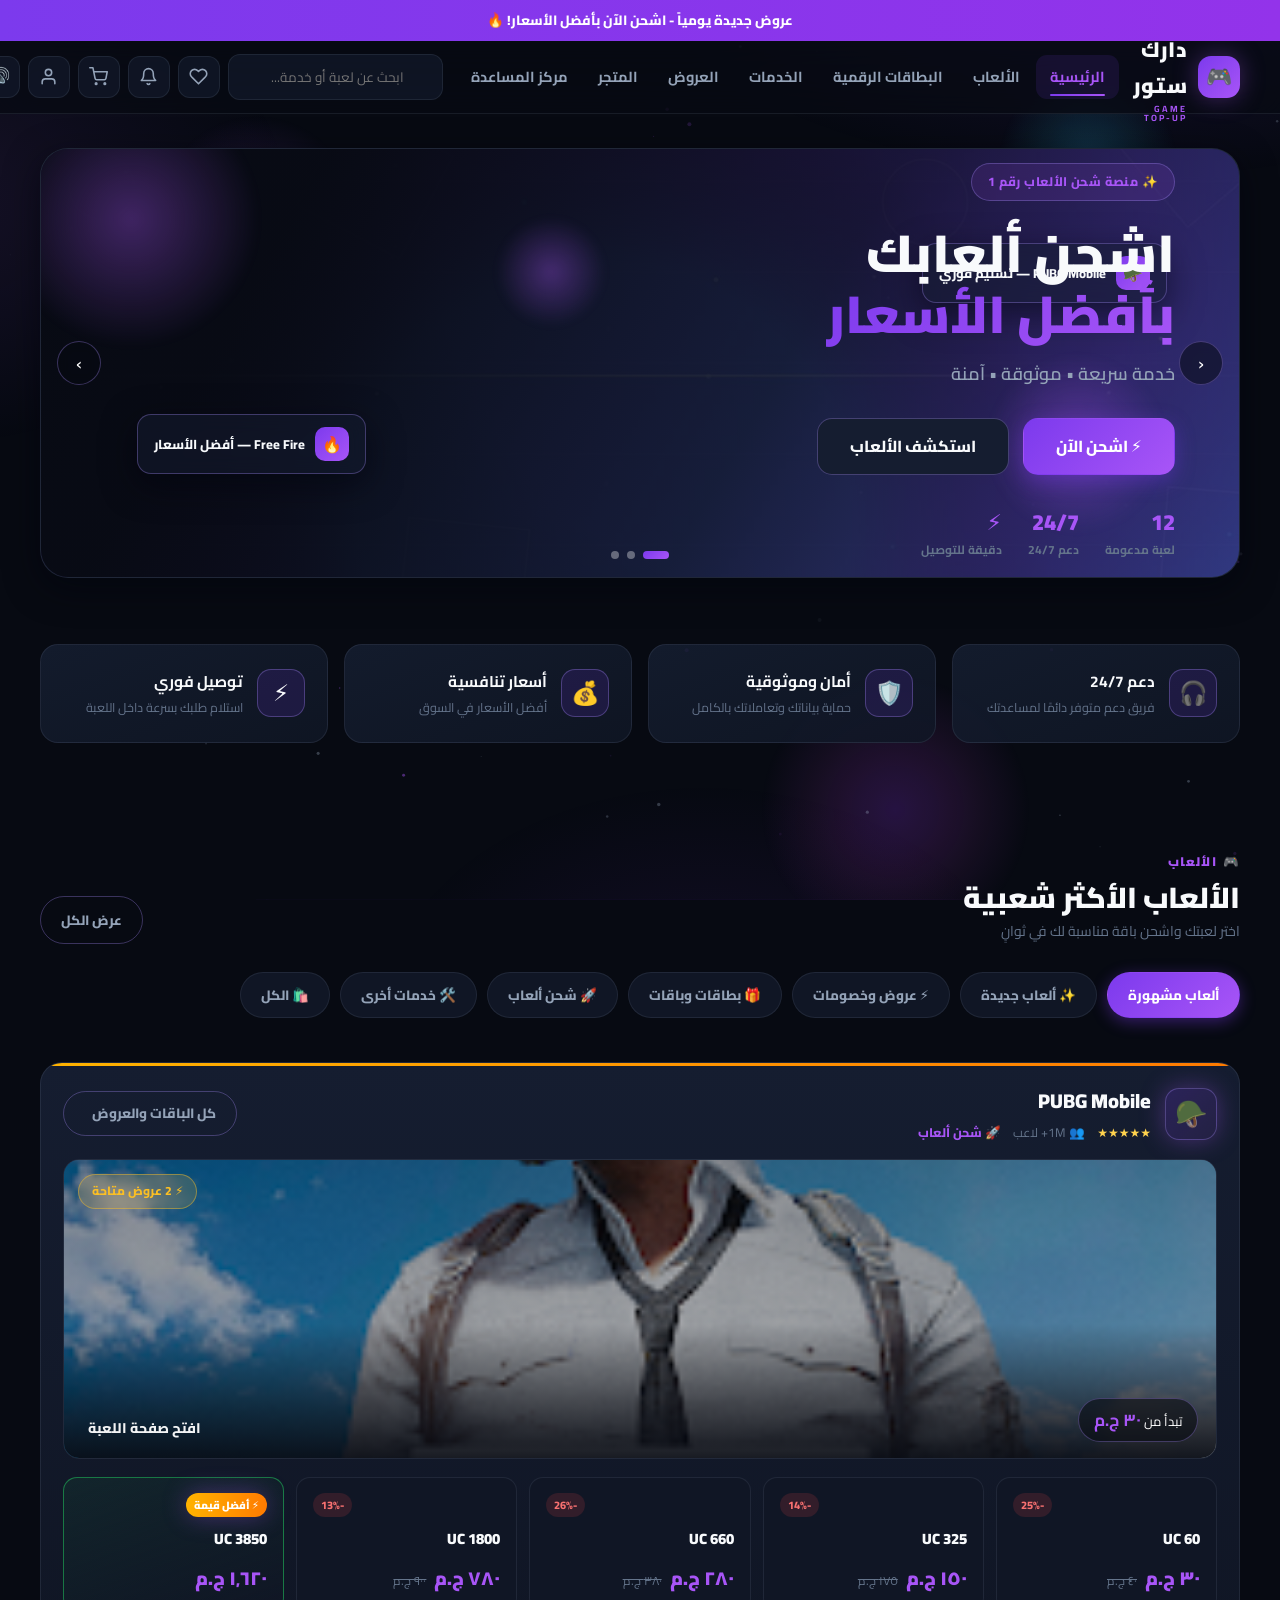
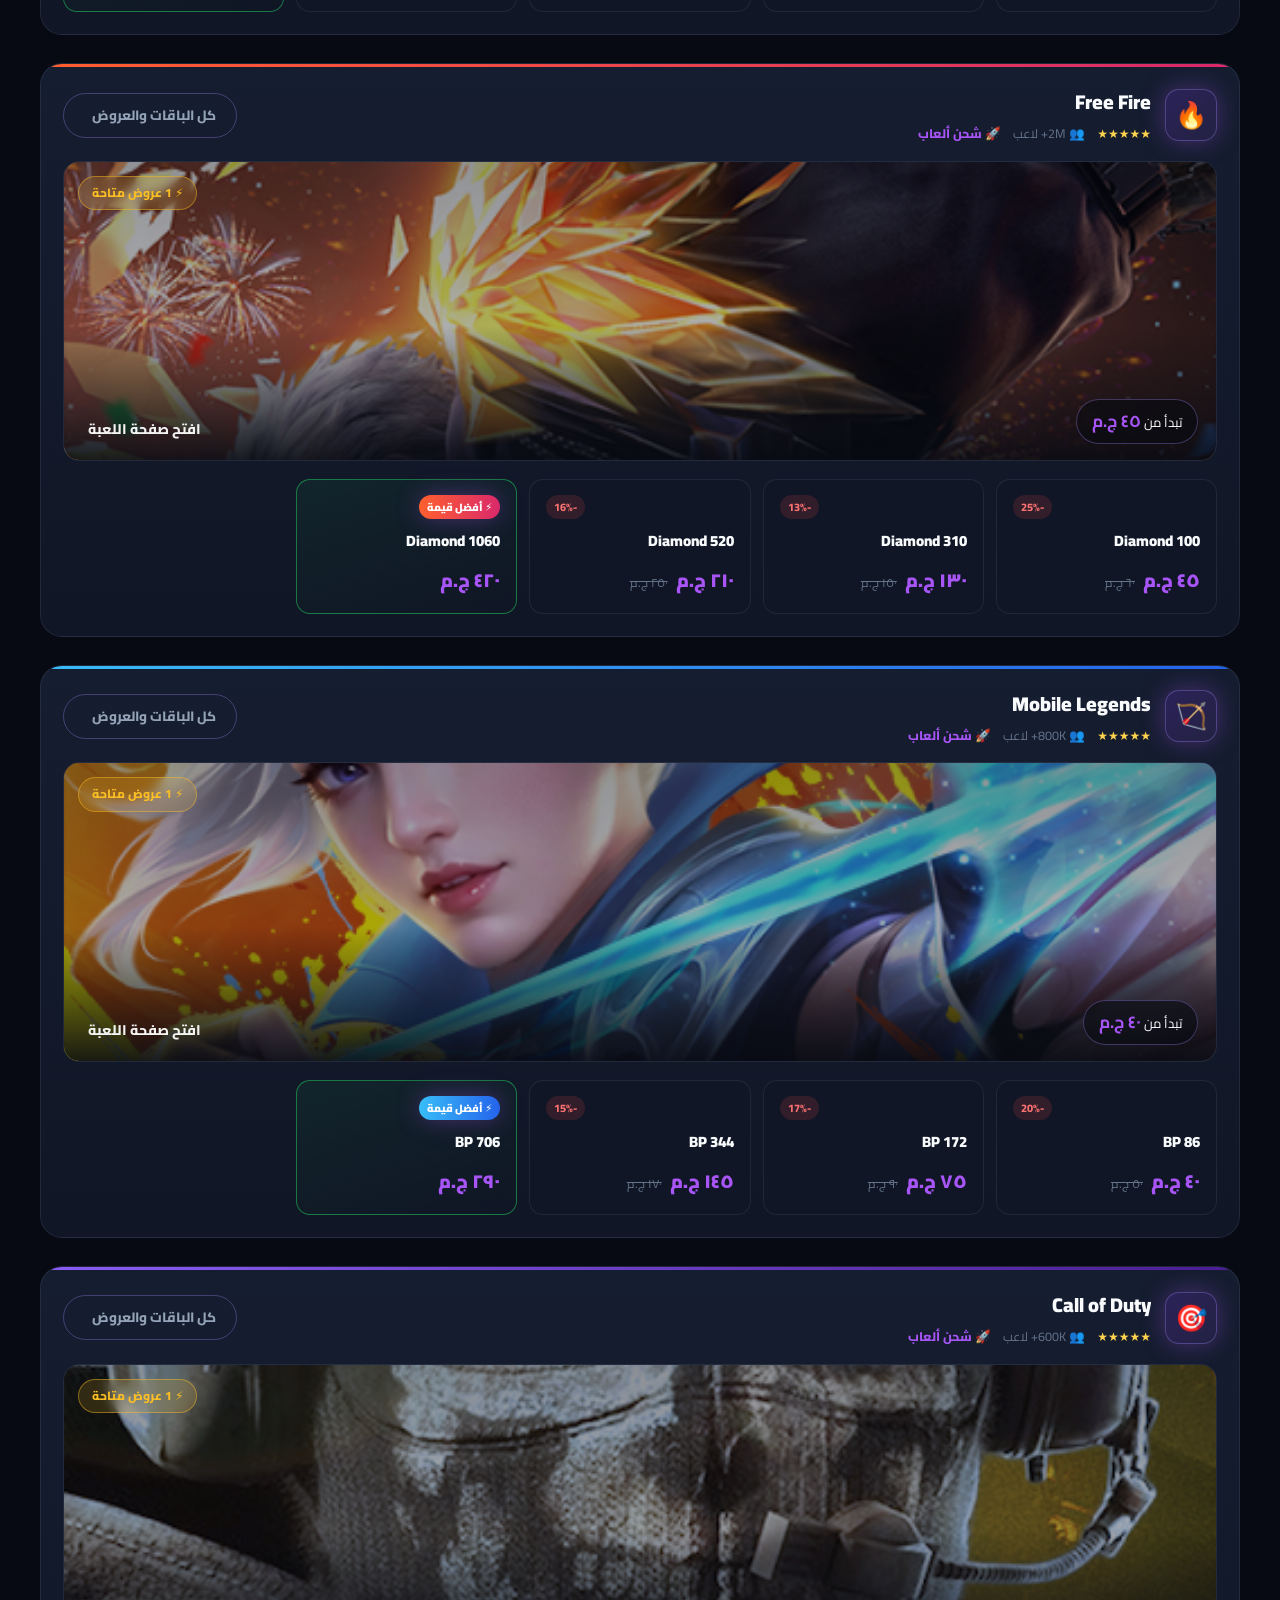
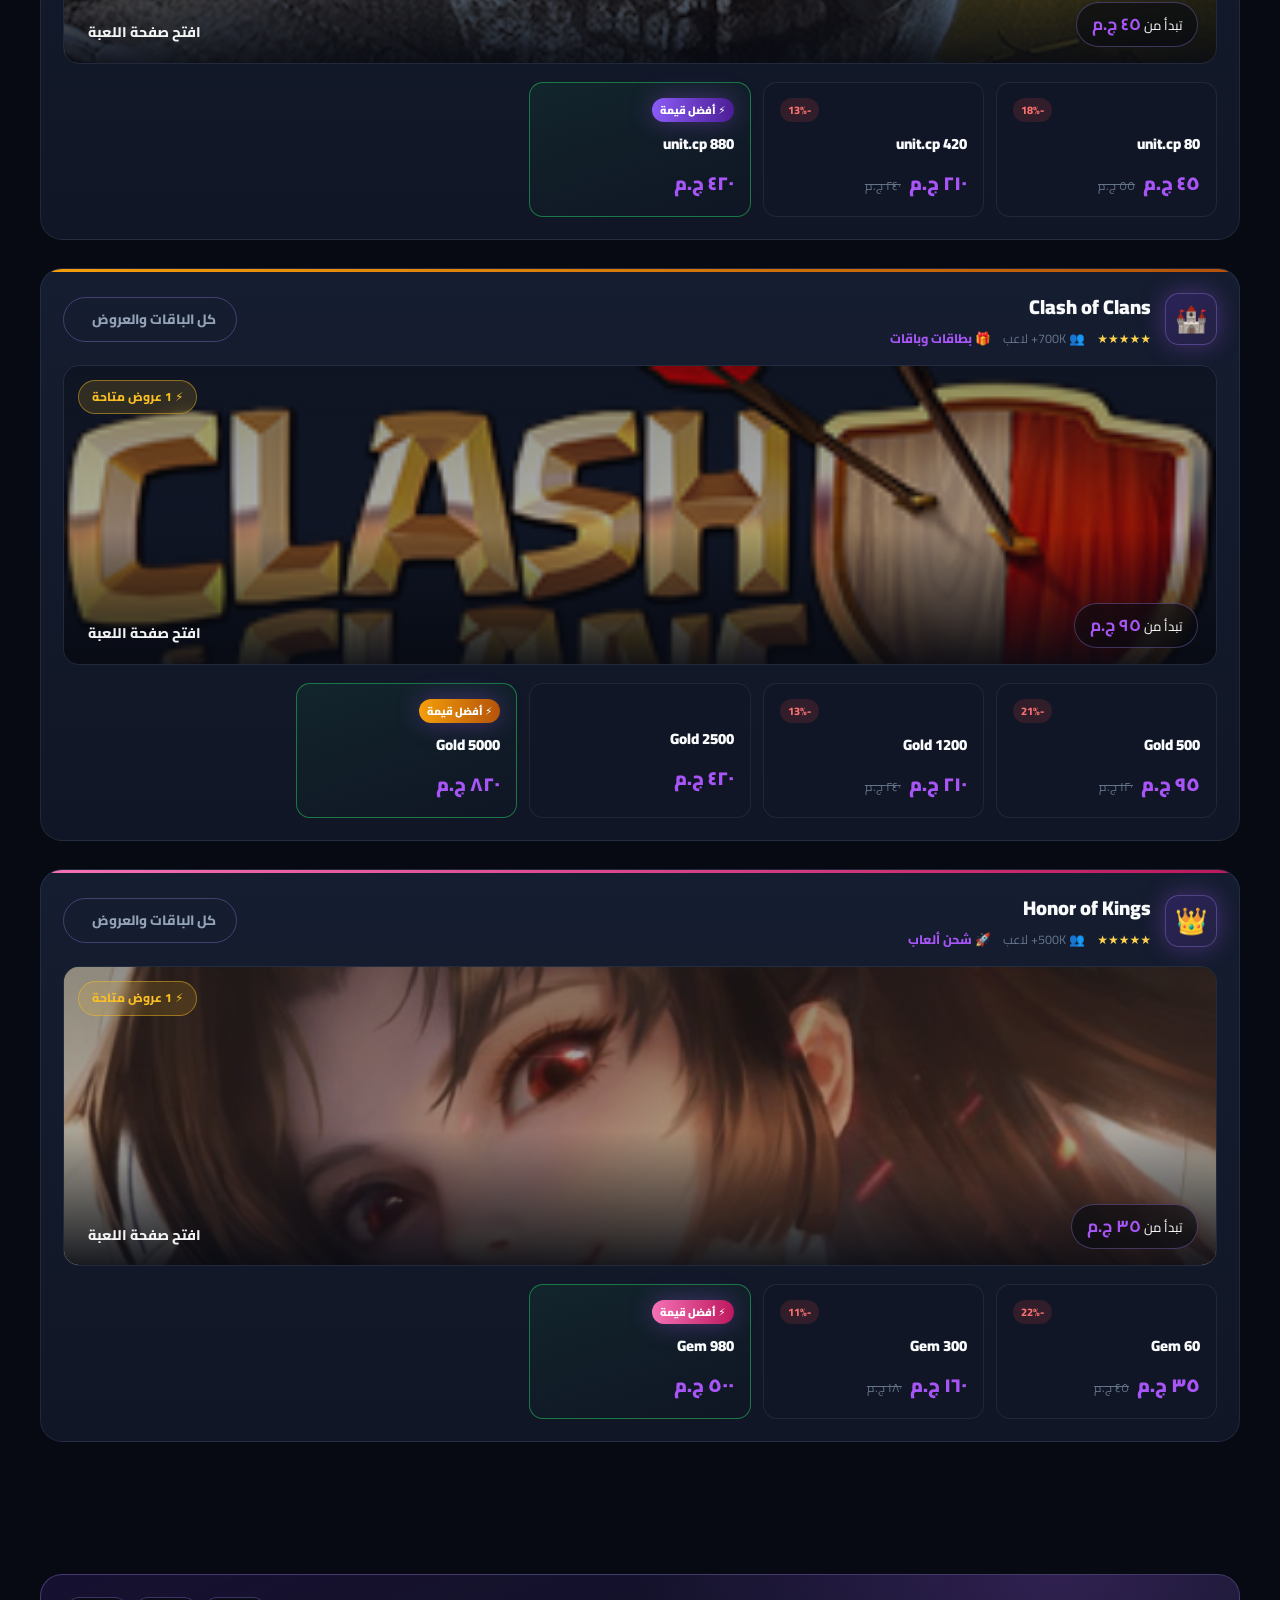
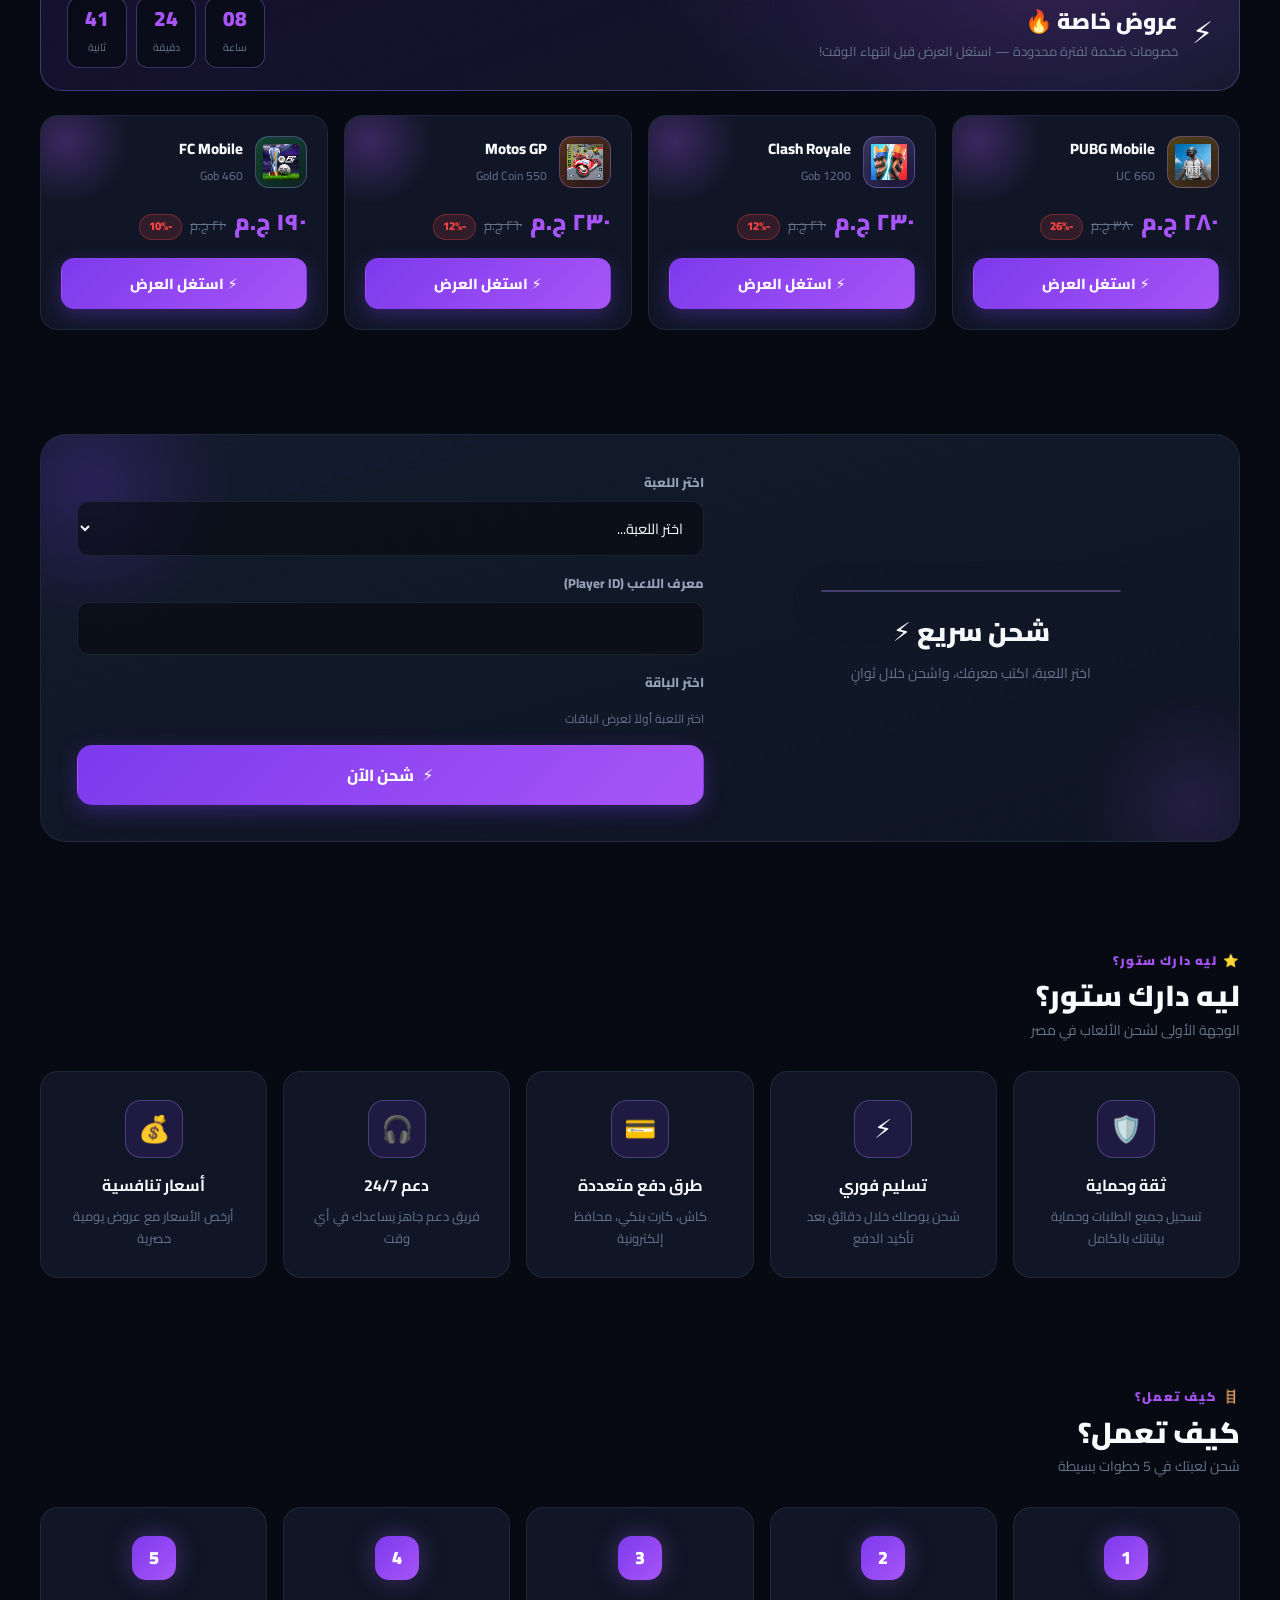
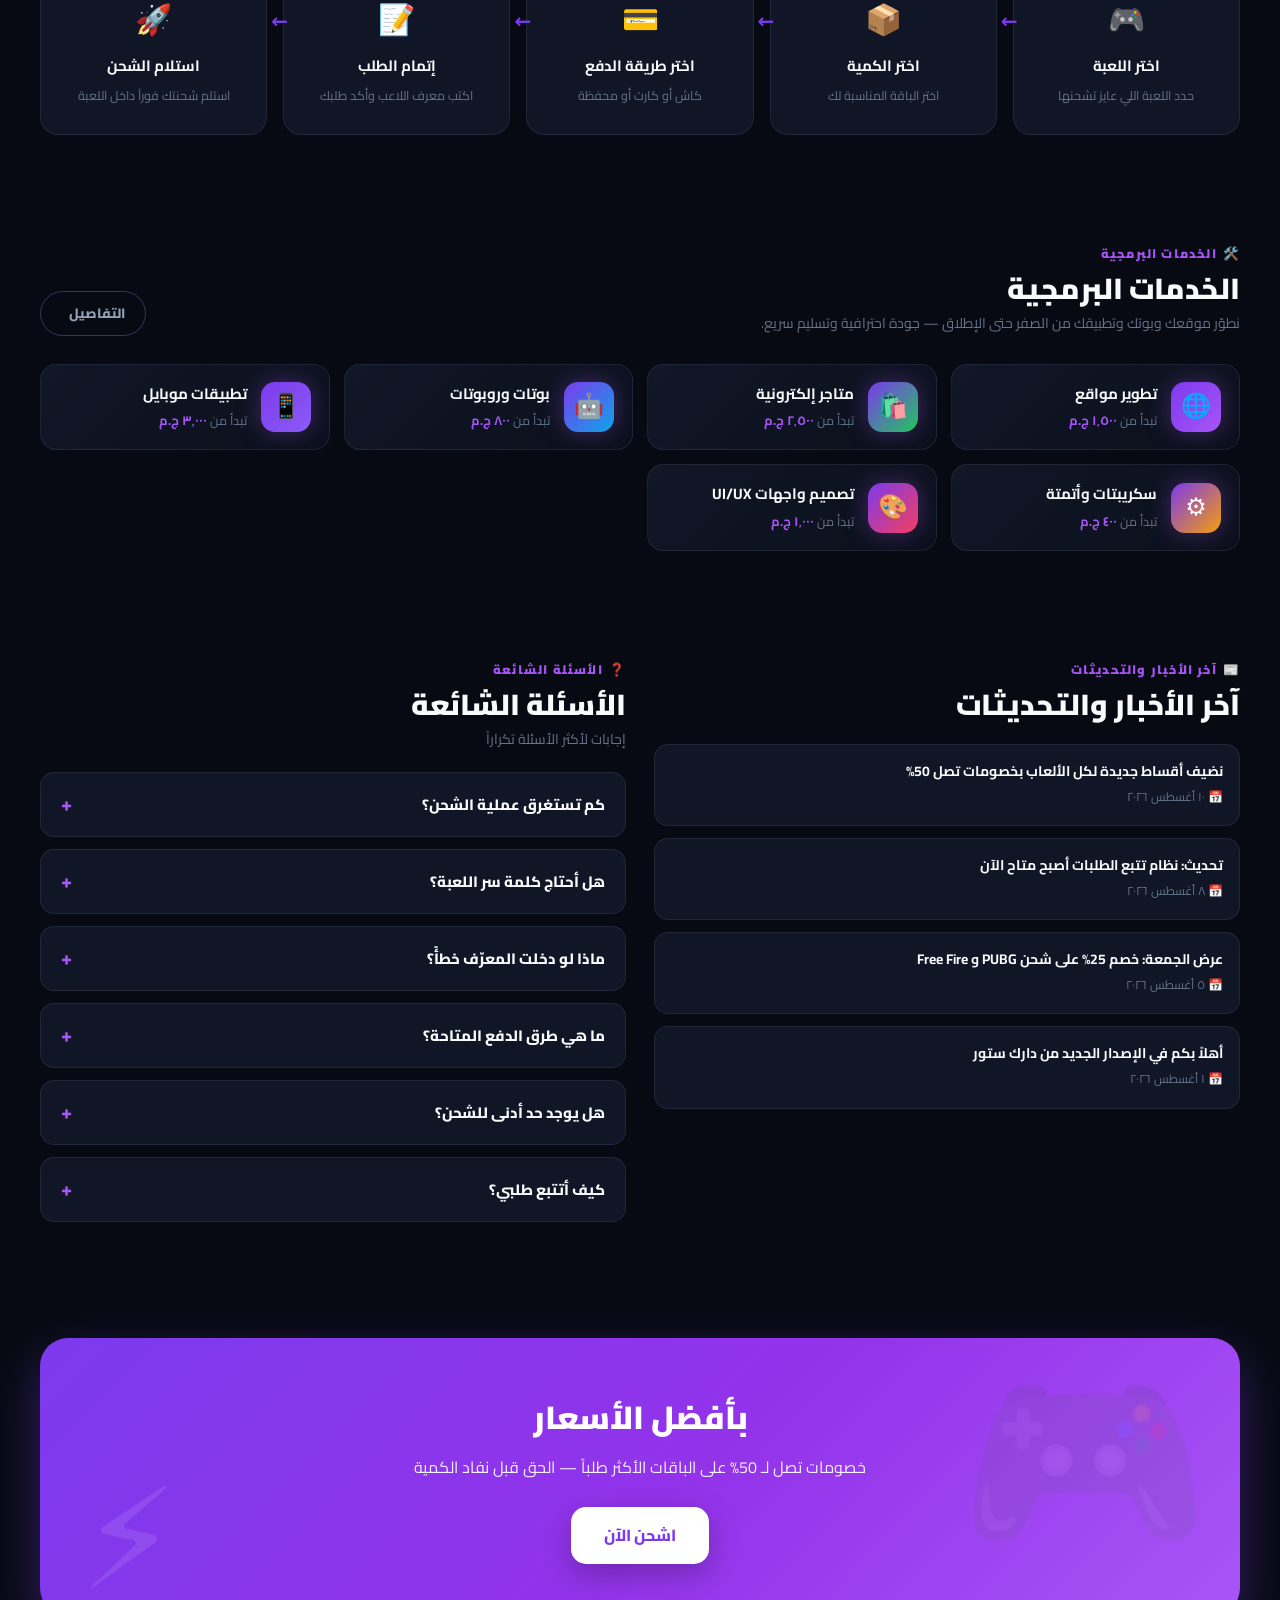
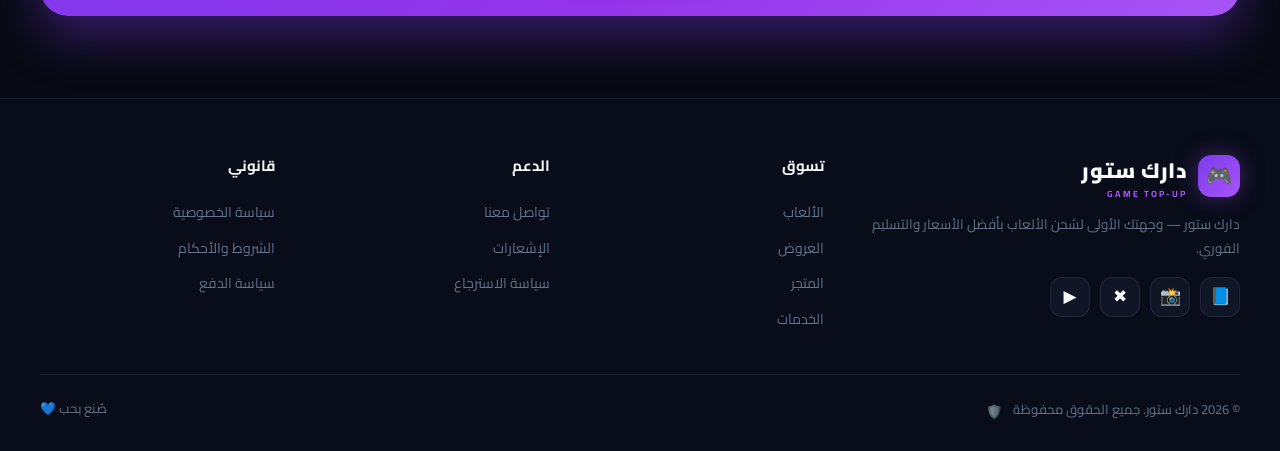
<file: index.html>
<!DOCTYPE html>
<html lang="ar" dir="rtl">
<head>
  <meta charset="UTF-8">
  <meta name="viewport" content="width=device-width, initial-scale=1.0">
  <title>دارك ستور — متجر شحن الألعاب</title>
  <meta name="description" content="دارك ستور — اشحن ألعابك المفضلة فوراً بأفضل الأسعار: PUBG، Free Fire، Mobile Legends، COD وأكثر.">
  <link rel="icon" href="data:image/svg+xml,<svg xmlns='http://www.w3.org/2000/svg' viewBox='0 0 100 100'><text y='.9em' font-size='90'>🎮</text></svg>">
  <link rel="preconnect" href="https://fonts.googleapis.com">
  <link rel="preconnect" href="https://fonts.gstatic.com" crossorigin>
  <link href="https://fonts.googleapis.com/css2?family=Cairo:wght@400;600;700;800;900&display=swap" rel="stylesheet">
  <link rel="stylesheet" href="css/style.css">
</head>
<body data-page="index">

  <!-- الهيدر (يُبنى عبر js/ui.js) -->
  <div id="appHeader"></div>

  <main class="main-content">

    <!-- الهيرو -->
    <section class="hero" aria-label="Hero">
      <div class="container">
        <div class="hero-slider" id="slider">
          <button class="slider-arrow prev" aria-label="السابق">‹</button>
          <button class="slider-arrow next" aria-label="التالي">›</button>
          <div class="slider-dots"></div>
        </div>
      </div>
    </section>

    <!-- الثقة -->
    <section class="section" style="padding-top:30px" aria-label="لماذا نحن">
      <div class="container">
        <div class="trust-grid" id="trustGrid"></div>
      </div>
    </section>

    <!-- الألعاب -->
    <section class="section" id="games">
      <div class="container">
        <div class="section-head reveal">
          <div>
            <span class="kick">🎮 <span data-i18n="nav.games"></span></span>
            <h2 data-i18n="games.title"></h2>
            <p class="sub" data-i18n="games.sub"></p>
          </div>
          <button class="link-all" id="showAllBtn" data-i18n="games.all">
            <span data-i18n="games.all"></span> <span class="arr"></span>
          </button>
        </div>
        <div class="cat-tabs" id="catTabs"></div>
        <div class="gs-list" id="gamesGrid"></div>
      </div>
    </section>

    <!-- عروض الفلاش -->
    <section class="section" id="flash">
      <div class="container">
        <div class="flash-head reveal">
          <div class="flash-title">
            <span class="bolt">⚡</span>
            <div>
              <h3 data-i18n="flash.title"></h3>
              <p data-i18n="flash.sub"></p>
            </div>
          </div>
          <div class="countdown" id="flashTimer" role="timer">
            <div><b id="tH">00</b><span data-i18n="flash.hours"></span></div>
            <div><b id="tM">00</b><span data-i18n="flash.mins"></span></div>
            <div><b id="tS">00</b><span data-i18n="flash.secs"></span></div>
          </div>
        </div>
        <div class="flash-grid" id="flashGrid"></div>
      </div>
    </section>

    <!-- شحن سريع -->
    <section class="section">
      <div class="container">
        <div class="widget reveal" id="topupWidget">
          <div class="widget-grid">
            <div class="widget-visual">
              <div class="wimg"><img src="https://picsum.photos/seed/widgetimg/600/400" alt="" loading="lazy" onerror="this.remove()"><span class="wemoji">🎮</span></div>
              <h3 data-i18n="widget.title"></h3>
              <p data-i18n="widget.sub"></p>
            </div>
            <div>
              <div class="field">
                <label for="widgetGame" data-i18n="widget.game"></label>
                <select class="select" id="widgetGame"></select>
              </div>
              <div class="field">
                <label for="widgetId" data-i18n="widget.player"></label>
                <input class="input" id="widgetId" type="text" autocomplete="off">
              </div>
              <div class="player-lookup" id="widgetLookup" hidden></div>
              <div class="field">
                <label data-i18n="widget.pkg"></label>
                <div class="pkg-list" id="widgetPkgs"><span class="hint" data-i18n="widget.pkgPh"></span></div>
              </div>
              <button class="btn btn-primary btn-lg btn-block btn-glow" id="widgetBtn">⚡ <span data-i18n="widget.btn"></span></button>
            </div>
          </div>
        </div>
      </div>
    </section>

    <!-- ليه دارك ستور -->
    <section class="section">
      <div class="container">
        <div class="section-head reveal">
          <div>
            <span class="kick">⭐ <span data-i18n="why.title"></span></span>
            <h2 data-i18n="why.title"></h2>
            <p class="sub" data-i18n="why.sub"></p>
          </div>
        </div>
        <div class="why-grid reveal">
          <div class="why-card"><span class="wicon">🛡️</span><b data-i18n="why.1t"></b><p data-i18n="why.1d"></p></div>
          <div class="why-card"><span class="wicon">⚡</span><b data-i18n="why.2t"></b><p data-i18n="why.2d"></p></div>
          <div class="why-card"><span class="wicon">💳</span><b data-i18n="why.3t"></b><p data-i18n="why.3d"></p></div>
          <div class="why-card"><span class="wicon">🎧</span><b data-i18n="why.4t"></b><p data-i18n="why.4d"></p></div>
          <div class="why-card"><span class="wicon">💰</span><b data-i18n="why.5t"></b><p data-i18n="why.5d"></p></div>
        </div>
      </div>
    </section>

    <!-- كيف تعمل -->
    <section class="section">
      <div class="container">
        <div class="section-head reveal">
          <div>
            <span class="kick">🪜 <span data-i18n="how.title"></span></span>
            <h2 data-i18n="how.title"></h2>
            <p class="sub" data-i18n="how.sub"></p>
          </div>
        </div>
        <div class="steps reveal">
          <div class="step"><span class="snum">1</span><span class="sicon">🎮</span><b data-i18n="how.1t"></b><p data-i18n="how.1d"></p></div>
          <div class="step"><span class="snum">2</span><span class="sicon">📦</span><b data-i18n="how.2t"></b><p data-i18n="how.2d"></p></div>
          <div class="step"><span class="snum">3</span><span class="sicon">💳</span><b data-i18n="how.3t"></b><p data-i18n="how.3d"></p></div>
          <div class="step"><span class="snum">4</span><span class="sicon">📝</span><b data-i18n="how.4t"></b><p data-i18n="how.4d"></p></div>
          <div class="step"><span class="snum">5</span><span class="sicon">🚀</span><b data-i18n="how.5t"></b><p data-i18n="how.5d"></p></div>
        </div>
      </div>
    </section>

    <!-- الخدمات البرمجية -->
    <section class="section" id="services">
      <div class="container">
        <div class="section-head reveal">
          <div>
            <span class="kick">🛠️ <span data-i18n="sv.title"></span></span>
            <h2 data-i18n="sv.title"></h2>
            <p class="sub" data-i18n="sv.sub"></p>
          </div>
          <a class="link-all" href="services.html">
            <span data-i18n="sv.details"></span> <span class="arr"></span>
          </a>
        </div>
        <div class="sv-mini-grid" id="servicesHomeGrid"></div>
      </div>
    </section>

    <!-- الأخبار + FAQ -->
    <section class="section" id="news">
      <div class="container">
        <div class="news-grid reveal">
          <div>
            <div class="section-head" style="margin-bottom:20px">
              <div>
                <span class="kick">📰 <span data-i18n="news.title"></span></span>
                <h2 data-i18n="news.title"></h2>
              </div>
            </div>
            <div class="news-list" id="newsList"></div>
          </div>
          <div id="support">
            <div class="section-head" style="margin-bottom:20px">
              <div>
                <span class="kick">❓ <span data-i18n="faq.title"></span></span>
                <h2 data-i18n="faq.title"></h2>
                <p class="sub" data-i18n="faq.sub"></p>
              </div>
            </div>
            <div id="faqList"></div>
          </div>
        </div>
      </div>
    </section>

    <!-- CTA -->
    <section class="section">
      <div class="container">
        <div class="cta-banner reveal">
          <h2 data-i18n="hero.titleB"></h2>
          <p data-i18n="hero.s2.sub"></p>
          <a href="#topupWidget" class="btn btn-lg" data-i18n="hero.cta"></a>
        </div>
      </div>
    </section>

  </main>

  <!-- الفوتر (يُبنى عبر js/ui.js) -->
  <div id="appFooter"></div>

  <!-- السلة -->
  <div class="overlay" id="overlay"></div>
  <aside class="drawer" id="drawer" aria-label="السلة">
    <div class="drawer-head"><h3>🛒 <span data-i18n="cart.title"></span></h3><button class="btn-icon modal-close" onclick="closeCart()" aria-label="إغلاق">✕</button></div>
    <div class="drawer-body"></div>
    <div class="drawer-foot"></div>
  </aside>

  <!-- مودال دخول الإدارة -->
  <div class="modal-backdrop" id="adminModal">
    <div class="modal admin-login-card">
      <button class="btn-icon modal-close" data-close="adminModal" aria-label="إغلاق">✕</button>
      <span class="lock">🛡️</span>
      <h1 data-i18n="a.login"></h1>
      <p data-i18n="a.loginSub"></p>
      <div class="field">
        <label for="adminPassInput" data-i18n="a.password"></label>
        <input class="input" id="adminPassInput" type="password" placeholder="••••••••">
      </div>
      <button class="btn btn-primary btn-lg btn-block" id="adminLoginBtn" data-i18n="a.enter"></button>
    </div>
  </div>

  <button id="backTop" aria-label="الصعود للأعلى">↑</button>
  <div class="toasts"></div>

  <script src="config/data.js"></script>
  <script src="config/i18n.js"></script>
  <script src="js/ui.js"></script>
  <script src="js/app.js"></script>
  <script src="js/sounds.js"></script>
  <script src="js/fx.js"></script>
  <script src="js/art.js"></script>
  <script src="js/lookup.js"></script>
  <script src="js/home.js"></script>
</body>
</html>
</file>
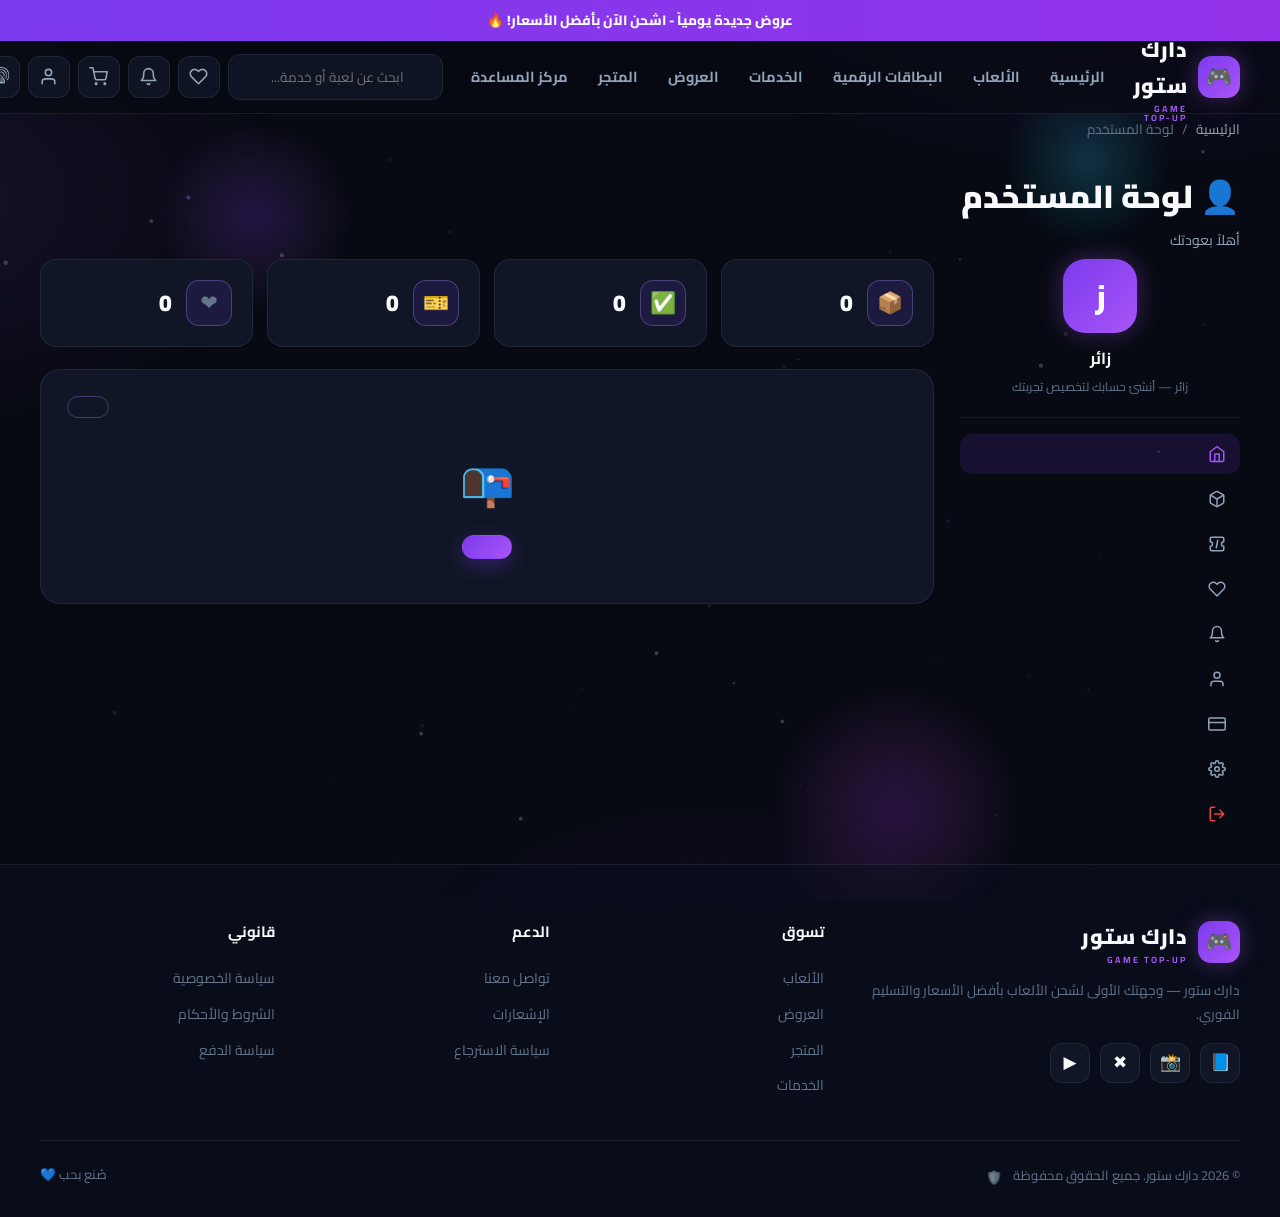
<file: account.html>
<!DOCTYPE html>
<html lang="ar" dir="rtl">
<head>
  <meta charset="UTF-8">
  <meta name="viewport" content="width=device-width, initial-scale=1.0">
  <title>دارك ستور — حسابي</title>
  <meta name="description" content="لوحة المستخدم في دارك ستور — الطلبات، التذاكر، المفضلة، الإشعارات.">
  <link rel="icon" href="data:image/svg+xml,<svg xmlns='http://www.w3.org/2000/svg' viewBox='0 0 100 100'><text y='.9em' font-size='90'>🎮</text></svg>">
  <link rel="preconnect" href="https://fonts.googleapis.com">
  <link rel="preconnect" href="https://fonts.gstatic.com" crossorigin>
  <link href="https://fonts.googleapis.com/css2?family=Cairo:wght@400;600;700;800;900&display=swap" rel="stylesheet">
  <link rel="stylesheet" href="css/style.css">
</head>
<body data-page="account">

  <div id="appHeader"></div>

  <main class="main-content">
    <div class="container">
      <nav class="breadcrumb" aria-label="breadcrumb">
        <a href="index.html" data-i18n="nav.home"></a> /
        <span data-i18n="acc.title"></span>
      </nav>
      <div class="page-title">
        <h1>👤 <span data-i18n="acc.title"></span></h1>
        <p data-i18n="acc.welcome"></p>
      </div>

      <div class="account-layout">
        <aside id="userSidebar"></aside>
        <div id="accountContent"></div>
      </div>
    </div>
  </main>

  <div id="appFooter"></div>

  <div class="overlay" id="overlay"></div>
  <aside class="drawer" id="drawer" aria-label="السلة">
    <div class="drawer-head"><h3>🛒 <span data-i18n="cart.title"></span></h3><button class="btn-icon modal-close" onclick="closeCart()" aria-label="إغلاق">✕</button></div>
    <div class="drawer-body"></div>
    <div class="drawer-foot"></div>
  </aside>

  <div class="modal-backdrop" id="adminModal">
    <div class="modal admin-login-card">
      <button class="btn-icon modal-close" data-close="adminModal" aria-label="إغلاق">✕</button>
      <span class="lock">🛡️</span>
      <h1 data-i18n="a.login"></h1>
      <p data-i18n="a.loginSub"></p>
      <div class="field">
        <label for="adminPassInput" data-i18n="a.password"></label>
        <input class="input" id="adminPassInput" type="password" placeholder="••••••••">
      </div>
      <button class="btn btn-primary btn-lg btn-block" id="adminLoginBtn" data-i18n="a.enter"></button>
    </div>
  </div>

  <button id="backTop" aria-label="الصعود للأعلى">↑</button>
  <div class="toasts"></div>

  <script src="config/data.js"></script>
  <script src="config/i18n.js"></script>
  <script src="js/ui.js"></script>
  <script src="js/app.js"></script>
  <script src="js/sounds.js"></script>
  <script src="js/fx.js"></script>
  <script src="js/art.js"></script>
  <script src="js/account.js"></script>
</body>
</html>
</file>
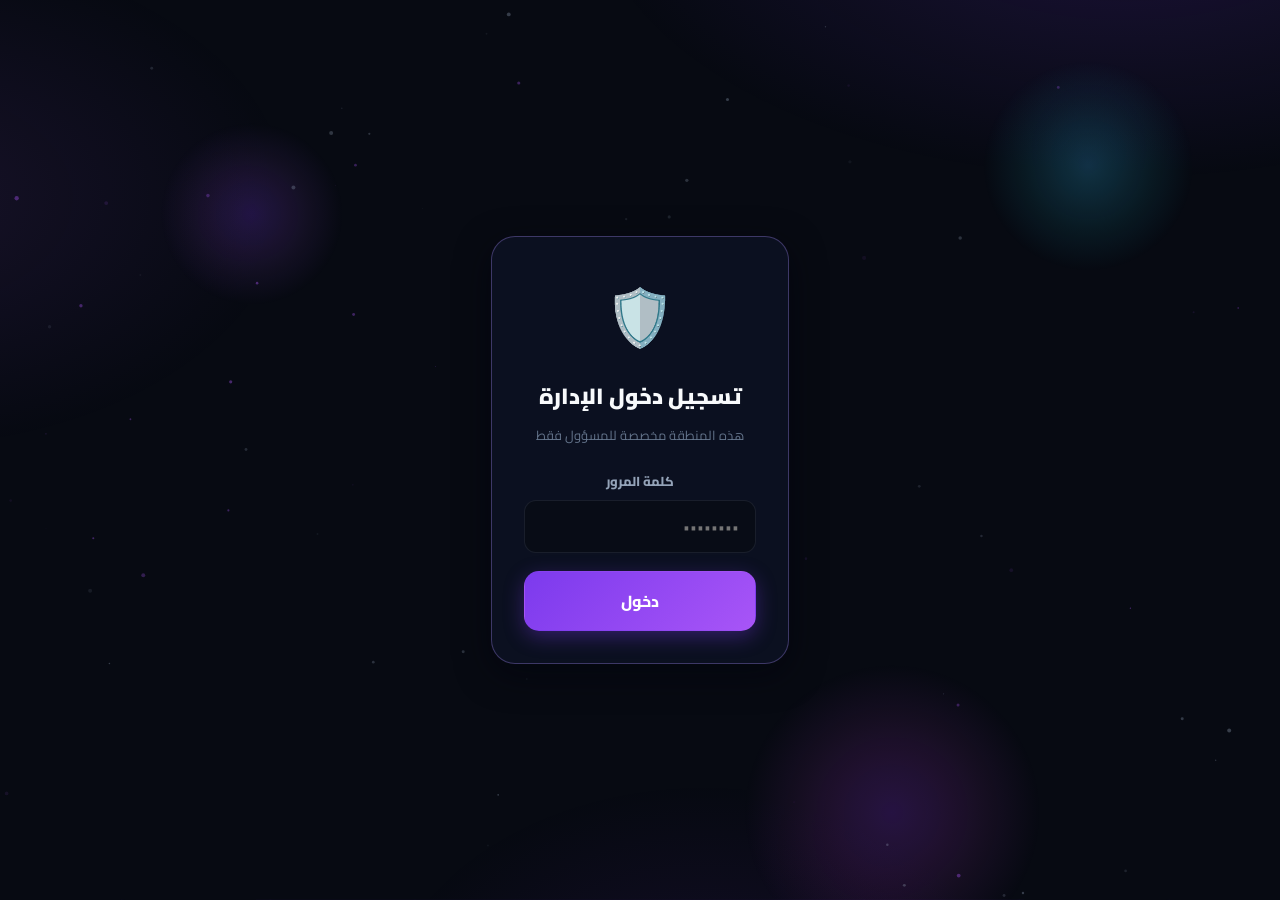
<file: admin.html>
<!DOCTYPE html>
<html lang="ar" dir="rtl">
<head>
  <meta charset="UTF-8">
  <meta name="viewport" content="width=device-width, initial-scale=1.0">
  <title>دارك ستور — لوحة الإدارة</title>
  <meta name="description" content="لوحة تحكم دارك ستور.">
  <meta name="robots" content="noindex">
  <link rel="icon" href="data:image/svg+xml,<svg xmlns='http://www.w3.org/2000/svg' viewBox='0 0 100 100'><text y='.9em' font-size='90'>🛠️</text></svg>">
  <link rel="preconnect" href="https://fonts.googleapis.com">
  <link rel="preconnect" href="https://fonts.gstatic.com" crossorigin>
  <link href="https://fonts.googleapis.com/css2?family=Cairo:wght@400;600;700;800;900&display=swap" rel="stylesheet">
  <link rel="stylesheet" href="css/style.css">
</head>
<body data-page="admin">

  <div id="adminBody" class="admin-body">
    <div class="admin-sidebar-backdrop" id="adminBackdrop"></div>
    <aside class="admin-sidebar" id="adminSidebar"></aside>
    <main class="admin-main">
      <div class="admin-top">
        <div>
          <button class="icon-btn hamburger" id="adminHamburger" style="display:none" aria-label="Menu"></button>
          <h1 id="adminTitle" data-i18n="a.dashboard"></h1>
          <span class="a-date" id="adminDate"></span>
        </div>
        <span class="badge purple">🛡️ <span data-i18n="a.welcome"></span></span>
      </div>
      <div id="adminMainContent"></div>
    </main>
  </div>

  <div class="toasts"></div>

  <script src="config/data.js"></script>
  <script src="config/i18n.js"></script>
  <script src="js/ui.js"></script>
  <script src="js/app.js"></script>
  <script src="js/sounds.js"></script>
  <script src="js/fx.js"></script>
  <script src="js/art.js"></script>
  <script src="js/admin.js"></script>
</body>
</html>
</file>
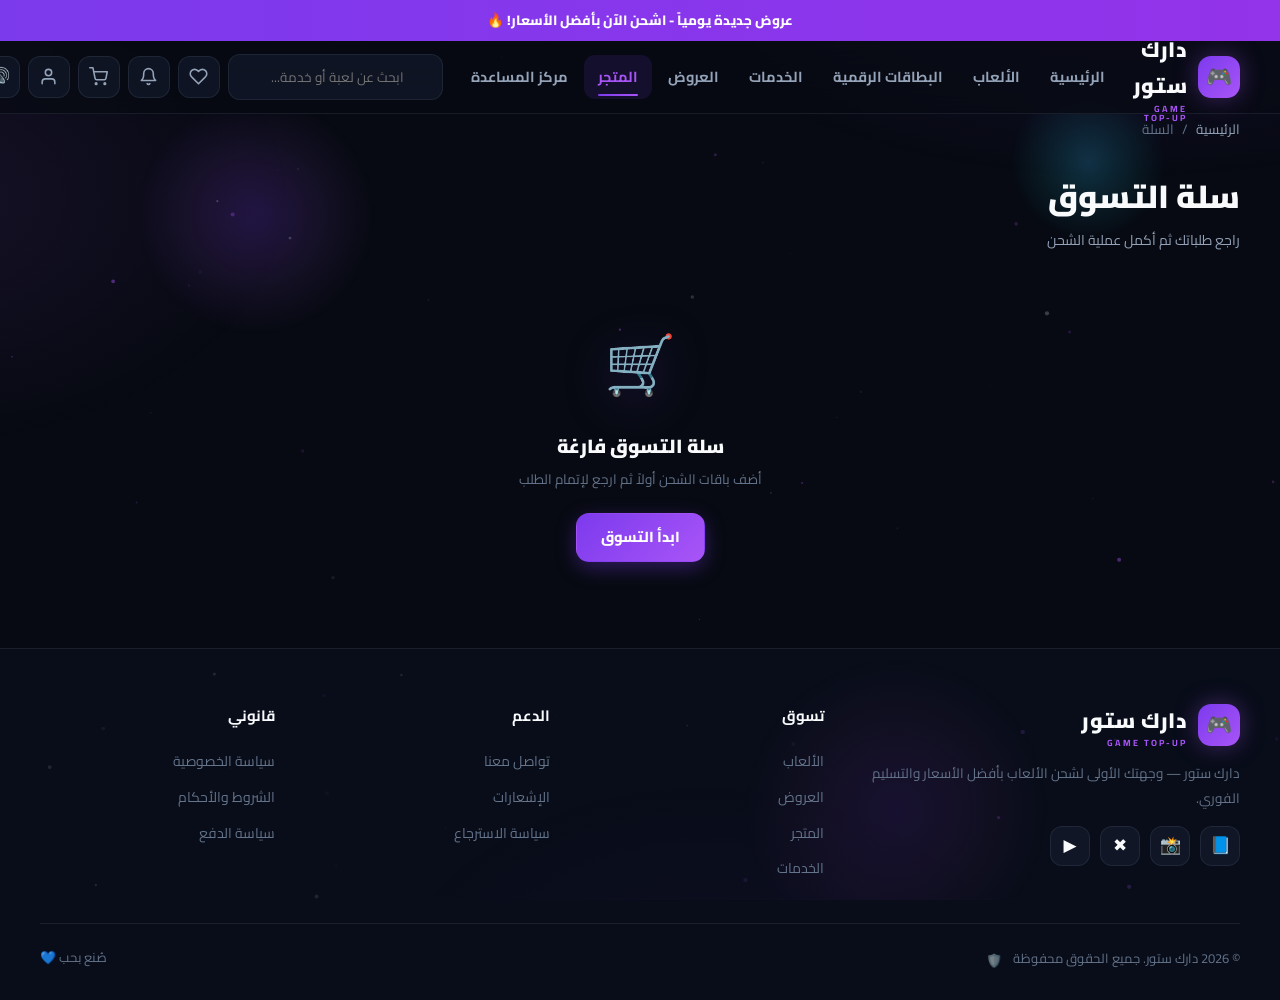
<file: cart.html>
<!DOCTYPE html>
<html lang="ar" dir="rtl">
<head>
  <meta charset="UTF-8">
  <meta name="viewport" content="width=device-width, initial-scale=1.0">
  <title>دارك ستور — سلة التسوق</title>
  <meta name="description" content="راجع سلة الشحن الخاصة بك وأكمل عملية الدفع في دارك ستور.">
  <link rel="icon" href="data:image/svg+xml,<svg xmlns='http://www.w3.org/2000/svg' viewBox='0 0 100 100'><text y='.9em' font-size='90'>🎮</text></svg>">
  <link rel="preconnect" href="https://fonts.googleapis.com">
  <link rel="preconnect" href="https://fonts.gstatic.com" crossorigin>
  <link href="https://fonts.googleapis.com/css2?family=Cairo:wght@400;600;700;800;900&display=swap" rel="stylesheet">
  <link rel="stylesheet" href="css/style.css">
</head>
<body data-page="cart">

  <div id="appHeader"></div>

  <main class="main-content">
    <div class="container">
      <nav class="breadcrumb" aria-label="breadcrumb">
        <a href="index.html" data-i18n="nav.home"></a> /
        <span data-i18n="nav.cart"></span>
      </nav>
      <div class="page-title">
        <h1 data-i18n="cartPage.title"></h1>
        <p data-i18n="cartPage.sub"></p>
      </div>

      <div class="cart-page-grid" id="cartPageRoot"></div>
    </div>
  </main>

  <div id="appFooter"></div>

  <div class="overlay" id="overlay"></div>
  <aside class="drawer" id="drawer" aria-label="السلة">
    <div class="drawer-head"><h3>🛒 <span data-i18n="cart.title"></span></h3><button class="btn-icon modal-close" onclick="closeCart()" aria-label="إغلاق">✕</button></div>
    <div class="drawer-body"></div>
    <div class="drawer-foot"></div>
  </aside>

  <div class="modal-backdrop" id="adminModal">
    <div class="modal admin-login-card">
      <button class="btn-icon modal-close" data-close="adminModal" aria-label="إغلاق">✕</button>
      <span class="lock">🛡️</span>
      <h1 data-i18n="a.login"></h1>
      <p data-i18n="a.loginSub"></p>
      <div class="field">
        <label for="adminPassInput" data-i18n="a.password"></label>
        <input class="input" id="adminPassInput" type="password" placeholder="••••••••">
      </div>
      <button class="btn btn-primary btn-lg btn-block" id="adminLoginBtn" data-i18n="a.enter"></button>
    </div>
  </div>

  <button id="backTop" aria-label="الصعود للأعلى">↑</button>
  <div class="toasts"></div>

  <script src="config/data.js"></script>
  <script src="config/i18n.js"></script>
  <script src="js/ui.js"></script>
  <script src="js/app.js"></script>
  <script src="js/sounds.js"></script>
  <script src="js/fx.js"></script>
  <script src="js/art.js"></script>
  <script src="js/cart.js"></script>
</body>
</html>
</file>
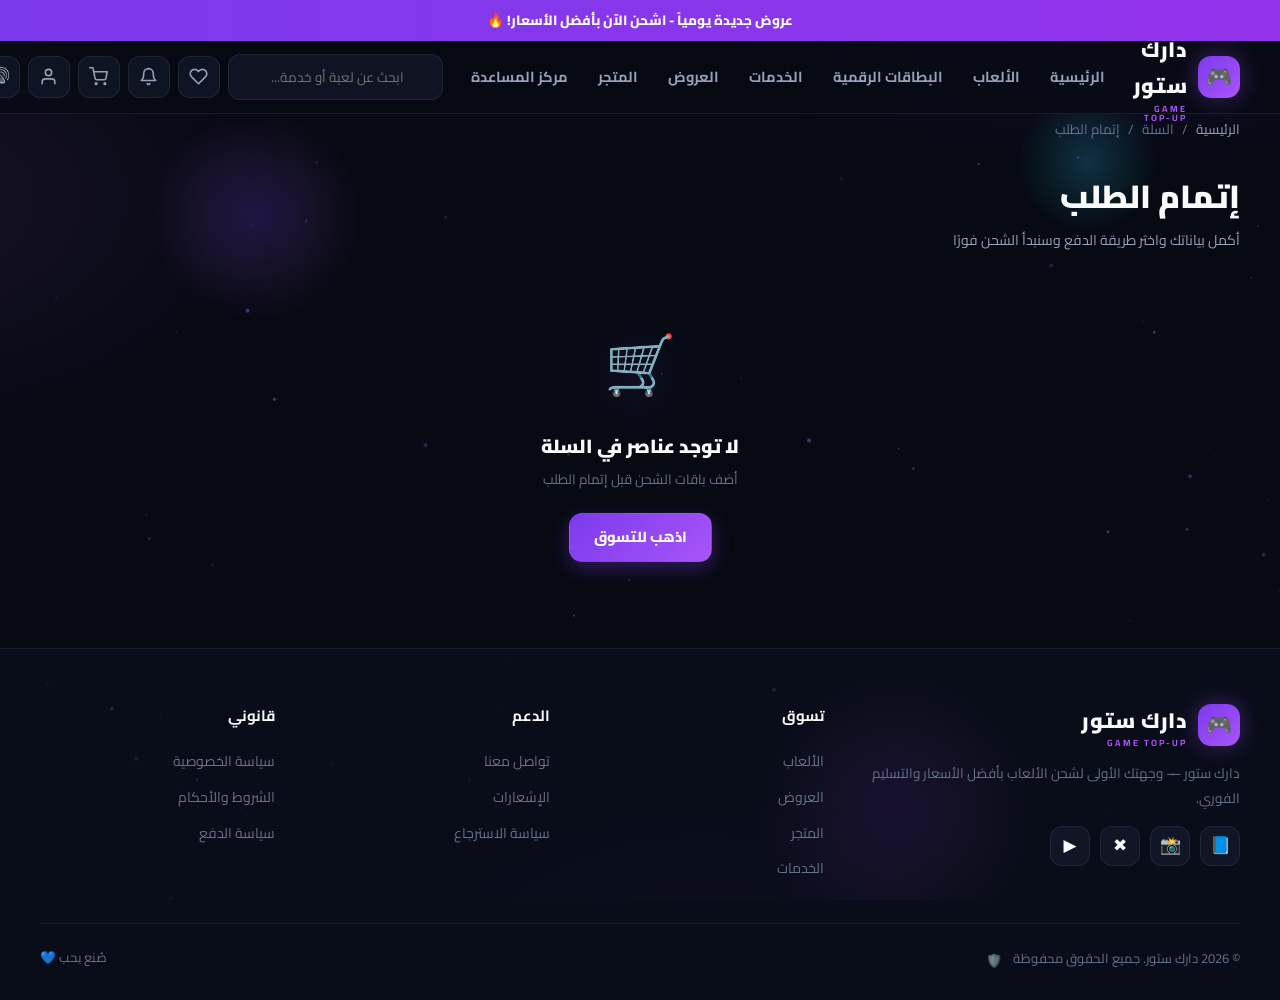
<file: checkout.html>
<!DOCTYPE html>
<html lang="ar" dir="rtl">
<head>
  <meta charset="UTF-8">
  <meta name="viewport" content="width=device-width, initial-scale=1.0">
  <title>دارك ستور — إتمام الطلب</title>
  <meta name="description" content="أكمل بياناتك واختر طريقة الدفع لإتمام طلب الشحن في دارك ستور.">
  <link rel="icon" href="data:image/svg+xml,<svg xmlns='http://www.w3.org/2000/svg' viewBox='0 0 100 100'><text y='.9em' font-size='90'>🎮</text></svg>">
  <link rel="preconnect" href="https://fonts.googleapis.com">
  <link rel="preconnect" href="https://fonts.gstatic.com" crossorigin>
  <link href="https://fonts.googleapis.com/css2?family=Cairo:wght@400;600;700;800;900&display=swap" rel="stylesheet">
  <link rel="stylesheet" href="css/style.css">
</head>
<body data-page="checkout">

  <div id="appHeader"></div>

  <main class="main-content">
    <div class="container">
      <nav class="breadcrumb" aria-label="breadcrumb">
        <a href="index.html" data-i18n="nav.home"></a> /
        <span data-i18n="nav.cart"></span> /
        <span data-i18n="check.title"></span>
      </nav>
      <div class="page-title">
        <h1 data-i18n="check.title"></h1>
        <p data-i18n="check.sub"></p>
      </div>

      <div id="checkRoot"></div>
    </div>
  </main>

  <div id="appFooter"></div>

  <div class="overlay" id="overlay"></div>
  <aside class="drawer" id="drawer" aria-label="السلة">
    <div class="drawer-head"><h3>🛒 <span data-i18n="cart.title"></span></h3><button class="btn-icon modal-close" onclick="closeCart()" aria-label="إغلاق">✕</button></div>
    <div class="drawer-body"></div>
    <div class="drawer-foot"></div>
  </aside>

  <div class="modal-backdrop" id="adminModal">
    <div class="modal admin-login-card">
      <button class="btn-icon modal-close" data-close="adminModal" aria-label="إغلاق">✕</button>
      <span class="lock">🛡️</span>
      <h1 data-i18n="a.login"></h1>
      <p data-i18n="a.loginSub"></p>
      <div class="field">
        <label for="adminPassInput" data-i18n="a.password"></label>
        <input class="input" id="adminPassInput" type="password" placeholder="••••••••">
      </div>
      <button class="btn btn-primary btn-lg btn-block" id="adminLoginBtn" data-i18n="a.enter"></button>
    </div>
  </div>

  <button id="backTop" aria-label="الصعود للأعلى">↑</button>
  <div class="toasts"></div>

  <script src="config/data.js"></script>
  <script src="config/i18n.js"></script>
  <script src="js/ui.js"></script>
  <script src="js/app.js"></script>
  <script src="js/sounds.js"></script>
  <script src="js/fx.js"></script>
  <script src="js/art.js"></script>
  <script src="js/checkout.js"></script>
</body>
</html>
</file>
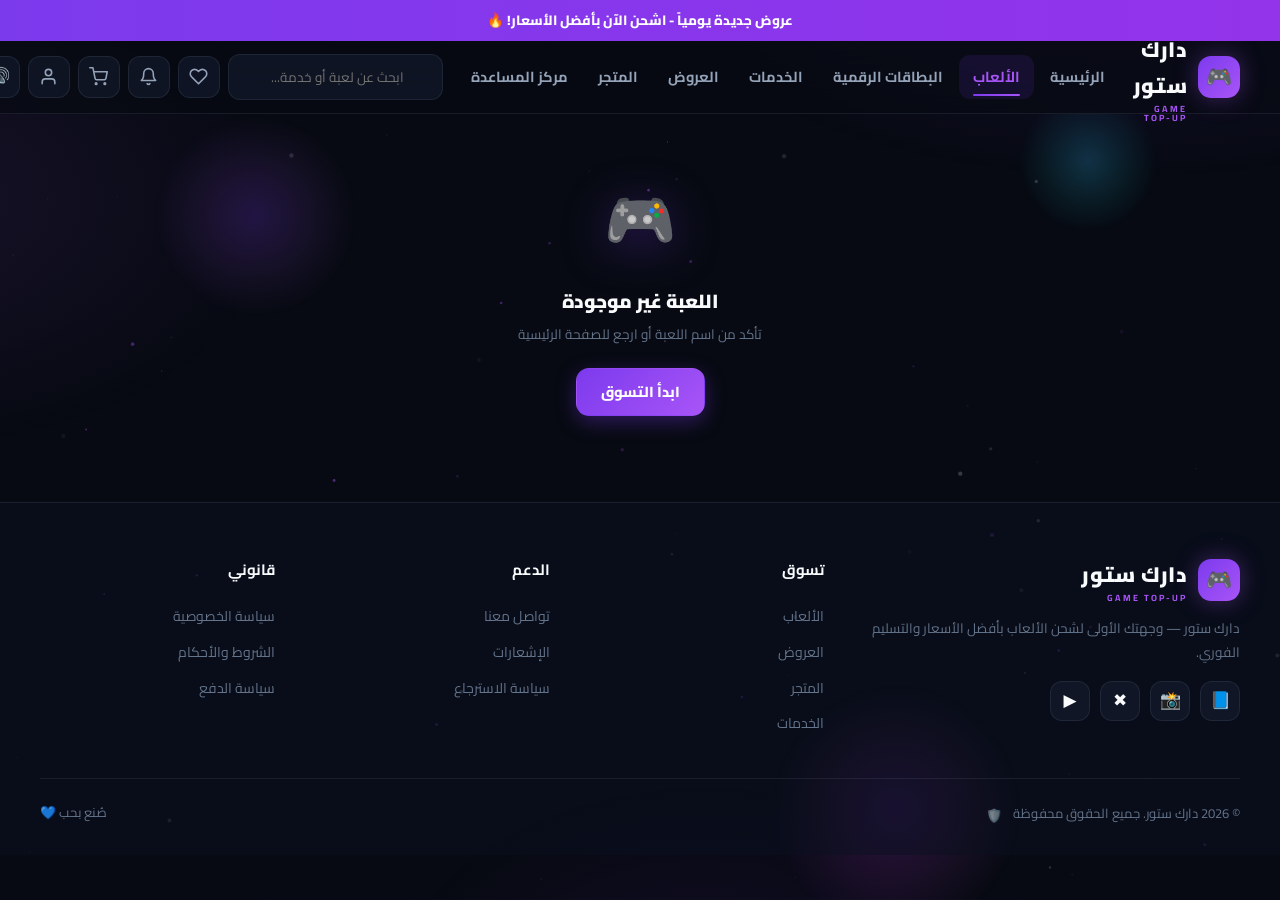
<file: game.html>
<!DOCTYPE html>
<html lang="ar" dir="rtl">
<head>
  <meta charset="UTF-8">
  <meta name="viewport" content="width=device-width, initial-scale=1.0">
  <title>دارك ستور — باقات وعروض الألعاب</title>
  <meta name="description" content="صفحة كل لعبة في دارك ستور — كل الباقات والأسعار والعروض والخصومات بكل تفاصيلها مع شحن فوري.">
  <link rel="icon" href="data:image/svg+xml,<svg xmlns='http://www.w3.org/2000/svg' viewBox='0 0 100 100'><text y='.9em' font-size='90'>🎮</text></svg>">
  <link rel="preconnect" href="https://fonts.googleapis.com">
  <link rel="preconnect" href="https://fonts.gstatic.com" crossorigin>
  <link href="https://fonts.googleapis.com/css2?family=Cairo:wght@400;600;700;800;900&display=swap" rel="stylesheet">
  <link rel="stylesheet" href="css/style.css">
</head>
<body data-page="game">

  <div id="appHeader"></div>

  <main class="main-content">
    <div class="container">

      <nav class="breadcrumb" aria-label="breadcrumb">
        <a href="index.html" data-i18n="nav.home"></a> /
        <a href="index.html#games" data-i18n="nav.games"></a> /
        <span id="gxCrumb"></span>
      </nav>

      <!-- الهيرو الخاص باللعبة -->
      <section class="gx-hero reveal" id="gxHero">
        <div class="gx-hero-media">
          <img class="gx-hero-img" id="gxHeroImg" src="" alt="" onerror="imgOnError(this, '')">
          <div class="gx-hero-art" id="gxHeroArt"></div>
          <div class="gx-badge" id="gxHeroBadge"></div>
        </div>
        <div class="gx-hero-info">
          <span class="gx-kick" id="gxKick"></span>
          <h1 id="gxTitle"></h1>
          <p class="gx-desc" id="gxDesc"></p>
          <div class="gx-meta">
            <span class="stars" id="gxStars"></span>
            <span id="gxPlayers"></span>
            <span class="prod-cat" id="gxCat"></span>
          </div>
          <div class="gx-servers" id="gxServers"></div>
          <div class="gx-actions">
            <a href="#gxBuy" class="btn btn-primary btn-lg btn-glow" id="gxCta">⚡ <span data-i18n="gx.cta"></span></a>
            <a href="#gxPkgs" class="btn btn-ghost btn-lg" id="gxPkgsBtn"><span data-i18n="gx.pkgs"></span></a>
            <button class="btn btn-ghost btn-lg" id="gxFav">♡</button>
            <a href="product.html?game=X" class="btn btn-ghost btn-lg gx-quick" id="gxQuick"><span data-i18n="gx.quick"></span></a>
          </div>
        </div>
      </section>

      <!-- إحصائيات سريعة -->
      <section class="gx-stats reveal" id="gxStats"></section>

      <!-- كل الباقات والأسعار -->
      <section class="section" id="gxPkgs">
        <div class="section-head reveal">
          <div>
            <span class="kick">📦 <span data-i18n="gx.pkgs"></span></span>
            <h2 data-i18n="gx.pkgs"></h2>
            <p class="sub" data-i18n="gx.pkgsSub"></p>
          </div>
        </div>
        <div class="gx-pkgs" id="gxPkgsGrid"></div>
      </section>

      <!-- عروض اللعبة -->
      <section class="section" id="gxOffers">
        <div class="section-head reveal">
          <div>
            <span class="kick">⚡ <span data-i18n="gx.offers"></span></span>
            <h2 data-i18n="gx.offers"></h2>
            <p class="sub" data-i18n="gx.offersSub"></p>
          </div>
        </div>
        <div class="gx-offers" id="gxOffersGrid"></div>
      </section>

      <!-- الشحن السريع -->
      <section class="section" id="gxBuy">
        <div class="container-inner">
          <div class="widget reveal">
            <div class="widget-grid">
              <div class="widget-visual">
                <div class="wimg"><img id="gxWimg" src="" alt=""><span class="wemoji" id="gxWemoji">🎮</span></div>
                <h3 id="gxWtitle"></h3>
                <p data-i18n="widget.sub"></p>
              </div>
              <div>
                <div class="field">
                  <label data-i18n="product.pkg"></label>
                  <div class="pkg-list" id="gxBuyPkgs"></div>
                </div>
                <div class="field" id="gxServerField" style="display:none">
                  <label for="gxServer" data-i18n="product.server"></label>
                  <select class="select" id="gxServer"></select>
                </div>
                <div class="field">
                  <label for="gxPlayerId" data-i18n="product.playerId"></label>
                  <input class="input" id="gxPlayerId" type="text" autocomplete="off">
                </div>
                <div class="player-lookup" id="gxLookup" hidden></div>
                <div class="field">
                  <label data-i18n="product.qty"></label>
                  <div class="qty-stepper">
                    <button type="button" data-q="-1" aria-label="−">−</button>
                    <span>1</span>
                    <button type="button" data-q="1" aria-label="+">+</button>
                  </div>
                </div>
                <div class="gx-buy-actions">
                  <button class="btn btn-primary btn-lg btn-glow" id="gxBuyNow">⚡ <span data-i18n="gx.buyNow"></span></button>
                  <button class="btn btn-ghost btn-lg" id="gxAddCart">🛒 <span data-i18n="gx.addCart"></span></button>
                </div>
              </div>
            </div>
          </div>
        </div>
      </section>

      <!-- طريقة الشحن -->
      <section class="section" id="gxHow">
        <div class="section-head reveal">
          <div>
            <span class="kick">🪜 <span data-i18n="gx.how"></span></span>
            <h2 data-i18n="gx.how"></h2>
            <p class="sub" data-i18n="gx.howSub"></p>
          </div>
        </div>
        <div class="steps reveal" id="gxSteps"></div>
      </section>

      <!-- التقييمات -->
      <section class="section" id="gxReviews">
        <div class="section-head reveal">
          <div>
            <span class="kick">⭐ <span data-i18n="gx.reviews"></span></span>
            <h2 data-i18n="gx.reviews"></h2>
          </div>
        </div>
        <div id="gxReviewsList"></div>
        <div class="review-form" id="gxReviewForm">
          <h3 data-i18n="product.writeReview"></h3>
          <div class="stars-input" id="gxRvStars" dir="ltr">
            <button data-v="1" aria-label="1">★</button>
            <button data-v="2" aria-label="2">★</button>
            <button data-v="3" aria-label="3">★</button>
            <button data-v="4" aria-label="4">★</button>
            <button data-v="5" aria-label="5">★</button>
          </div>
          <div class="field-row" style="margin:16px 0">
            <div class="field">
              <label for="gxRvName" data-i18n="product.yourName"></label>
              <input class="input" id="gxRvName" type="text" autocomplete="name">
            </div>
            <div class="field">
              <label for="gxRvText" data-i18n="product.yourText"></label>
              <input class="input" id="gxRvText" type="text">
            </div>
          </div>
          <button class="btn btn-primary" id="gxRvSend" data-i18n="product.sendReview"></button>
        </div>
      </section>

      <!-- ألعاب مشابهة -->
      <section class="section" id="gxRelated">
        <div class="section-head reveal">
          <div>
            <span class="kick">🎮 <span data-i18n="gx.related"></span></span>
            <h2 data-i18n="gx.related"></h2>
          </div>
        </div>
        <div class="games-grid" id="gxRelatedGrid"></div>
      </section>

    </div>
  </main>

  <div id="appFooter"></div>

  <div class="overlay" id="overlay"></div>
  <aside class="drawer" id="drawer" aria-label="السلة">
    <div class="drawer-head"><h3>🛒 <span data-i18n="cart.title"></span></h3><button class="btn-icon modal-close" onclick="closeCart()" aria-label="إغلاق">✕</button></div>
    <div class="drawer-body"></div>
    <div class="drawer-foot"></div>
  </aside>

  <div class="modal-backdrop" id="adminModal">
    <div class="modal admin-login-card">
      <button class="btn-icon modal-close" data-close="adminModal" aria-label="إغلاق">✕</button>
      <span class="lock">🛡️</span>
      <h1 data-i18n="a.login"></h1>
      <p data-i18n="a.loginSub"></p>
      <div class="field">
        <label for="adminPassInput" data-i18n="a.password"></label>
        <input class="input" id="adminPassInput" type="password" placeholder="••••••••">
      </div>
      <button class="btn btn-primary btn-lg btn-block" id="adminLoginBtn" data-i18n="a.enter"></button>
    </div>
  </div>

  <button id="backTop" aria-label="الصعود للأعلى">↑</button>
  <div class="toasts"></div>

  <script src="config/data.js"></script>
  <script src="config/i18n.js"></script>
  <script src="js/ui.js"></script>
  <script src="js/app.js"></script>
  <script src="js/sounds.js"></script>
  <script src="js/fx.js"></script>
  <script src="js/art.js"></script>
  <script src="js/lookup.js"></script>
  <script src="js/game.js"></script>
</body>
</html>
</file>
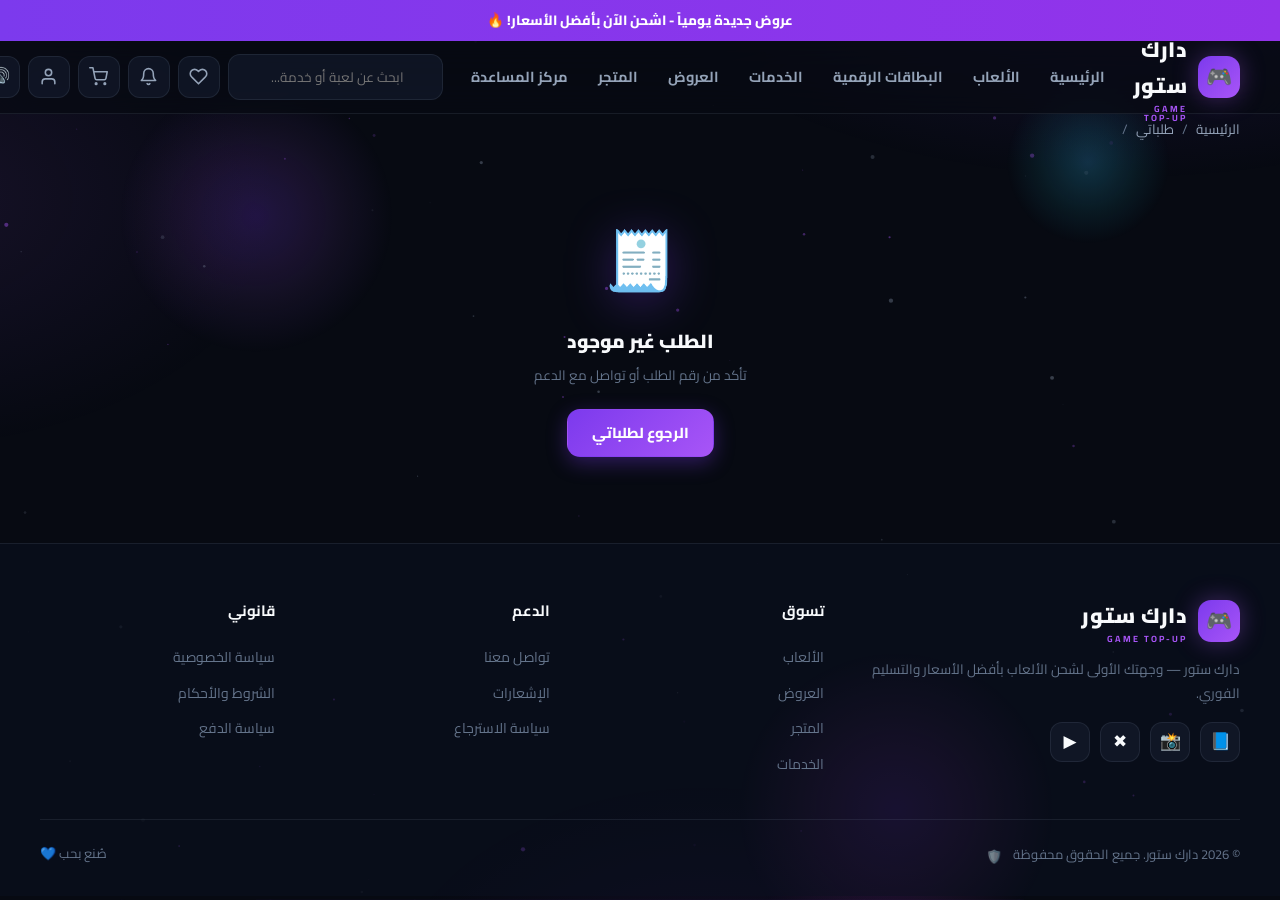
<file: order.html>
<!DOCTYPE html>
<html lang="ar" dir="rtl">
<head>
  <meta charset="UTF-8">
  <meta name="viewport" content="width=device-width, initial-scale=1.0">
  <title>دارك ستور — تفاصيل الطلب</title>
  <meta name="description" content="تفاصيل وتتبع الطلب في دارك ستور.">
  <link rel="icon" href="data:image/svg+xml,<svg xmlns='http://www.w3.org/2000/svg' viewBox='0 0 100 100'><text y='.9em' font-size='90'>🎮</text></svg>">
  <link rel="preconnect" href="https://fonts.googleapis.com">
  <link rel="preconnect" href="https://fonts.gstatic.com" crossorigin>
  <link href="https://fonts.googleapis.com/css2?family=Cairo:wght@400;600;700;800;900&display=swap" rel="stylesheet">
  <link rel="stylesheet" href="css/style.css">
</head>
<body data-page="order">

  <div id="appHeader"></div>

  <main class="main-content">
    <div class="container">
      <nav class="breadcrumb" aria-label="breadcrumb">
        <a href="index.html" data-i18n="nav.home"></a> /
        <a href="orders.html" data-i18n="orders.title"></a> /
        <span id="odCrumb"></span>
      </nav>
      <div id="orderRoot"></div>
    </div>
  </main>

  <div id="appFooter"></div>

  <div class="overlay" id="overlay"></div>
  <aside class="drawer" id="drawer" aria-label="السلة">
    <div class="drawer-head"><h3>🛒 <span data-i18n="cart.title"></span></h3><button class="btn-icon modal-close" onclick="closeCart()" aria-label="إغلاق">✕</button></div>
    <div class="drawer-body"></div>
    <div class="drawer-foot"></div>
  </aside>

  <div class="modal-backdrop" id="adminModal">
    <div class="modal admin-login-card">
      <button class="btn-icon modal-close" data-close="adminModal" aria-label="إغلاق">✕</button>
      <span class="lock">🛡️</span>
      <h1 data-i18n="a.login"></h1>
      <p data-i18n="a.loginSub"></p>
      <div class="field">
        <label for="adminPassInput" data-i18n="a.password"></label>
        <input class="input" id="adminPassInput" type="password" placeholder="••••••••">
      </div>
      <button class="btn btn-primary btn-lg btn-block" id="adminLoginBtn" data-i18n="a.enter"></button>
    </div>
  </div>

  <button id="backTop" aria-label="الصعود للأعلى">↑</button>
  <div class="toasts"></div>

  <script src="config/data.js"></script>
  <script src="config/i18n.js"></script>
  <script src="js/ui.js"></script>
  <script src="js/app.js"></script>
  <script src="js/sounds.js"></script>
  <script src="js/fx.js"></script>
  <script src="js/art.js"></script>
  <script src="js/order.js"></script>
</body>
</html>
</file>
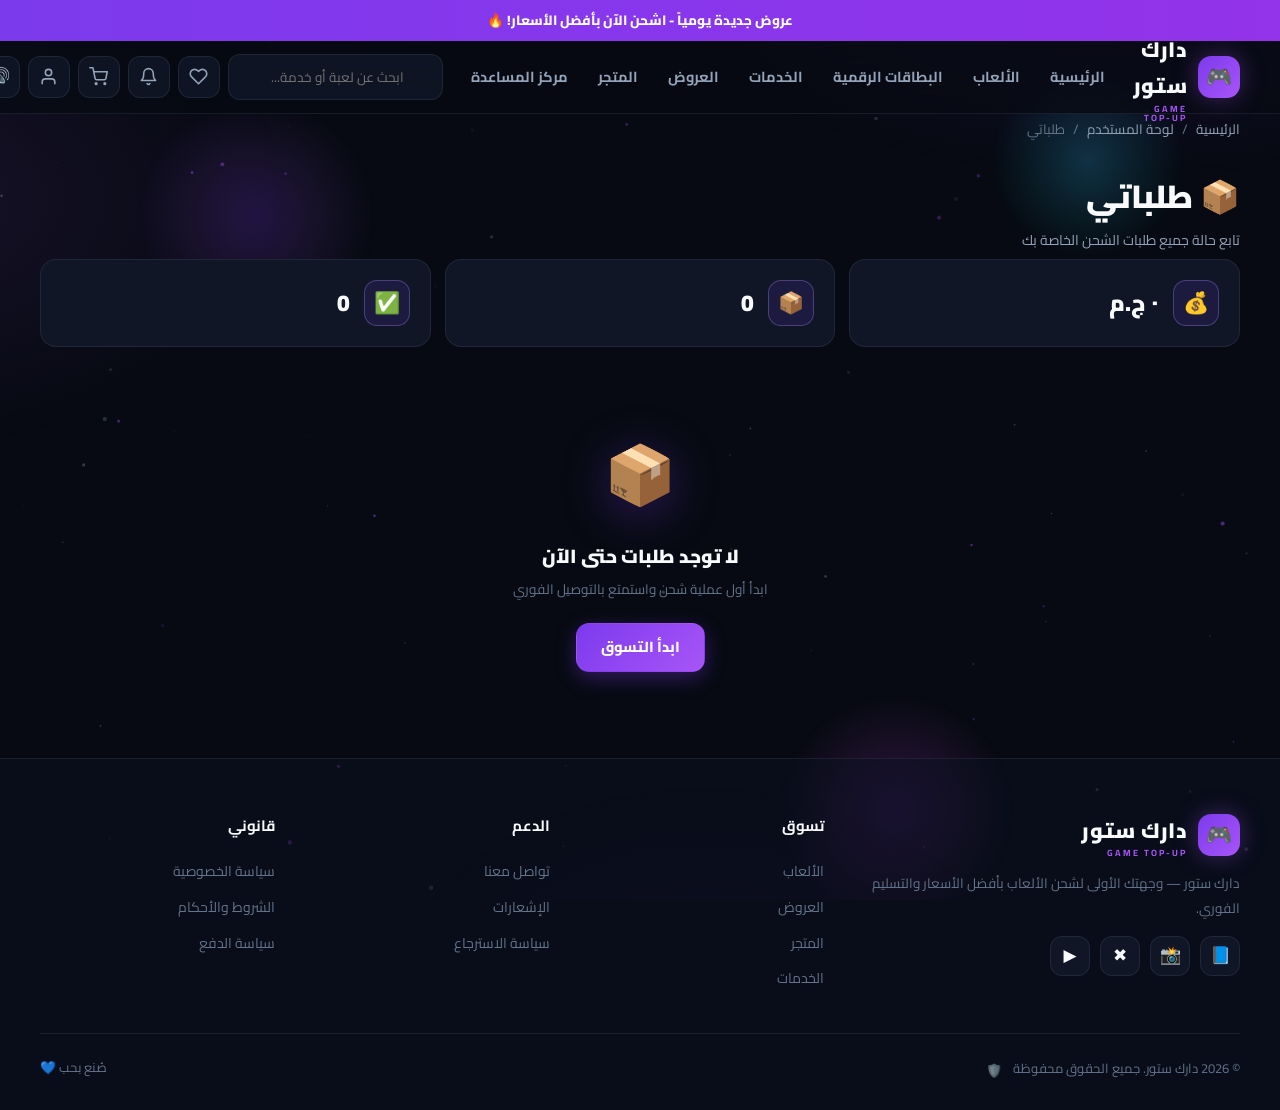
<file: orders.html>
<!DOCTYPE html>
<html lang="ar" dir="rtl">
<head>
  <meta charset="UTF-8">
  <meta name="viewport" content="width=device-width, initial-scale=1.0">
  <title>دارك ستور — طلباتي</title>
  <meta name="description" content="تابع حالة طلبات الشحن الخاصة بك في دارك ستور.">
  <link rel="icon" href="data:image/svg+xml,<svg xmlns='http://www.w3.org/2000/svg' viewBox='0 0 100 100'><text y='.9em' font-size='90'>🎮</text></svg>">
  <link rel="preconnect" href="https://fonts.googleapis.com">
  <link rel="preconnect" href="https://fonts.gstatic.com" crossorigin>
  <link href="https://fonts.googleapis.com/css2?family=Cairo:wght@400;600;700;800;900&display=swap" rel="stylesheet">
  <link rel="stylesheet" href="css/style.css">
</head>
<body data-page="orders">

  <div id="appHeader"></div>

  <main class="main-content">
    <div class="container">
      <nav class="breadcrumb" aria-label="breadcrumb">
        <a href="index.html" data-i18n="nav.home"></a> /
        <a href="account.html" data-i18n="acc.title"></a> /
        <span data-i18n="orders.title"></span>
      </nav>
      <div class="page-title">
        <h1>📦 <span data-i18n="orders.title"></span></h1>
        <p data-i18n="orders.sub"></p>
      </div>

      <div class="stat-grid" id="ordersStats"></div>
      <div id="ordersList"></div>
    </div>
  </main>

  <div id="appFooter"></div>

  <div class="overlay" id="overlay"></div>
  <aside class="drawer" id="drawer" aria-label="السلة">
    <div class="drawer-head"><h3>🛒 <span data-i18n="cart.title"></span></h3><button class="btn-icon modal-close" onclick="closeCart()" aria-label="إغلاق">✕</button></div>
    <div class="drawer-body"></div>
    <div class="drawer-foot"></div>
  </aside>

  <div class="modal-backdrop" id="adminModal">
    <div class="modal admin-login-card">
      <button class="btn-icon modal-close" data-close="adminModal" aria-label="إغلاق">✕</button>
      <span class="lock">🛡️</span>
      <h1 data-i18n="a.login"></h1>
      <p data-i18n="a.loginSub"></p>
      <div class="field">
        <label for="adminPassInput" data-i18n="a.password"></label>
        <input class="input" id="adminPassInput" type="password" placeholder="••••••••">
      </div>
      <button class="btn btn-primary btn-lg btn-block" id="adminLoginBtn" data-i18n="a.enter"></button>
    </div>
  </div>

  <button id="backTop" aria-label="الصعود للأعلى">↑</button>
  <div class="toasts"></div>

  <script src="config/data.js"></script>
  <script src="config/i18n.js"></script>
  <script src="js/ui.js"></script>
  <script src="js/app.js"></script>
  <script src="js/sounds.js"></script>
  <script src="js/fx.js"></script>
  <script src="js/art.js"></script>
  <script src="js/orders.js"></script>
</body>
</html>
</file>
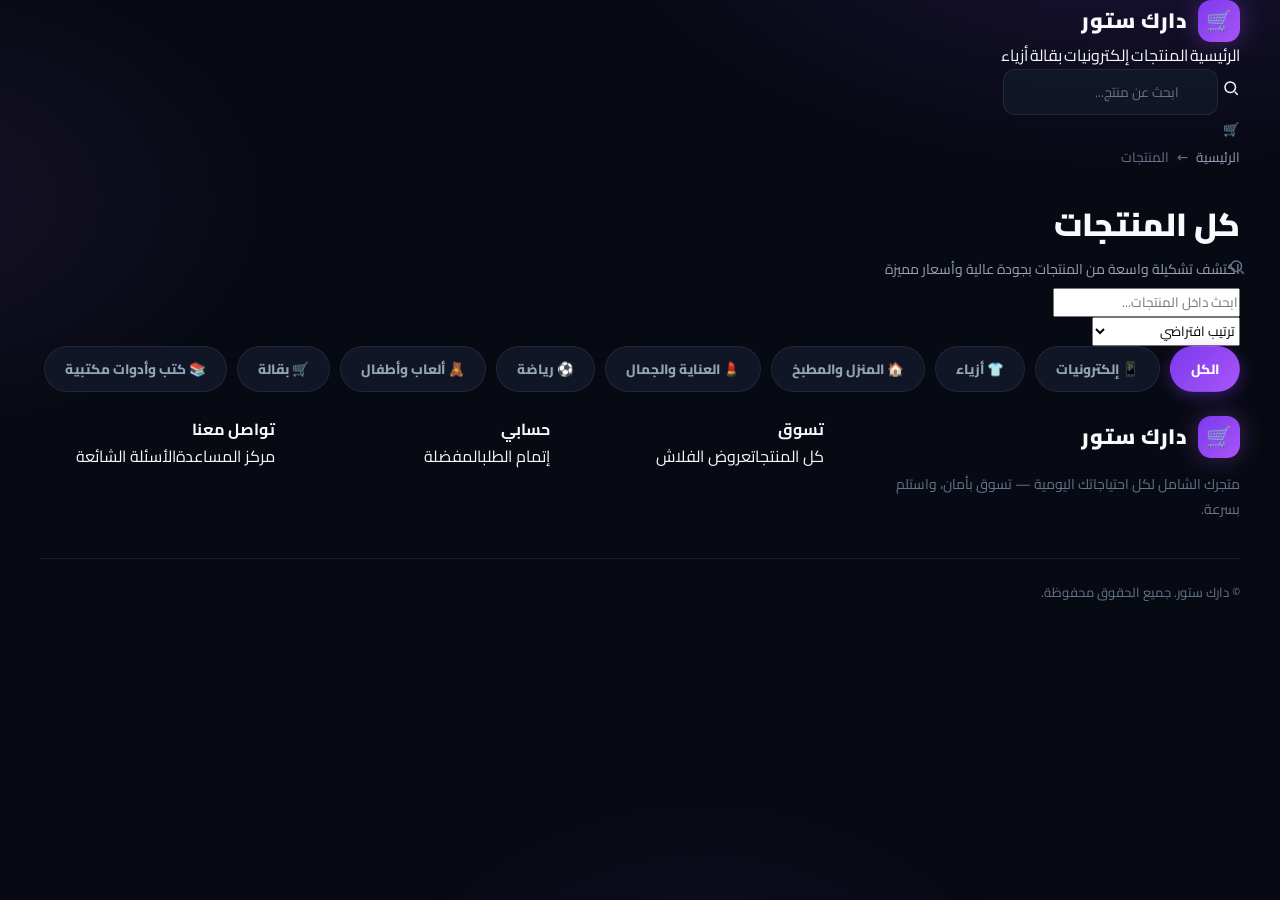
<file: products.html>
<!DOCTYPE html>
<html lang="ar" dir="rtl">
<head>
  <meta charset="UTF-8">
  <meta name="viewport" content="width=device-width, initial-scale=1.0">
  <title>المنتجات — دارك ستور</title>
  <meta name="description" content="تصفح جميع منتجات دارك ستور — إلكترونيات، أزياء، منزل، بقالة والمزيد.">
  <link rel="icon" href="data:image/svg+xml,<svg xmlns='http://www.w3.org/2000/svg' viewBox='0 0 100 100'><text y='.9em' font-size='90'>🛒</text></svg>">
  <link rel="preconnect" href="https://fonts.googleapis.com">
  <link href="https://fonts.googleapis.com/css2?family=Cairo:wght@400;600;700;900&display=swap" rel="stylesheet">
  <link rel="stylesheet" href="css/style.css">
</head>
<body>

  <nav class="nav">
    <div class="container nav-inner">
      <a href="index.html" class="logo"><span class="logo-badge">🛒</span> دارك ستور</a>
      <div class="nav-links" id="navLinks">
        <a href="index.html">الرئيسية</a>
        <a href="products.html" class="active">المنتجات</a>
        <a href="products.html?cat=electronics">إلكترونيات</a>
        <a href="products.html?cat=groceries">بقالة</a>
        <a href="products.html?cat=fashion">أزياء</a>
      </div>
      <div class="nav-actions">
        <div class="search-box">
          <svg width="18" height="18" viewBox="0 0 24 24" fill="none" stroke="currentColor" stroke-width="2"><circle cx="11" cy="11" r="7"/><path d="M21 21l-4-4"/></svg>
          <input class="nav-search" type="search" placeholder="ابحث عن منتج..." aria-label="بحث">
        </div>
        <button class="btn-icon cart-btn" onclick="openCart()" aria-label="السلة">🛒 <span class="cart-count" style="display:none">0</span></button>
        <button class="btn-icon hamburger" aria-label="القائمة">☰</button>
      </div>
    </div>
  </nav>

  <div class="container">
    <nav class="breadcrumb"><a href="index.html">الرئيسية</a> ← <span>المنتجات</span></nav>
    <div class="page-title">
      <h1 id="pageTitle">كل المنتجات</h1>
      <p>اكتشف تشكيلة واسعة من المنتجات بجودة عالية وأسعار مميزة</p>
    </div>

    <div class="toolbar mb-2">
      <div class="filter-input">
        <svg width="18" height="18" viewBox="0 0 24 24" fill="none" stroke="currentColor" stroke-width="2" style="position:absolute;inset-inline-start:14px;top:50%;transform:translateY(-50%);color:var(--text-3)"><circle cx="11" cy="11" r="7"/><path d="M21 21l-4-4"/></svg>
        <input id="searchInput" type="search" placeholder="ابحث داخل المنتجات..." aria-label="بحث في المنتجات">
      </div>
      <select class="sort-select" id="sortSelect" aria-label="ترتيب">
        <option value="default">ترتيب افتراضي</option>
        <option value="price-asc">السعر: من الأقل للأعلى</option>
        <option value="price-desc">السعر: من الأعلى للأقل</option>
        <option value="rating">الأعلى تقييمًا</option>
      </select>
    </div>

    <div class="cat-tabs" id="catTabs"></div>
    <div class="results-info" id="resultsInfo"></div>
    <div class="products-grid" id="productsGrid"></div>
  </div>

  <footer class="footer">
    <div class="container">
      <div class="footer-grid">
        <div>
          <a href="index.html" class="logo"><span class="logo-badge">🛒</span> دارك ستور</a>
          <p style="color:var(--text-3);font-size:14px;margin-top:14px;line-height:1.8">متجرك الشامل لكل احتياجاتك اليومية — تسوق بأمان، واستلم بسرعة.</p>
        </div>
        <div><h4>تسوق</h4><a href="products.html">كل المنتجات</a><a href="products.html?tag=flash">عروض الفلاش</a></div>
        <div><h4>حسابي</h4><a href="checkout.html">إتمام الطلب</a><a href="#">المفضلة</a></div>
        <div><h4>تواصل معنا</h4><a href="#">مركز المساعدة</a><a href="#">الأسئلة الشائعة</a></div>
      </div>
      <div class="footer-bottom">
        <span>© <span id="year"></span> دارك ستور. جميع الحقوق محفوظة.</span>
      </div>
    </div>
  </footer>

  <div class="overlay" id="overlay"></div>
  <aside class="drawer" id="drawer">
    <div class="drawer-head"><h3>🛒 سلة التسوق</h3><button class="btn-icon" onclick="closeCart()">✕</button></div>
    <div class="drawer-body"></div>
    <div class="drawer-foot"></div>
  </aside>

  <button id="backTop" aria-label="الصعود للأعلى">↑</button>
  <div class="toasts"></div>

  <script src="js/data.js"></script>
  <script src="js/app.js"></script>
  <script src="js/products.js"></script>
</body>
</html>
</file>
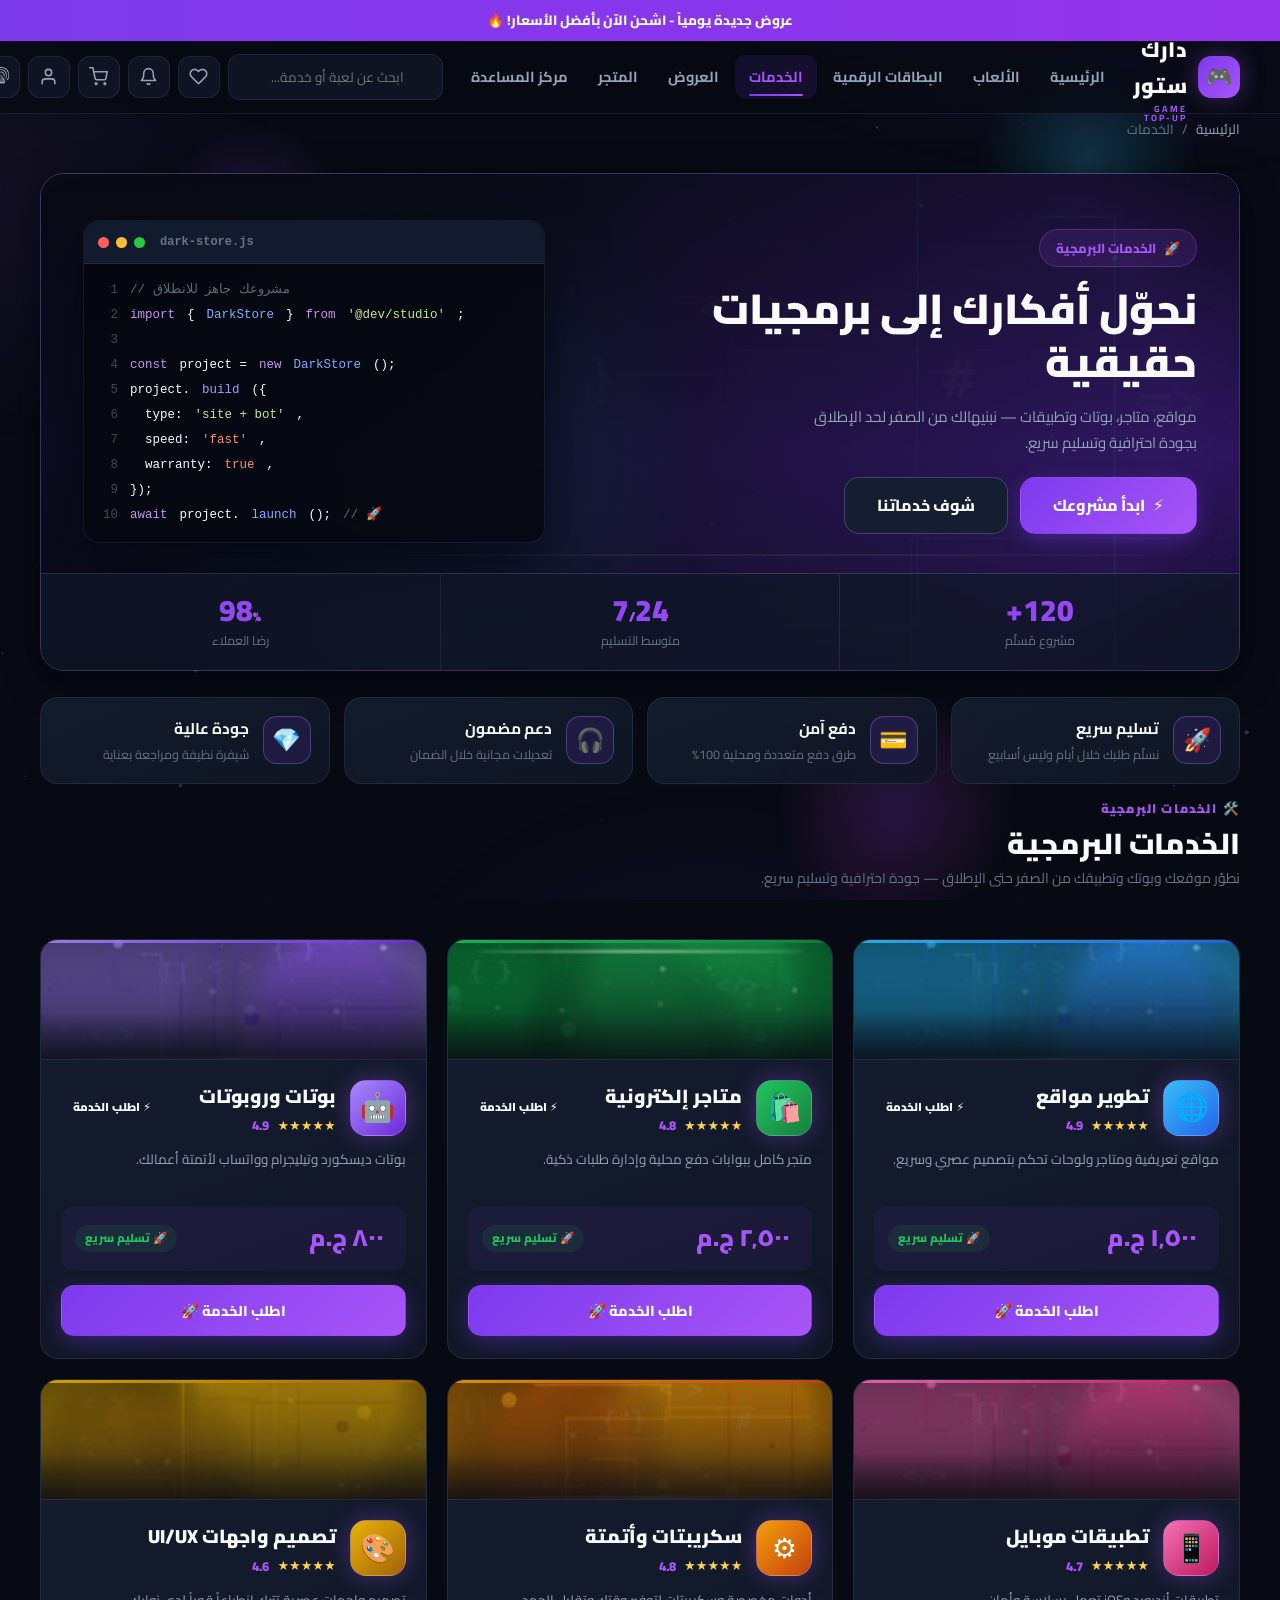
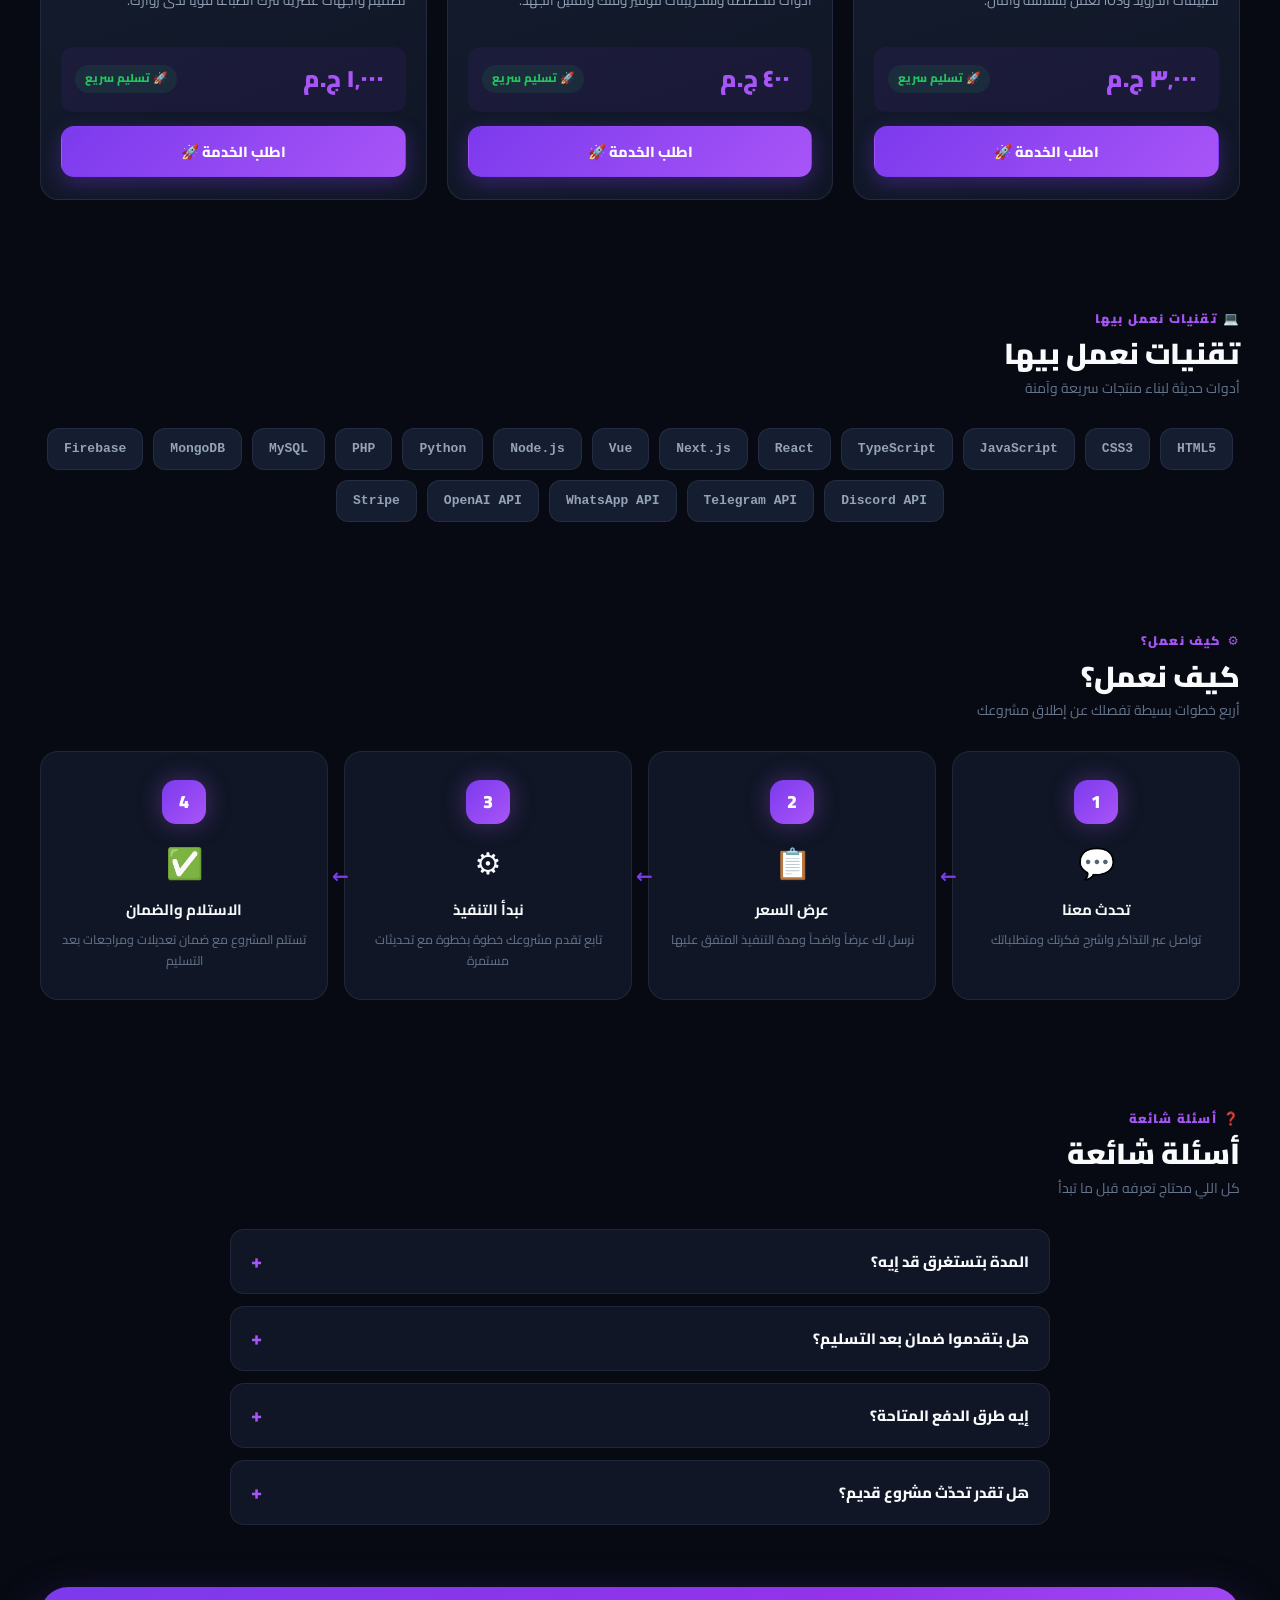
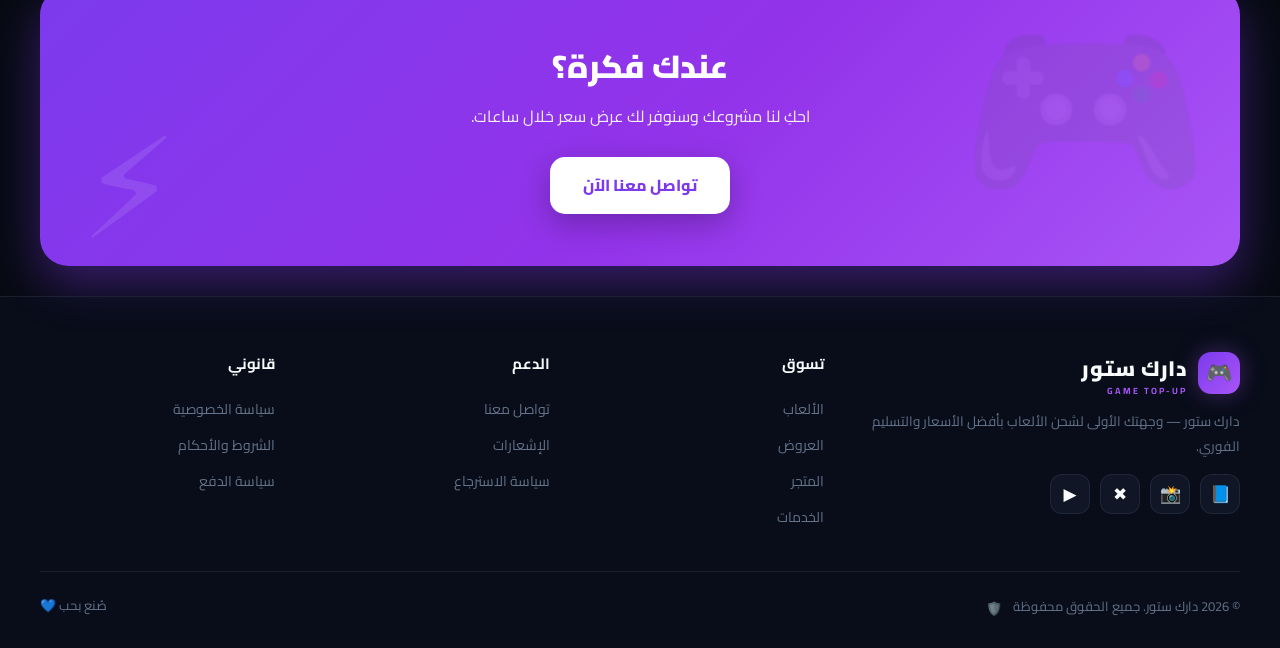
<file: services.html>
<!DOCTYPE html>
<html lang="ar" dir="rtl">
<head>
  <meta charset="UTF-8">
  <meta name="viewport" content="width=device-width, initial-scale=1.0">
  <title>دارك ستور — الخدمات البرمجية</title>
  <meta name="description" content="الخدمات البرمجية في دارك ستور — تطوير مواقع، متاجر إلكترونية، بوتات، تطبيقات موبايل، سكريبتات وتصميم واجهات UI/UX بجودة احترافية.">
  <link rel="icon" href="data:image/svg+xml,<svg xmlns='http://www.w3.org/2000/svg' viewBox='0 0 100 100'><text y='.9em' font-size='90'>🛠️</text></svg>">
  <link rel="preconnect" href="https://fonts.googleapis.com">
  <link rel="preconnect" href="https://fonts.gstatic.com" crossorigin>
  <link href="https://fonts.googleapis.com/css2?family=Cairo:wght@400;600;700;800;900&display=swap" rel="stylesheet">
  <link rel="stylesheet" href="css/style.css">
</head>
<body data-page="services">

  <div id="appHeader"></div>

  <main class="main-content">
    <div class="container">

      <nav class="breadcrumb" aria-label="breadcrumb">
        <a href="index.html" data-i18n="nav.home"></a> /
        <span data-i18n="nav.services"></span>
      </nav>

      <!-- هيرو برمجي سينمائي -->
      <section class="sv-hero reveal">
        <div class="sv-hero-bg" id="svHeroBg"></div>
        <div class="sv-hero-grid">
          <div class="sv-hero-content">
            <span class="sv-hero-kick">🚀 <span data-i18n="sv.title"></span></span>
            <h1 data-i18n="sv.heroTitle"></h1>
            <p data-i18n="sv.heroSub"></p>
            <div class="sv-hero-actions">
              <a href="#servicesGrid" class="btn btn-primary btn-lg btn-glow">⚡ <span data-i18n="sv.heroCta"></span></a>
              <a href="#svSteps" class="btn btn-ghost btn-lg"><span data-i18n="sv.heroCta2"></span></a>
            </div>
          </div>
          <div class="sv-code" dir="ltr" aria-hidden="true">
            <div class="sv-code-head"><span class="dot r"></span><span class="dot y"></span><span class="dot g"></span><b>dark-store.js</b></div>
            <div class="sv-code-body">
              <p><i>1</i><span class="cm">// مشروعك جاهز للانطلاق</span></p>
              <p><i>2</i><span class="kw">import</span> { <span class="fn">DarkStore</span> } <span class="kw">from</span> <span class="str">'@dev/studio'</span>;</p>
              <p><i>3</i></p>
              <p><i>4</i><span class="kw">const</span> project = <span class="kw">new</span> <span class="fn">DarkStore</span>();</p>
              <p><i>5</i>project.<span class="fn">build</span>({</p>
              <p><i>6</i>&nbsp;&nbsp;type: <span class="str">'site + bot'</span>,</p>
              <p><i>7</i>&nbsp;&nbsp;speed: <span class="num">'fast'</span>,</p>
              <p><i>8</i>&nbsp;&nbsp;warranty: <span class="num">true</span>,</p>
              <p><i>9</i>});</p>
              <p><i>10</i><span class="kw">await</span> project.<span class="fn">launch</span>(); <span class="cm">// 🚀</span></p>
            </div>
          </div>
        </div>
        <div class="sv-hero-stats">
          <div class="sv-hstat"><b id="svStatProjects">120+</b><span data-i18n="sv.stat.projects"></span></div>
          <div class="sv-hstat"><b id="svStatDays">7<span>/</span>24</b><span data-i18n="sv.stat.days"></span></div>
          <div class="sv-hstat"><b id="svStatRate">98<span>%</span></b><span data-i18n="sv.stat.rate"></span></div>
        </div>
      </section>

      <!-- لماذا نحن -->
      <section class="sv-trust reveal" id="svTrust"></section>

      <!-- الخدمات -->
      <section class="section" id="servicesGrid" style="padding-top:10px">
        <div class="section-head reveal">
          <div>
            <span class="kick">🛠️ <span data-i18n="sv.title"></span></span>
            <h2 data-i18n="sv.title"></h2>
            <p class="sub" data-i18n="sv.sub"></p>
          </div>
        </div>
        <div class="services-grid" id="servicesGridBox"></div>
      </section>

      <!-- التقنيات -->
      <section class="section" id="svTechSec">
        <div class="section-head reveal">
          <div>
            <span class="kick">💻 <span data-i18n="sv.tech"></span></span>
            <h2 data-i18n="sv.tech"></h2>
            <p class="sub" data-i18n="sv.techSub"></p>
          </div>
        </div>
        <div class="sv-tech reveal" id="svTech"></div>
      </section>

      <!-- كيف نعمل -->
      <section class="section" id="svStepsSec">
        <div class="section-head reveal">
          <div>
            <span class="kick">⚙️ <span data-i18n="sv.how.t"></span></span>
            <h2 data-i18n="sv.how.t"></h2>
            <p class="sub" data-i18n="sv.how.sub"></p>
          </div>
        </div>
        <div class="steps reveal" id="svSteps"></div>
      </section>

      <!-- أسئلة شائعة -->
      <section class="section" id="svFaqSec">
        <div class="section-head reveal">
          <div>
            <span class="kick">❓ <span data-i18n="sv.faq.t"></span></span>
            <h2 data-i18n="sv.faq.t"></h2>
            <p class="sub" data-i18n="sv.faq.sub"></p>
          </div>
        </div>
        <div id="svFaq" class="faq-list"></div>
      </section>

      <!-- CTA -->
      <section class="cta-banner reveal" style="margin-top:10px">
        <h2 data-i18n="sv.need"></h2>
        <p data-i18n="sv.needD"></p>
        <a href="tickets.html" class="btn btn-lg btn-glow" data-i18n="sv.contact"></a>
      </section>

    </div>
  </main>

  <div id="appFooter"></div>

  <div class="overlay" id="overlay"></div>
  <aside class="drawer" id="drawer" aria-label="السلة">
    <div class="drawer-head"><h3>🛒 <span data-i18n="cart.title"></span></h3><button class="btn-icon modal-close" onclick="closeCart()" aria-label="إغلاق">✕</button></div>
    <div class="drawer-body"></div>
    <div class="drawer-foot"></div>
  </aside>

  <div class="modal-backdrop" id="adminModal">
    <div class="modal admin-login-card">
      <button class="btn-icon modal-close" data-close="adminModal" aria-label="إغلاق">✕</button>
      <span class="lock">🛡️</span>
      <h1 data-i18n="a.login"></h1>
      <p data-i18n="a.loginSub"></p>
      <div class="field">
        <label for="adminPassInput" data-i18n="a.password"></label>
        <input class="input" id="adminPassInput" type="password" placeholder="••••••••">
      </div>
      <button class="btn btn-primary btn-lg btn-block" id="adminLoginBtn" data-i18n="a.enter"></button>
    </div>
  </div>

  <button id="backTop" aria-label="الصعود للأعلى">↑</button>
  <div class="toasts"></div>

  <script src="config/data.js"></script>
  <script src="config/i18n.js"></script>
  <script src="js/ui.js"></script>
  <script src="js/app.js"></script>
  <script src="js/sounds.js"></script>
  <script src="js/fx.js"></script>
  <script src="js/art.js"></script>
  <script src="js/services.js"></script>
</body>
</html>
</file>
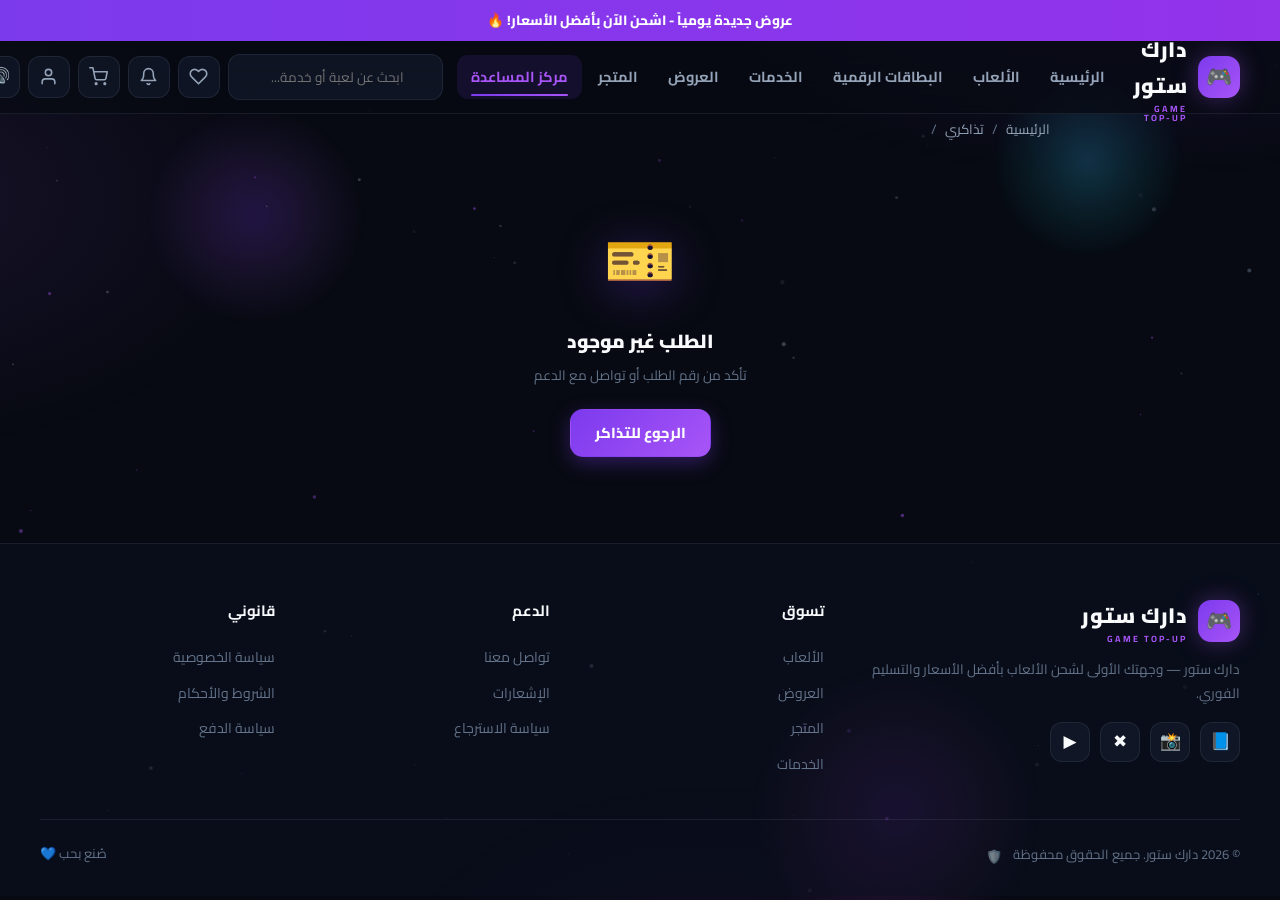
<file: ticket.html>
<!DOCTYPE html>
<html lang="ar" dir="rtl">
<head>
  <meta charset="UTF-8">
  <meta name="viewport" content="width=device-width, initial-scale=1.0">
  <title>دارك ستور — محادثة الدعم</title>
  <meta name="description" content="محادثة تذكرة الدعم في دارك ستور.">
  <link rel="icon" href="data:image/svg+xml,<svg xmlns='http://www.w3.org/2000/svg' viewBox='0 0 100 100'><text y='.9em' font-size='90'>🎮</text></svg>">
  <link rel="preconnect" href="https://fonts.googleapis.com">
  <link rel="preconnect" href="https://fonts.gstatic.com" crossorigin>
  <link href="https://fonts.googleapis.com/css2?family=Cairo:wght@400;600;700;800;900&display=swap" rel="stylesheet">
  <link rel="stylesheet" href="css/style.css">
</head>
<body data-page="ticket">

  <div id="appHeader"></div>

  <main class="main-content">
    <div class="container" style="max-width:860px">
      <nav class="breadcrumb" aria-label="breadcrumb">
        <a href="index.html" data-i18n="nav.home"></a> /
        <a href="tickets.html" data-i18n="tk.title"></a> /
        <span id="tkcCrumb"></span>
      </nav>
      <div id="ticketRoot"></div>
    </div>
  </main>

  <div id="appFooter"></div>

  <div class="overlay" id="overlay"></div>
  <aside class="drawer" id="drawer" aria-label="السلة">
    <div class="drawer-head"><h3>🛒 <span data-i18n="cart.title"></span></h3><button class="btn-icon modal-close" onclick="closeCart()" aria-label="إغلاق">✕</button></div>
    <div class="drawer-body"></div>
    <div class="drawer-foot"></div>
  </aside>

  <div class="modal-backdrop" id="adminModal">
    <div class="modal admin-login-card">
      <button class="btn-icon modal-close" data-close="adminModal" aria-label="إغلاق">✕</button>
      <span class="lock">🛡️</span>
      <h1 data-i18n="a.login"></h1>
      <p data-i18n="a.loginSub"></p>
      <div class="field">
        <label for="adminPassInput" data-i18n="a.password"></label>
        <input class="input" id="adminPassInput" type="password" placeholder="••••••••">
      </div>
      <button class="btn btn-primary btn-lg btn-block" id="adminLoginBtn" data-i18n="a.enter"></button>
    </div>
  </div>

  <button id="backTop" aria-label="الصعود للأعلى">↑</button>
  <div class="toasts"></div>

  <script src="config/data.js"></script>
  <script src="config/i18n.js"></script>
  <script src="js/ui.js"></script>
  <script src="js/app.js"></script>
  <script src="js/sounds.js"></script>
  <script src="js/fx.js"></script>
  <script src="js/art.js"></script>
  <script src="js/ticket.js"></script>
</body>
</html>
</file>
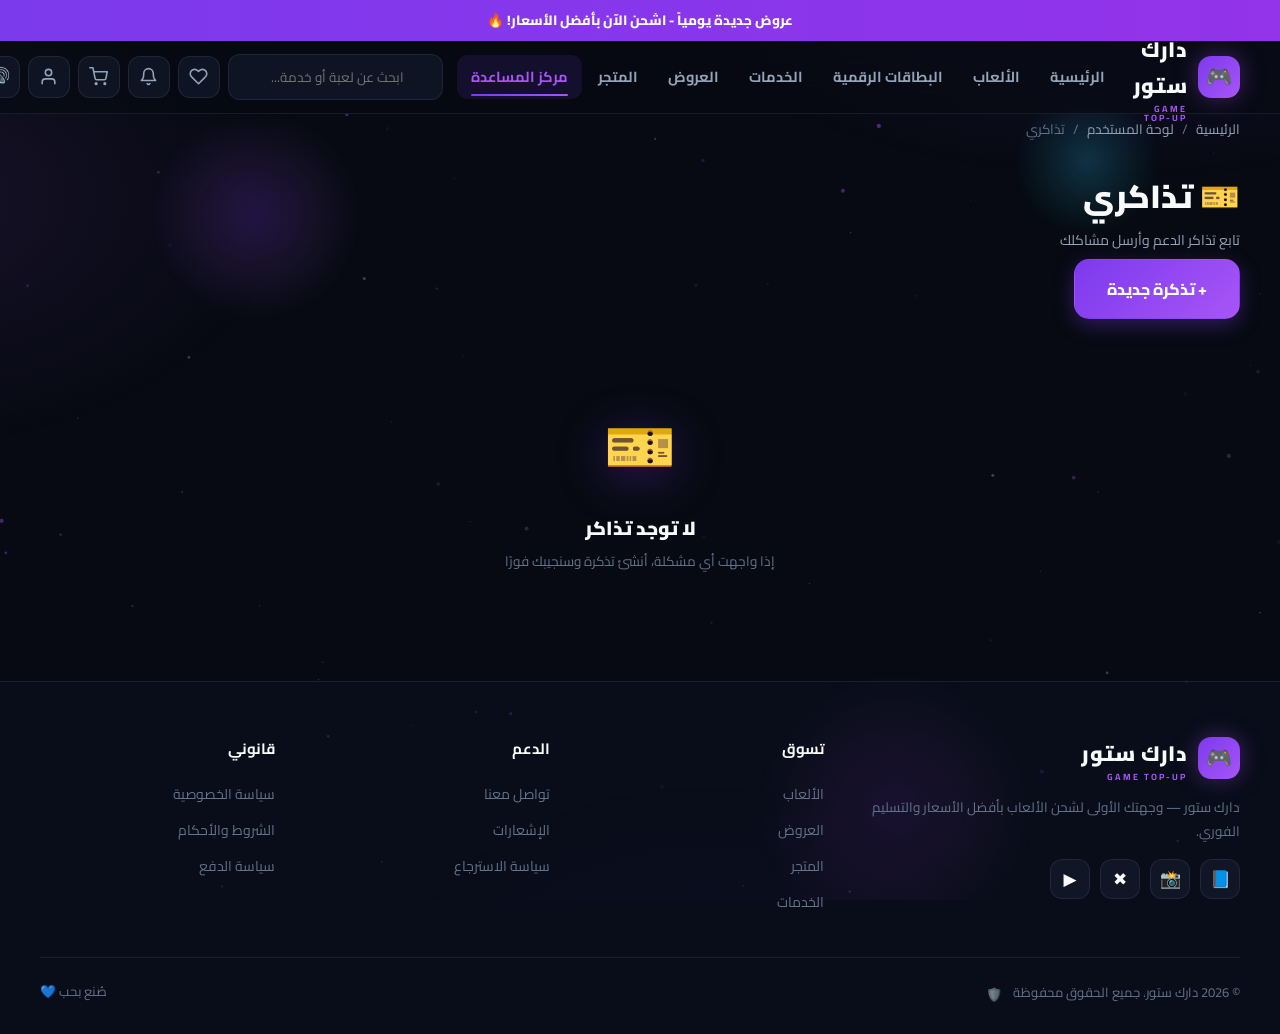
<file: tickets.html>
<!DOCTYPE html>
<html lang="ar" dir="rtl">
<head>
  <meta charset="UTF-8">
  <meta name="viewport" content="width=device-width, initial-scale=1.0">
  <title>دارك ستور — تذاكري</title>
  <meta name="description" content="تابع تذاكر الدعم وأنشئ تذاكر جديدة في دارك ستور.">
  <link rel="icon" href="data:image/svg+xml,<svg xmlns='http://www.w3.org/2000/svg' viewBox='0 0 100 100'><text y='.9em' font-size='90'>🎮</text></svg>">
  <link rel="preconnect" href="https://fonts.googleapis.com">
  <link rel="preconnect" href="https://fonts.gstatic.com" crossorigin>
  <link href="https://fonts.googleapis.com/css2?family=Cairo:wght@400;600;700;800;900&display=swap" rel="stylesheet">
  <link rel="stylesheet" href="css/style.css">
</head>
<body data-page="tickets">

  <div id="appHeader"></div>

  <main class="main-content">
    <div class="container">
      <nav class="breadcrumb" aria-label="breadcrumb">
        <a href="index.html" data-i18n="nav.home"></a> /
        <a href="account.html" data-i18n="acc.title"></a> /
        <span data-i18n="tk.title"></span>
      </nav>
      <div class="page-title">
        <h1>🎫 <span data-i18n="tk.title"></span></h1>
        <p data-i18n="tk.sub"></p>
      </div>

      <button class="btn btn-primary btn-lg btn-glow" id="tkNewBtn" style="margin-bottom:22px" data-i18n="tk.newPlus"></button>

      <div class="panel" id="tkForm" style="display:none">
        <h3 data-i18n="tk.new"></h3>
        <div class="field">
          <label for="tkSubject" data-i18n="tk.subject"></label>
          <input class="input" id="tkSubject" type="text">
        </div>
        <div class="field-row">
          <div class="field">
            <label for="tkCat" data-i18n="tk.category"></label>
            <select class="select" id="tkCat">
              <option value="support">🎧 <span data-i18n="tk.cat.support"></span></option>
              <option value="billing">💳 <span data-i18n="tk.cat.billing"></span></option>
              <option value="topup">⚡ <span data-i18n="tk.cat.topup"></span></option>
              <option value="refund">↩️ <span data-i18n="tk.cat.refund"></span></option>
              <option value="other">📌 <span data-i18n="tk.cat.other"></span></option>
            </select>
          </div>
          <div class="field">
            <label for="tkPrio" data-i18n="tk.priority"></label>
            <select class="select" id="tkPrio">
              <option value="low">🟢 <span data-i18n="tk.priority.low"></span></option>
              <option value="medium" selected>🟡 <span data-i18n="tk.priority.medium"></span></option>
              <option value="high">🔴 <span data-i18n="tk.priority.high"></span></option>
              <option value="urgent">⛔ <span data-i18n="tk.priority.urgent"></span></option>
            </select>
          </div>
        </div>
        <div class="field">
          <label for="tkMsg" data-i18n="tk.msg"></label>
          <textarea class="input" id="tkMsg" rows="4" style="resize:vertical"></textarea>
        </div>
        <button class="btn btn-primary" id="tkSend" data-i18n="tk.send"></button>
      </div>

      <div id="ticketsList"></div>
    </div>
  </main>

  <div id="appFooter"></div>

  <div class="overlay" id="overlay"></div>
  <aside class="drawer" id="drawer" aria-label="السلة">
    <div class="drawer-head"><h3>🛒 <span data-i18n="cart.title"></span></h3><button class="btn-icon modal-close" onclick="closeCart()" aria-label="إغلاق">✕</button></div>
    <div class="drawer-body"></div>
    <div class="drawer-foot"></div>
  </aside>

  <div class="modal-backdrop" id="adminModal">
    <div class="modal admin-login-card">
      <button class="btn-icon modal-close" data-close="adminModal" aria-label="إغلاق">✕</button>
      <span class="lock">🛡️</span>
      <h1 data-i18n="a.login"></h1>
      <p data-i18n="a.loginSub"></p>
      <div class="field">
        <label for="adminPassInput" data-i18n="a.password"></label>
        <input class="input" id="adminPassInput" type="password" placeholder="••••••••">
      </div>
      <button class="btn btn-primary btn-lg btn-block" id="adminLoginBtn" data-i18n="a.enter"></button>
    </div>
  </div>

  <button id="backTop" aria-label="الصعود للأعلى">↑</button>
  <div class="toasts"></div>

  <script src="config/data.js"></script>
  <script src="config/i18n.js"></script>
  <script src="js/ui.js"></script>
  <script src="js/app.js"></script>
  <script src="js/sounds.js"></script>
  <script src="js/fx.js"></script>
  <script src="js/art.js"></script>
  <script src="js/tickets.js"></script>
</body>
</html>
</file>
<file: css/style.css>
/* =====================================================
   DARK STORE — Premium Dark Gaming Theme (Purple Neon)
   ===================================================== */
:root{
  --bg:#070A12;
  --bg-soft:#0B1020;
  --surface:#101625;
  --surface-2:#151D30;
  --surface-3:#1A2338;
  --border:rgba(148,163,184,.12);
  --border-2:rgba(167,139,250,.32);
  --text:#F8FAFC;
  --text-2:#94A3B8;
  --text-3:#64748B;
  --accent:#7C3AED;
  --accent-2:#A855F7;
  --accent-3:#9333EA;
  --grad:linear-gradient(135deg,#7C3AED,#A855F7);
  --glow:0 0 24px rgba(168,85,247,.35);
  --glow-soft:0 10px 34px rgba(2,4,12,.55);
  --ok:#22C55E;
  --warn:#F59E0B;
  --danger:#EF4444;
  --radius:18px;
  --radius-sm:12px;
  --font:'Cairo','Segoe UI',system-ui,sans-serif;
  --transition:.25s cubic-bezier(.4,0,.2,1);
}
*{margin:0;padding:0;box-sizing:border-box}
html{scroll-behavior:smooth;overflow-x:clip}
@supports not (overflow:clip){html{overflow-x:hidden}}
body{
  font-family:var(--font);
  background:var(--bg);
  color:var(--text);
  line-height:1.7;
  min-height:100vh;
  overflow-x:hidden;
  -webkit-font-smoothing:antialiased;
}
body::before{
  content:"";position:fixed;inset:0;z-index:0;pointer-events:none;
  background:
    radial-gradient(900px 480px at 88% -12%,rgba(124,58,237,.18),transparent 60%),
    radial-gradient(720px 460px at -8% 22%,rgba(168,85,247,.10),transparent 55%),
    radial-gradient(560px 420px at 55% 115%,rgba(147,51,234,.10),transparent 60%);
}
a{color:inherit;text-decoration:none}
img{max-width:100%;display:block}
button{font-family:var(--font);cursor:pointer;border:none;background:none;color:inherit}
input,select,textarea{font-family:var(--font)}
::selection{background:var(--accent);color:#fff}
::-webkit-scrollbar{width:10px;height:10px}
::-webkit-scrollbar-track{background:var(--bg)}
::-webkit-scrollbar-thumb{background:var(--surface-2);border-radius:20px}
::-webkit-scrollbar-thumb:hover{background:var(--accent)}
:focus-visible{outline:2px solid var(--accent-2);outline-offset:2px;border-radius:6px}
.sr-only{position:absolute;width:1px;height:1px;padding:0;margin:-1px;overflow:hidden;clip:rect(0,0,0,0);white-space:nowrap;border:0}

.container{max-width:1240px;margin:0 auto;padding:0 20px;position:relative;z-index:1}
.page{padding:28px 0 64px;animation:pageIn .45s ease}
@keyframes pageIn{from{opacity:0;transform:translateY(12px)}to{opacity:1;transform:none}}
.main-content{position:relative;z-index:1}

/* ============ Announcement bar ============ */
.announce{
  background:linear-gradient(90deg,#7C3AED,#9333EA,#A855F7);
  background-size:200% 100%;
  animation:announceMove 8s linear infinite;
  color:#fff;text-align:center;font-size:13.5px;font-weight:800;padding:9px 16px;
  position:relative;z-index:130;
}
@keyframes announceMove{0%{background-position:0 0}100%{background-position:-200% 0}}

/* ============ Header ============ */
.site-header{
  position:sticky;top:0;z-index:120;
  background:rgba(7,10,18,.72);
  backdrop-filter:blur(18px);-webkit-backdrop-filter:blur(18px);
  border-bottom:1px solid var(--border);
}
.hdr-inner{display:flex;align-items:center;gap:14px;height:72px}
.logo{display:flex;align-items:center;gap:11px;font-weight:900;font-size:21px;letter-spacing:.3px}
.logo-badge{
  width:42px;height:42px;border-radius:13px;background:var(--grad);color:#fff;
  display:flex;align-items:center;justify-content:center;font-size:21px;
  box-shadow:var(--glow);flex-shrink:0;
}
.logo small{display:block;font-size:9px;color:var(--accent-2);font-weight:700;line-height:1;letter-spacing:2px}
.nav-links{display:flex;align-items:center;gap:2px}
.nav-link{
  position:relative;padding:10px 14px;border-radius:11px;font-weight:700;
  color:var(--text-2);transition:var(--transition);font-size:14.5px;white-space:nowrap;
}
.nav-link:hover{color:var(--text);background:rgba(124,58,237,.08)}
.nav-link.active{color:var(--accent-2);background:rgba(124,58,237,.12)}
.nav-link.active::after{
  content:"";position:absolute;bottom:3px;inset-inline:14px;height:2px;
  background:var(--grad);border-radius:4px;
}
.hdr-actions{display:flex;align-items:center;gap:8px;margin-inline-start:auto}
.search-box{position:relative}
.search-box input{
  width:215px;background:rgba(21,29,48,.6);border:1px solid var(--border);
  border-radius:12px;padding:9px 14px;padding-inline-start:38px;color:var(--text);
  outline:none;transition:var(--transition);font-size:13.5px;
}
.search-box input:focus{border-color:var(--accent);box-shadow:0 0 0 3px rgba(124,58,237,.18);width:250px}
.search-box .s-ic{position:absolute;inset-inline-start:12px;top:50%;transform:translateY(-50%);color:var(--text-3);pointer-events:none}
.icon-btn{
  width:42px;height:42px;padding:0;border-radius:12px;position:relative;
  background:rgba(21,29,48,.6);border:1px solid var(--border);color:var(--text-2);
  display:inline-flex;align-items:center;justify-content:center;transition:var(--transition);
}
.icon-btn:hover{color:var(--accent-2);border-color:var(--accent);transform:translateY(-1px)}
.icon-btn svg{width:19px;height:19px}
.count-badge{
  position:absolute;top:-5px;inset-inline-end:-5px;min-width:19px;height:19px;
  border-radius:19px;background:var(--grad);color:#fff;font-size:10.5px;font-weight:900;
  display:flex;align-items:center;justify-content:center;padding:0 5px;
  box-shadow:0 0 10px rgba(168,85,247,.5);
}
.lang-pill{
  height:42px;padding:0 14px;border-radius:12px;background:rgba(21,29,48,.6);
  border:1px solid var(--border);color:var(--text-2);font-size:13px;font-weight:800;
  display:inline-flex;align-items:center;gap:7px;transition:var(--transition);
}
.lang-pill:hover{color:var(--accent-2);border-color:var(--accent)}
.hamburger{display:none}

/* mobile drawer nav */
.mobile-nav{
  position:fixed;inset:0;z-index:220;background:rgba(5,7,14,.92);backdrop-filter:blur(20px);
  display:flex;flex-direction:column;padding:24px;transform:translateX(100%);
  transition:transform .35s cubic-bezier(.4,0,.2,1);
}
[dir="ltr"] .mobile-nav{transform:translateX(-100%)}
.mobile-nav.open{transform:translateX(0)}
.mobile-nav-head{display:flex;align-items:center;justify-content:space-between;margin-bottom:22px}
.mobile-nav .search-box{width:100%;margin-bottom:18px}
.mobile-nav .search-box input{width:100%}
.mobile-nav-links{display:flex;flex-direction:column;gap:6px;flex:1;overflow-y:auto}
.mobile-nav-links a{
  padding:14px 16px;border-radius:13px;font-weight:800;font-size:16px;color:var(--text-2);
  display:flex;align-items:center;gap:12px;transition:var(--transition);
}
.mobile-nav-links a:hover,.mobile-nav-links a.active{background:rgba(124,58,237,.14);color:var(--accent-2)}
.mobile-nav-foot{display:flex;gap:10px;padding-top:16px;border-top:1px solid var(--border)}
.mobile-nav-foot .icon-btn{flex:1}

/* ============ Buttons ============ */
.btn{
  display:inline-flex;align-items:center;justify-content:center;gap:8px;
  padding:11px 24px;border-radius:13px;font-weight:800;font-size:14.5px;
  transition:var(--transition);border:1px solid transparent;white-space:nowrap;
  position:relative;overflow:hidden;
}
.btn:disabled{opacity:.5;cursor:not-allowed;transform:none!important}
.btn-primary{background:var(--grad);color:#fff;box-shadow:0 6px 20px rgba(124,58,237,.35)}
.btn-primary:hover{transform:translateY(-2px);box-shadow:0 10px 30px rgba(168,85,247,.5)}
.btn-primary::after{
  content:"";position:absolute;top:0;inset-inline-start:-120%;width:60%;height:100%;
  background:linear-gradient(120deg,transparent,rgba(255,255,255,.28),transparent);
  transform:skewX(-20deg);transition:inset-inline-start .6s;
}
.btn-primary:hover::after{inset-inline-start:160%}
.btn-ghost{background:var(--surface-2);border-color:var(--border-2);color:var(--text)}
.btn-ghost:hover{border-color:var(--accent);color:var(--accent-2);transform:translateY(-1px)}
.btn-outline{background:transparent;border-color:var(--border-2);color:var(--text-2)}
.btn-outline:hover{border-color:var(--accent-2);color:var(--accent-2)}
.btn-danger{background:rgba(239,68,68,.14);border-color:rgba(239,68,68,.4);color:var(--danger)}
.btn-danger:hover{background:rgba(239,68,68,.24)}
.btn-success{background:rgba(34,197,94,.14);border-color:rgba(34,197,94,.4);color:var(--ok)}
.btn-success:hover{background:rgba(34,197,94,.24)}
.btn-lg{padding:14px 32px;font-size:16px;border-radius:15px}
.btn-sm{padding:7px 14px;font-size:12.5px;border-radius:10px}
.btn-block{width:100%}
.btn-glow{animation:btnGlow 2.4s ease-in-out infinite}
@keyframes btnGlow{0%,100%{box-shadow:0 6px 20px rgba(124,58,237,.35)}50%{box-shadow:0 6px 34px rgba(168,85,247,.7)}}

/* ============ Hero ============ */
.hero{padding:34px 0 8px;position:relative}
.hero-slider{position:relative;border-radius:28px;overflow:hidden;border:1px solid var(--border);box-shadow:var(--glow-soft);height:430px;background:var(--surface)}
.hero-slide{
  position:absolute;inset:0;opacity:0;transition:opacity .8s ease;pointer-events:none;
  display:flex;align-items:center;padding:60px 64px;
}
.hero-slide.active{opacity:1;pointer-events:auto}
.hero-bg{position:absolute;inset:0}
.hero-bg img{width:100%;height:100%;object-fit:cover;opacity:.35;transition:transform 8s ease}
.hero-slide.active .hero-bg img{transform:scale(1.08)}
.hero-bg::after{content:"";position:absolute;inset:0;background:linear-gradient(120deg,rgba(7,10,18,.95) 20%,rgba(7,10,18,.55) 60%,rgba(124,58,237,.25))}
.hero-content{position:relative;z-index:2;max-width:600px}
.hero-tag{
  display:inline-flex;align-items:center;gap:8px;padding:7px 16px;border-radius:100px;
  background:rgba(168,85,247,.12);border:1px solid var(--border-2);
  font-weight:800;font-size:12.5px;color:var(--accent-2);margin-bottom:22px;letter-spacing:.4px;
}
.hero-title{font-size:52px;line-height:1.18;font-weight:900;margin-bottom:14px}
.hero-title .grad{background:var(--grad);-webkit-background-clip:text;background-clip:text;color:transparent}
.hero-sub{color:var(--text-2);font-size:18px;font-weight:600;margin-bottom:28px}
.hero-actions{display:flex;gap:14px;flex-wrap:wrap}
.hero-stats{display:flex;gap:26px;margin-top:34px;flex-wrap:wrap}
.hstat b{font-size:22px;font-weight:900;color:var(--accent-2);display:block;line-height:1.2}
.hstat span{font-size:12px;color:var(--text-3);font-weight:700}
.hero-orbs{position:absolute;inset:0;z-index:1;pointer-events:none;overflow:hidden}
.orb{position:absolute;border-radius:50%;background:radial-gradient(circle,rgba(168,85,247,.35),transparent 70%);filter:blur(4px);animation:float 9s ease-in-out infinite}
.orb.o1{width:260px;height:260px;inset-inline-end:-40px;top:-60px}
.orb.o2{width:180px;height:180px;inset-inline-start:6%;bottom:10%;animation-delay:-3s}
.orb.o3{width:110px;height:110px;inset-inline-end:38%;top:16%;animation-delay:-6s}
.hero-chip{
  position:absolute;z-index:2;background:rgba(21,29,48,.55);backdrop-filter:blur(10px);
  border:1px solid var(--border-2);border-radius:14px;padding:12px 16px;font-weight:800;font-size:13px;
  display:flex;align-items:center;gap:10px;box-shadow:var(--glow-soft);animation:float 8s ease-in-out infinite;
}
.hero-chip.chip1{inset-inline-start:6%;top:22%;animation-delay:-2s}
.hero-chip.chip2{inset-inline-end:8%;bottom:24%;animation-delay:-5s}
.hero-chip .hc-ic{width:34px;height:34px;border-radius:10px;background:var(--grad);display:flex;align-items:center;justify-content:center;font-size:16px}
@keyframes float{0%,100%{transform:translateY(0)}50%{transform:translateY(-14px)}}
.slider-dots{position:absolute;bottom:18px;inset-inline-start:0;inset-inline-end:0;display:flex;justify-content:center;gap:8px;z-index:3}
.slider-dots span{width:8px;height:8px;border-radius:20px;background:rgba(255,255,255,.35);cursor:pointer;transition:.3s}
.slider-dots span.active{width:26px;background:var(--grad)}
.slider-arrow{
  position:absolute;top:50%;transform:translateY(-50%);z-index:3;
  width:44px;height:44px;border-radius:50%;background:rgba(7,10,18,.55);backdrop-filter:blur(6px);
  border:1px solid var(--border-2);display:flex;align-items:center;justify-content:center;
  font-size:20px;color:#fff;transition:var(--transition);cursor:pointer;
}
.slider-arrow:hover{background:var(--accent);border-color:var(--accent)}
.slider-arrow.prev{inset-inline-start:16px}
.slider-arrow.next{inset-inline-end:16px}

/* ============ Trust cards ============ */
.trust-grid{display:grid;grid-template-columns:repeat(4,1fr);gap:16px;margin-top:28px}
.trust-card{
  background:linear-gradient(160deg,rgba(21,29,48,.9),rgba(16,22,37,.9));
  border:1px solid var(--border);border-radius:var(--radius);padding:24px 22px;
  display:flex;gap:14px;align-items:flex-start;transition:var(--transition);position:relative;overflow:hidden;
}
.trust-card::after{content:"";position:absolute;top:-30px;inset-inline-end:-30px;width:90px;height:90px;background:radial-gradient(circle,rgba(124,58,237,.22),transparent 70%);opacity:0;transition:var(--transition)}
.trust-card:hover{transform:translateY(-4px);border-color:var(--border-2);box-shadow:0 12px 30px rgba(124,58,237,.15)}
.trust-card:hover::after{opacity:1}
.tc-ic{width:48px;height:48px;border-radius:14px;background:rgba(124,58,237,.14);border:1px solid var(--border-2);display:flex;align-items:center;justify-content:center;font-size:23px;flex-shrink:0}
.trust-card b{font-size:15.5px;display:block;margin-bottom:3px}
.trust-card p{color:var(--text-3);font-size:12.5px;line-height:1.6}

/* ============ Sections ============ */
.section{padding:52px 0}
.section-head{display:flex;align-items:flex-end;justify-content:space-between;gap:20px;margin-bottom:28px;flex-wrap:wrap}
.section-head .kick{display:inline-flex;align-items:center;gap:6px;color:var(--accent-2);font-size:12.5px;font-weight:900;letter-spacing:1.2px;margin-bottom:6px}
.section-head h2{font-size:29px;font-weight:900;line-height:1.3}
.section-head .sub{color:var(--text-3);font-size:14px;margin-top:4px}
.link-all{
  display:inline-flex;align-items:center;gap:8px;padding:10px 20px;border-radius:100px;
  border:1px solid var(--border-2);color:var(--text-2);font-weight:800;font-size:13.5px;transition:var(--transition);
}
.link-all:hover{background:rgba(124,58,237,.12);border-color:var(--accent);color:var(--accent-2)}
.link-all svg{width:15px;height:15px}

/* ============ Category tabs + games ============ */
.cat-tabs{display:flex;gap:10px;flex-wrap:wrap;margin-bottom:24px}
.cat-tab{
  padding:9px 20px;border-radius:100px;background:var(--surface);border:1px solid var(--border);
  font-weight:800;font-size:13.5px;color:var(--text-2);transition:var(--transition);
}
.cat-tab:hover{color:var(--text);border-color:var(--border-2);transform:translateY(-1px)}
.cat-tab.active{background:var(--grad);color:#fff;border-color:transparent;box-shadow:0 4px 16px rgba(124,58,237,.4)}
.games-grid{display:grid;grid-template-columns:repeat(auto-fill,minmax(280px,1fr));gap:18px}
.gs-list{display:flex;flex-direction:column;padding-top:20px}
.game-section{
  border:1px solid var(--border);border-radius:22px;overflow:hidden;
  background:linear-gradient(180deg,var(--surface-2),var(--surface));
  padding:22px;margin-bottom:28px;transition:var(--transition);
}
.game-section:hover{border-color:var(--border-2)}
.game-section::before{content:"";display:block;height:3px;margin:-22px -22px 18px;background:linear-gradient(90deg,var(--g1,var(--accent)),var(--g2,var(--accent-2)))}
.gs-head{display:flex;align-items:center;justify-content:space-between;gap:14px;margin-bottom:16px}
.gs-title{display:flex;align-items:center;gap:14px;min-width:0}
.gs-title-txt{min-width:0}
.gs-ic{
  width:52px;height:52px;border-radius:14px;display:flex;align-items:center;justify-content:center;font-size:26px;
  background:linear-gradient(135deg,rgba(124,58,237,.22),rgba(168,85,247,.1));
  border:1px solid var(--border-2);flex-shrink:0;box-shadow:var(--glow);
}
.gs-name{font-size:20px;font-weight:900;white-space:nowrap;overflow:hidden;text-overflow:ellipsis}
.gs-meta{display:flex;align-items:center;gap:12px;margin-top:4px;color:var(--text-3);font-size:12.5px;flex-wrap:wrap}
.gs-cat{color:var(--accent-2);font-weight:800}
.gs-all{flex-shrink:0}
.gs-banner{
  position:relative;height:300px;border-radius:16px;overflow:hidden;cursor:pointer;
  border:1px solid var(--border);
}
.gs-banner img{width:100%;height:100%;object-fit:cover;transition:transform .7s ease;opacity:.92}
.gs-banner:hover img{transform:scale(1.05)}
.gs-banner-ov{position:absolute;inset:0;background:linear-gradient(to top,rgba(7,10,18,.92) 0%,rgba(7,10,18,.28) 45%,rgba(7,10,18,.4))}
.gs-banner-min{
  position:absolute;bottom:16px;inset-inline-start:18px;z-index:2;color:#fff;font-size:13px;
  background:rgba(7,10,18,.6);backdrop-filter:blur(6px);border:1px solid var(--border-2);
  padding:7px 15px;border-radius:999px;
}
.gs-banner-min b{color:var(--accent-2);font-size:17px}
.gs-banner-flash{
  position:absolute;top:14px;inset-inline-end:14px;z-index:2;font-weight:800;font-size:12px;
  background:rgba(251,191,36,.14);border:1px solid rgba(251,191,36,.45);color:#fbbf24;
  padding:6px 13px;border-radius:999px;backdrop-filter:blur(6px);
}
.gs-banner-cta{
  position:absolute;inset-inline-end:18px;bottom:18px;z-index:2;color:#fff;font-weight:800;font-size:14px;
  display:inline-flex;align-items:center;gap:6px;opacity:.95;transition:.3s;
}
.gs-banner:hover .gs-banner-cta{color:var(--accent-2);transform:translateX(4px)}
.gs-banner-cta b{display:inline-flex;font-size:16px}
.gs-pkgs{display:grid;grid-template-columns:repeat(auto-fill,minmax(195px,1fr));gap:12px;margin-top:18px}
.gs-pkg{
  position:relative;display:flex;flex-direction:column;align-items:flex-start;gap:7px;padding:15px 16px;
  border-radius:14px;background:var(--surface);border:1px solid var(--border);
  cursor:pointer;transition:var(--transition);text-align:start;
}
.gs-pkg:hover{border-color:var(--accent-2);transform:translateY(-3px);box-shadow:var(--glow-soft)}
.gs-pkg.best{border-color:rgba(34,197,94,.55);background:linear-gradient(160deg,rgba(34,197,94,.08),var(--surface))}
.gp-meta{display:flex;align-items:center;gap:6px;min-height:18px;width:100%}
.gp-badge{background:linear-gradient(90deg,var(--g1,var(--accent)),var(--g2,var(--accent-2)));color:#fff;font-size:10.5px;font-weight:900;padding:2px 8px;border-radius:999px;box-shadow:var(--glow)}
.gp-off{background:rgba(239,68,68,.15);color:#f87171;font-size:11px;font-weight:800;padding:2px 8px;border-radius:999px;margin-inline-start:auto;white-space:nowrap}
.gp-name{font-size:15px;font-weight:900}
.gp-line{display:flex;align-items:baseline;gap:8px;flex-wrap:wrap}
.gp-price{font-size:19px;font-weight:900;color:var(--accent-2)}
.gp-old{color:var(--text-3);font-size:12px}
.game-card{
  background:var(--surface);border:1px solid var(--border);border-radius:var(--radius);
  overflow:hidden;transition:var(--transition);display:flex;flex-direction:column;position:relative;
}
.game-card:hover{transform:translateY(-6px);border-color:var(--border-2);box-shadow:0 16px 40px rgba(124,58,237,.18)}
.gc-banner{position:relative;height:180px;overflow:hidden;cursor:pointer}
.gc-banner img{width:100%;height:100%;object-fit:cover;transition:transform .6s ease;opacity:.75}
.game-card:hover .gc-banner img{transform:scale(1.09)}
.gc-banner .gc-overlay{position:absolute;inset:0;background:linear-gradient(to top,rgba(7,10,18,.92),rgba(7,10,18,.05) 55%,rgba(7,10,18,.25));background-image:linear-gradient(to top,rgba(7,10,18,.94),rgba(7,10,18,.1) 55%)}
.gc-rate{
  position:absolute;top:12px;inset-inline-end:12px;z-index:2;background:rgba(7,10,18,.6);backdrop-filter:blur(6px);
  border:1px solid var(--border-2);border-radius:100px;padding:4px 11px;font-size:12px;font-weight:800;
  display:inline-flex;align-items:center;gap:5px;color:#FFD34E;
}
.gc-fav{
  position:absolute;top:10px;inset-inline-start:12px;z-index:2;width:36px;height:36px;border-radius:11px;
  background:rgba(7,10,18,.55);backdrop-filter:blur(6px);border:1px solid var(--border);
  display:flex;align-items:center;justify-content:center;color:var(--text-2);transition:var(--transition);
}
.gc-fav:hover{color:var(--danger);border-color:rgba(239,68,68,.5)}
.gc-fav.on{color:#fff;background:var(--danger);border-color:var(--danger)}
.gc-fav svg{width:17px;height:17px}
.gc-cat{
  position:absolute;bottom:10px;inset-inline-start:12px;z-index:2;background:rgba(7,10,18,.65);
  border:1px solid var(--border);border-radius:100px;padding:3px 11px;font-size:11px;font-weight:800;color:var(--text-2);
}
.gc-name{position:absolute;bottom:10px;inset-inline-end:12px;z-index:2;font-size:18px;font-weight:900;text-shadow:0 2px 10px rgba(0,0,0,.6)}
.gc-body{padding:15px 16px;display:flex;flex-direction:column;gap:11px;flex:1}
.gc-meta{display:flex;justify-content:space-between;align-items:center;font-size:12px;color:var(--text-3);font-weight:700}
.gc-pkgs{display:flex;gap:7px;flex-wrap:wrap}
.pkg-chip{
  background:var(--bg-soft);border:1px solid var(--border);border-radius:9px;
  padding:5px 10px;font-size:11.5px;font-weight:700;color:var(--text-2);
}
.pkg-chip b{color:var(--accent-2)}
.gc-foot{display:flex;align-items:center;justify-content:space-between;gap:10px;margin-top:auto}
.gc-price{font-size:13.5px;font-weight:800;color:var(--text-3)}
.gc-price b{color:var(--text);font-size:19px}
.gc-price small{color:var(--text-3);text-decoration:line-through;font-size:12px;font-weight:600;margin-inline-start:5px}

/* ============ Flash sales ============ */
.flash-head{
  display:flex;align-items:center;justify-content:space-between;gap:20px;flex-wrap:wrap;
  background:linear-gradient(160deg,rgba(124,58,237,.14),rgba(21,29,48,.6));
  border:1px solid var(--border-2);border-radius:22px;padding:22px 26px;margin-bottom:24px;
  position:relative;overflow:hidden;
}
.flash-head::before{content:"";position:absolute;inset:0;background:radial-gradient(420px 220px at 85% 0,rgba(168,85,247,.2),transparent)}
.flash-title{display:flex;align-items:center;gap:14px;position:relative}
.flash-title .bolt{font-size:30px;animation:bolt 1.3s ease-in-out infinite}
@keyframes bolt{0%,100%{transform:rotate(0) scale(1)}50%{transform:rotate(14deg) scale(1.18)}}
.flash-title h3{font-size:22px;font-weight:900}
.flash-title p{color:var(--text-3);font-size:13px}
.countdown{display:flex;gap:9px;position:relative}
.countdown div{background:rgba(7,10,18,.7);border:1px solid var(--border-2);border-radius:12px;padding:8px 14px;text-align:center;min-width:60px}
.countdown b{font-size:21px;font-weight:900;color:var(--accent-2);display:block;line-height:1.2;font-variant-numeric:tabular-nums}
.countdown span{font-size:10.5px;color:var(--text-3)}
.flash-grid{display:grid;grid-template-columns:repeat(auto-fill,minmax(245px,1fr));gap:16px}
.flash-card{
  background:var(--surface);border:1px solid var(--border);border-radius:var(--radius);
  padding:20px;display:flex;flex-direction:column;gap:10px;transition:var(--transition);position:relative;overflow:hidden;
}
.flash-card::before{content:"";position:absolute;top:-40px;inset-inline-end:-40px;width:130px;height:130px;background:radial-gradient(circle,rgba(168,85,247,.28),transparent 70%)}
.flash-card:hover{transform:translateY(-4px);border-color:var(--accent);box-shadow:0 12px 30px rgba(124,58,237,.18)}
.flash-card .fc-top{display:flex;align-items:center;gap:12px}
.flash-card .fc-top .gemoji{font-size:32px}
.flash-card h4{font-size:15px;font-weight:800}
.flash-card .fc-cat{color:var(--text-3);font-size:12px}
.flash-card .fc-price{display:flex;align-items:baseline;gap:8px;margin-top:4px}
.flash-card .now{font-size:23px;font-weight:900;color:var(--accent-2)}
.flash-card .old{font-size:13px;color:var(--text-3);text-decoration:line-through}
.flash-card .off{background:rgba(239,68,68,.15);color:var(--danger);border:1px solid rgba(239,68,68,.35);font-size:11.5px;font-weight:900;padding:2px 9px;border-radius:100px}
.flash-card .btn{width:100%;margin-top:6px}

/* ============ Widget ============ */
.widget{
  background:linear-gradient(165deg,rgba(21,29,48,.9),rgba(16,22,37,.9));
  border:1px solid var(--border);border-radius:26px;padding:36px;
  position:relative;overflow:hidden;
}
.widget::before{content:"";position:absolute;top:-90px;inset-inline-end:-90px;width:280px;height:280px;background:radial-gradient(circle,rgba(124,58,237,.22),transparent 70%)}
.widget::after{content:"";position:absolute;bottom:-80px;inset-inline-start:-70px;width:230px;height:230px;background:radial-gradient(circle,rgba(168,85,247,.14),transparent 70%)}
.widget-grid{display:grid;grid-template-columns:.85fr 1.15fr;gap:36px;position:relative;align-items:center}
.widget-visual{text-align:center}
.wimg{position:relative;max-width:300px;margin:0 auto 18px;border-radius:20px;overflow:hidden;border:1px solid var(--border-2);box-shadow:var(--glow-soft)}
.wimg img{width:100%;height:190px;object-fit:cover;opacity:.5;transition:.5s}
.wimg:hover img{transform:scale(1.06);opacity:.7}
.wimg .wemoji{position:absolute;inset:0;display:flex;align-items:center;justify-content:center;font-size:74px;filter:drop-shadow(0 8px 20px rgba(0,0,0,.5))}
.widget-visual h3{font-size:26px;font-weight:900;margin:12px 0 8px}
.widget-visual p{color:var(--text-3);font-size:14px}
.field{margin-bottom:16px}
.field label{display:block;font-weight:800;font-size:13px;margin-bottom:8px;color:var(--text-2)}
.input,.select,.textarea{
  width:100%;background:rgba(7,10,18,.6);border:1px solid var(--border);border-radius:12px;
  padding:12px 16px;color:var(--text);outline:none;transition:var(--transition);font-size:14.5px;
}
.input:focus,.select:focus,.textarea:focus{border-color:var(--accent);box-shadow:0 0 0 3px rgba(124,58,237,.15)}
.input.field-error{border-color:var(--danger)!important;box-shadow:0 0 0 3px rgba(239,68,68,.12)}
.pkg-list{display:flex;gap:10px;flex-wrap:wrap}
.pkg-opt{
  background:rgba(7,10,18,.6);border:1px solid var(--border-2);border-radius:12px;
  padding:10px 16px;text-align:center;cursor:pointer;transition:var(--transition);min-width:96px;
}
.pkg-opt:hover{border-color:var(--accent)}
.pkg-opt.active{background:rgba(124,58,237,.16);border-color:var(--accent-2);box-shadow:0 0 16px rgba(168,85,247,.3)}
.pkg-opt b{font-size:13.5px;display:block;color:var(--text)}
.pkg-opt span{font-size:12px;color:var(--accent-2);font-weight:800}
.pkg-opt small{font-size:11px;color:var(--text-3);text-decoration:line-through;display:block}
.hint{font-size:12px;color:var(--text-3);margin-top:8px}

/* ============ Why / steps ============ */
.why-grid{display:grid;grid-template-columns:repeat(auto-fit,minmax(215px,1fr));gap:16px}
.why-card{
  background:var(--surface);border:1px solid var(--border);border-radius:var(--radius);
  padding:28px 22px;text-align:center;transition:var(--transition);
}
.why-card:hover{border-color:var(--border-2);transform:translateY(-4px);box-shadow:0 12px 28px rgba(124,58,237,.14)}
.why-card .wicon{
  width:58px;height:58px;border-radius:16px;margin:0 auto 14px;font-size:26px;
  background:rgba(124,58,237,.14);border:1px solid var(--border-2);
  display:flex;align-items:center;justify-content:center;
}
.why-card b{font-size:16px;display:block;margin-bottom:6px}
.why-card p{color:var(--text-3);font-size:13px}
.steps{display:grid;grid-template-columns:repeat(auto-fit,minmax(180px,1fr));gap:16px}
.step{
  background:var(--surface);border:1px solid var(--border);border-radius:var(--radius);
  padding:28px 20px;text-align:center;position:relative;transition:var(--transition);
}
.step:hover{border-color:var(--border-2);transform:translateY(-4px)}
.step .snum{
  width:44px;height:44px;border-radius:14px;margin:0 auto 14px;background:var(--grad);color:#fff;
  display:flex;align-items:center;justify-content:center;font-weight:900;font-size:18px;box-shadow:var(--glow);
}
.step .sicon{font-size:30px;display:block;margin-bottom:8px}
.step b{font-size:15px;display:block;margin-bottom:6px}
.step p{color:var(--text-3);font-size:12.5px}
.step::after{content:"←";position:absolute;top:50%;inset-inline-end:-13px;transform:translateY(-50%);color:var(--accent);font-size:20px;font-weight:900;z-index:2}
.step:last-child::after{display:none}

/* ============ News + FAQ ============ */
.news-grid{display:grid;grid-template-columns:1fr 1fr;gap:28px}
.news-list{display:flex;flex-direction:column;gap:12px}
.news-item{
  display:flex;gap:14px;background:var(--surface);border:1px solid var(--border);
  border-radius:14px;padding:16px;transition:var(--transition);cursor:pointer;
}
.news-item:hover{border-color:var(--border-2);transform:translateY(-2px)}
.news-item .nimg{width:56px;height:56px;border-radius:12px;flex-shrink:0;object-fit:cover;border:1px solid var(--border-2)}
.news-item b{font-size:14px;display:block;line-height:1.5}
.news-item span{color:var(--text-3);font-size:12px}
.faq-item{background:var(--surface);border:1px solid var(--border);border-radius:14px;margin-bottom:12px;overflow:hidden;transition:var(--transition)}
.faq-item:hover{border-color:var(--border-2)}
.faq-q{width:100%;display:flex;align-items:center;justify-content:space-between;gap:14px;padding:17px 20px;font-weight:800;font-size:15px;text-align:start;transition:var(--transition)}
.faq-q:hover{color:var(--accent-2)}
.faq-q .fx{transition:.3s;color:var(--accent-2);font-size:20px;line-height:1}
.faq-item.open .faq-q .fx{transform:rotate(45deg)}
.faq-a{max-height:0;overflow:hidden;transition:max-height .35s ease;padding:0 20px;color:var(--text-2);font-size:14px}
.faq-item.open .faq-a{max-height:320px;padding-bottom:18px}

/* ============ CTA ============ */
.cta-banner{
  background:linear-gradient(135deg,#7C3AED,#9333EA 55%,#A855F7);
  border-radius:28px;padding:52px 40px;text-align:center;color:#fff;
  position:relative;overflow:hidden;box-shadow:0 20px 50px rgba(124,58,237,.4);
}
.cta-banner::before{content:"🎮";position:absolute;font-size:200px;opacity:.12;top:-50px;inset-inline-start:30px;animation:float 7s ease-in-out infinite}
.cta-banner::after{content:"⚡";position:absolute;font-size:140px;opacity:.1;bottom:-40px;inset-inline-end:40px;animation:float 9s ease-in-out infinite}
.cta-banner h2{font-size:32px;font-weight:900;margin-bottom:10px;position:relative}
.cta-banner p{font-size:16px;opacity:.92;margin-bottom:26px;position:relative}
.cta-banner .btn{background:#fff;color:#7C3AED;position:relative;box-shadow:0 10px 30px rgba(0,0,0,.25)}
.cta-banner .btn:hover{transform:translateY(-2px)}

/* ============ Footer ============ */
.site-footer{border-top:1px solid var(--border);padding:54px 0 26px;margin-top:30px;background:rgba(11,16,32,.5)}
.footer-grid{display:grid;grid-template-columns:1.6fr 1fr 1fr 1fr;gap:40px;margin-bottom:36px}
.site-footer h4{font-size:15px;margin-bottom:16px;color:var(--text)}
.site-footer .f-link{display:block;color:var(--text-3);padding:6px 0;font-size:14px;transition:var(--transition)}
.site-footer .f-link:hover{color:var(--accent-2);transform:translateX(-3px)}
[dir="ltr"] .site-footer .f-link:hover{transform:translateX(3px)}
.socials{display:flex;gap:10px;margin-top:16px}
.socials a{
  width:40px;height:40px;border-radius:12px;background:var(--surface);border:1px solid var(--border);
  display:flex;align-items:center;justify-content:center;font-size:17px;transition:var(--transition);
}
.socials a:hover{border-color:var(--accent);transform:translateY(-3px);box-shadow:0 8px 20px rgba(124,58,237,.25)}
.footer-bottom{border-top:1px solid var(--border);padding-top:22px;display:flex;justify-content:space-between;gap:14px;color:var(--text-3);font-size:13px;flex-wrap:wrap}
.admin-shield{background:none;border:none;font-size:13px;opacity:.55;cursor:pointer;padding:2px;transition:var(--transition);vertical-align:middle;margin-inline-start:6px}
.admin-shield:hover{opacity:1;transform:scale(1.25)}

/* ============ Drawer / cart ============ */
.overlay{position:fixed;inset:0;background:rgba(3,5,10,.65);backdrop-filter:blur(4px);z-index:300;opacity:0;pointer-events:none;transition:.3s}
.overlay.open{opacity:1;pointer-events:auto}
.drawer{
  position:fixed;top:0;bottom:0;inset-inline-end:-460px;width:460px;max-width:100%;
  background:var(--bg-soft);border-inline-start:1px solid var(--border);z-index:310;
  transition:inset-inline-end .38s cubic-bezier(.4,0,.2,1);display:flex;flex-direction:column;
}
.drawer.open{inset-inline-end:0}
.drawer-head{display:flex;align-items:center;justify-content:space-between;padding:20px 22px;border-bottom:1px solid var(--border)}
.drawer-head h3{font-size:18px;font-weight:900}
.drawer-body{flex:1;overflow-y:auto;padding:8px 22px}
.cart-item{display:flex;gap:14px;padding:15px 0;border-bottom:1px solid var(--border);align-items:center}
.cart-item .ci-badge{width:52px;height:52px;border-radius:13px;display:flex;align-items:center;justify-content:center;font-size:26px;flex-shrink:0}
.cart-item .ci-info{flex:1;min-width:0}
.cart-item .ci-name{font-weight:800;font-size:14px;margin-bottom:2px;line-height:1.4}
.cart-item .ci-id{color:var(--accent-2);font-size:12px;font-weight:700}
.cart-item .ci-price{color:var(--text);font-weight:900;font-size:14px;margin-top:4px}
.ci-qty{display:flex;align-items:center;gap:8px}
.ci-qty button{width:28px;height:28px;border-radius:8px;background:var(--surface);border:1px solid var(--border);font-weight:800;transition:var(--transition)}
.ci-qty button:hover{border-color:var(--accent);color:var(--accent-2)}
.ci-qty span{min-width:22px;text-align:center;font-weight:800;font-variant-numeric:tabular-nums}
.ci-remove{color:var(--text-3);font-size:13px;transition:var(--transition);width:30px;height:30px;border-radius:9px}
.ci-remove:hover{color:var(--danger);background:rgba(239,68,68,.1)}
.drawer-foot{padding:20px 22px;border-top:1px solid var(--border);background:rgba(16,22,37,.5)}
.sum-row{display:flex;justify-content:space-between;margin-bottom:10px;font-size:14px;color:var(--text-2)}
.sum-row.total{font-size:19px;font-weight:900;color:var(--text);margin:14px 0}
.sum-row.total b{color:var(--accent-2)}
.drawer-foot .btn{width:100%}
.empty{text-align:center;padding:56px 24px;color:var(--text-3)}
.empty .big{font-size:58px;margin-bottom:16px;filter:drop-shadow(0 8px 24px rgba(124,58,237,.35))}
.empty h3{color:var(--text);font-size:19px;margin-bottom:6px;font-weight:900}
.empty p{font-size:13.5px;margin-bottom:22px}
.empty .btn{display:inline-flex}

/* ============ Toasts ============ */
.toasts{position:fixed;bottom:24px;inset-inline-end:24px;z-index:500;display:flex;flex-direction:column;gap:10px}
.toast{
  background:rgba(21,29,48,.92);backdrop-filter:blur(10px);border:1px solid var(--border-2);border-radius:13px;
  padding:13px 18px;display:flex;gap:10px;align-items:center;font-size:14px;font-weight:700;
  box-shadow:var(--glow-soft);animation:toastIn .35s ease;min-width:250px;max-width:340px;
}
.toast .dot{width:10px;height:10px;border-radius:50%;flex-shrink:0}
.toast.ok .dot{background:var(--ok);box-shadow:0 0 10px var(--ok)}
.toast.warn .dot{background:var(--warn);box-shadow:0 0 10px var(--warn)}
.toast.err .dot{background:var(--danger);box-shadow:0 0 10px var(--danger)}
@keyframes toastIn{from{opacity:0;transform:translateY(16px) scale(.95)}to{opacity:1;transform:none}}
.toast.out{animation:toastOut .3s ease forwards}
@keyframes toastOut{to{opacity:0;transform:translateY(10px)}}

/* ============ Modals ============ */
.modal-backdrop{
  position:fixed;inset:0;background:rgba(3,5,10,.8);backdrop-filter:blur(8px);z-index:400;
  display:none;align-items:center;justify-content:center;padding:20px;
}
.modal-backdrop.open{display:flex}
.modal{
  background:var(--bg-soft);border:1px solid var(--border-2);border-radius:24px;
  width:100%;max-width:470px;padding:32px;position:relative;
  animation:modalIn .35s cubic-bezier(.2,.8,.3,1);box-shadow:var(--glow-soft);
}
.modal-md{max-width:560px}
.modal-lg{max-width:760px}
@keyframes modalIn{from{opacity:0;transform:translateY(24px) scale(.96)}to{opacity:1;transform:none}}
.modal-close{position:absolute;top:16px;inset-inline-end:16px;width:36px;height:36px;border-radius:11px;color:var(--text-3);transition:var(--transition)}
.modal-close:hover{color:var(--text);background:var(--surface)}
.modal h3{font-size:20px;font-weight:900;margin-bottom:8px;display:flex;align-items:center;gap:10px}
.modal .modal-sub{color:var(--text-3);font-size:13px;margin-bottom:22px}

/* Confirm dialog */
.confirm-actions{display:flex;gap:12px;margin-top:24px}

/* ============ Skeleton ============ */
.sk{position:relative;overflow:hidden;background:var(--surface-2);border-radius:10px}
.sk::after{content:"";position:absolute;inset:0;background:linear-gradient(90deg,transparent,rgba(168,85,247,.08),transparent);animation:skShine 1.3s infinite}
@keyframes skShine{0%{transform:translateX(-100%)}100%{transform:translateX(100%)}}
.sk-card{background:var(--surface);border:1px solid var(--border);border-radius:var(--radius);overflow:hidden}
.sk-card .sk-img{height:180px;border-radius:0}
.sk-card .sk-body{padding:16px;display:flex;flex-direction:column;gap:10px}
.sk-line{height:13px}
.sk-line.w60{width:60%}.sk-line.w40{width:40%}.sk-line.w80{width:80%}
.sk-avatar{width:52px;height:52px;border-radius:13px;flex-shrink:0}

/* ============ Badges / status ============ */
.badge{
  display:inline-flex;align-items:center;gap:6px;padding:4px 12px;border-radius:100px;
  font-size:11.5px;font-weight:900;
}
.badge.pending{background:rgba(245,158,11,.14);color:var(--warn);border:1px solid rgba(245,158,11,.35)}
.badge.processing{background:rgba(124,58,237,.16);color:var(--accent-2);border:1px solid var(--border-2)}
.badge.completed{background:rgba(34,197,94,.14);color:var(--ok);border:1px solid rgba(34,197,94,.35)}
.badge.cancelled{background:rgba(239,68,68,.14);color:var(--danger);border:1px solid rgba(239,68,68,.35)}
.badge.rejected{background:rgba(239,68,68,.14);color:var(--danger);border:1px solid rgba(239,68,68,.35)}
.badge.open{background:rgba(34,197,94,.14);color:var(--ok);border:1px solid rgba(34,197,94,.35)}
.badge.closed{background:rgba(148,163,184,.12);color:var(--text-3);border:1px solid var(--border)}
.badge.low{background:rgba(148,163,184,.12);color:var(--text-2);border:1px solid var(--border)}
.badge.medium{background:rgba(245,158,11,.14);color:var(--warn);border:1px solid rgba(245,158,11,.35)}
.badge.high{background:rgba(239,68,68,.14);color:var(--danger);border:1px solid rgba(239,68,68,.35)}
.badge.urgent{background:var(--grad);color:#fff;border:1px solid transparent}
.badge.purple{background:rgba(124,58,237,.14);color:var(--accent-2);border:1px solid var(--border-2)}
.badge.success{background:rgba(34,197,94,.14);color:var(--ok);border:1px solid rgba(34,197,94,.35)}
.badge.warn{background:rgba(245,158,11,.14);color:var(--warn);border:1px solid rgba(245,158,11,.35)}
.badge.danger{background:rgba(239,68,68,.14);color:var(--danger);border:1px solid rgba(239,68,68,.35)}

/* ============ Breadcrumb / page title ============ */
.breadcrumb{display:flex;align-items:center;gap:8px;color:var(--text-3);font-size:13.5px;padding:4px 0 14px;flex-wrap:wrap}
.breadcrumb a{color:var(--text-2);transition:var(--transition)}
.breadcrumb a:hover{color:var(--accent-2)}
.page-title{padding:14px 0 6px}
.page-title h1{font-size:32px;font-weight:900;margin-bottom:6px}
.page-title p{color:var(--text-2);font-size:14px}

/* ============ Panel / card ============ */
.panel{background:var(--surface);border:1px solid var(--border);border-radius:var(--radius);padding:26px;margin-bottom:18px}
.panel h3{font-size:17px;font-weight:900;margin-bottom:18px;display:flex;align-items:center;gap:10px}
.panel h3 .num{width:28px;height:28px;border-radius:9px;background:var(--grad);color:#fff;display:flex;align-items:center;justify-content:center;font-size:13px;flex-shrink:0}
.field-row{display:grid;grid-template-columns:1fr 1fr;gap:14px}
.switch{position:relative;width:46px;height:26px;display:inline-block;flex-shrink:0}
.switch input{opacity:0;width:0;height:0}
.switch .track{position:absolute;inset:0;background:var(--surface-3);border:1px solid var(--border);border-radius:26px;transition:var(--transition)}
.switch .track::after{content:"";position:absolute;top:3px;inset-inline-start:3px;width:18px;height:18px;border-radius:50%;background:var(--text-3);transition:var(--transition)}
.switch input:checked+.track{background:var(--grad);border-color:transparent}
.switch input:checked+.track::after{inset-inline-start:calc(100% - 21px);background:#fff}

/* ============ Product page ============ */
.prod-grid{display:grid;grid-template-columns:.95fr 1.05fr;gap:34px;align-items:start}
.prod-gallery{position:sticky;top:96px;border-radius:22px;overflow:hidden;border:1px solid var(--border);box-shadow:var(--glow-soft);background:var(--surface)}
.prod-gallery .pg-img{height:380px;position:relative}
.prod-gallery .pg-img img{width:100%;height:100%;object-fit:cover}
.prod-gallery .pg-img::after{content:"";position:absolute;inset:0;background:linear-gradient(to top,rgba(7,10,18,.5),transparent)}
.prod-gallery .pg-emoji{position:absolute;bottom:16px;inset-inline-start:20px;font-size:64px;filter:drop-shadow(0 8px 20px rgba(0,0,0,.5))}
.prod-rate-badge{position:absolute;top:14px;inset-inline-end:14px;z-index:2;background:rgba(7,10,18,.65);backdrop-filter:blur(6px);border:1px solid var(--border-2);border-radius:100px;padding:6px 14px;font-weight:900;color:#FFD34E;display:flex;gap:6px;align-items:center;font-size:13px}
.prod-info h1{font-size:30px;font-weight:900;margin-bottom:8px}
.prod-meta{display:flex;align-items:center;gap:16px;flex-wrap:wrap;color:var(--text-3);font-size:13.5px;margin-bottom:18px}
.prod-meta .stars{color:#FFD34E;letter-spacing:2px}
.prod-cat{display:inline-flex;align-items:center;gap:7px;padding:5px 13px;border-radius:100px;background:rgba(124,58,237,.12);border:1px solid var(--border-2);font-size:12px;font-weight:800;color:var(--accent-2)}
.prod-price{display:flex;align-items:baseline;gap:12px;margin-bottom:22px;flex-wrap:wrap}
.prod-price .now{font-size:34px;font-weight:900;color:var(--accent-2)}
.prod-price .old{font-size:17px;color:var(--text-3);text-decoration:line-through}
.prod-price .off{background:rgba(239,68,68,.15);color:var(--danger);border:1px solid rgba(239,68,68,.35);font-size:12px;font-weight:900;padding:3px 10px;border-radius:100px}
.pkg-chips{display:flex;gap:10px;flex-wrap:wrap;margin-bottom:8px}
.pkg-chip-big{
  background:var(--surface);border:1.5px solid var(--border);border-radius:13px;
  padding:12px 18px;text-align:center;cursor:pointer;transition:var(--transition);min-width:100px;
}
.pkg-chip-big b{font-size:14.5px;display:block}
.pkg-chip-big span{font-size:12px;color:var(--accent-2);font-weight:800}
.pkg-chip-big small{font-size:11px;color:var(--text-3);text-decoration:line-through;display:block}
.pkg-chip-big:hover{border-color:var(--border-2);transform:translateY(-2px)}
.pkg-chip-big.active{background:rgba(124,58,237,.15);border-color:var(--accent-2);box-shadow:0 0 18px rgba(168,85,247,.35)}
.qty-stepper{display:inline-flex;align-items:center;gap:6px;background:var(--surface);border:1px solid var(--border);border-radius:12px;padding:5px}
.qty-stepper button{width:32px;height:32px;border-radius:9px;font-weight:900;font-size:16px;transition:var(--transition)}
.qty-stepper button:hover{background:rgba(124,58,237,.15);color:var(--accent-2)}
.qty-stepper span{min-width:34px;text-align:center;font-weight:900;font-variant-numeric:tabular-nums}
.prod-actions{display:flex;gap:12px;flex-wrap:wrap;margin-top:6px}
.prod-actions .btn{flex:1;min-width:180px}
.prod-secure{display:flex;align-items:center;gap:8px;color:var(--text-3);font-size:12.5px;margin-top:16px}
.tabs{display:flex;gap:6px;border-bottom:1px solid var(--border);margin:34px 0 22px;flex-wrap:wrap}
.tab-btn{padding:11px 18px;font-weight:800;font-size:14px;color:var(--text-3);border-bottom:2.5px solid transparent;transition:var(--transition);margin-bottom:-1px}
.tab-btn:hover{color:var(--text)}
.tab-btn.active{color:var(--accent-2);border-bottom-color:var(--accent-2)}
.tab-panel{display:none}
.tab-panel.active{display:block;animation:pageIn .3s ease}
.tab-panel p{color:var(--text-2);font-size:14.5px;line-height:1.9}
.review-card{background:var(--surface);border:1px solid var(--border);border-radius:14px;padding:16px 18px;margin-bottom:12px}
.review-card .rc-head{display:flex;align-items:center;justify-content:space-between;gap:10px;margin-bottom:6px;flex-wrap:wrap}
.review-card .rc-name{font-weight:900;font-size:14px;display:flex;align-items:center;gap:8px}
.review-card .rc-avatar{width:34px;height:34px;border-radius:10px;background:var(--grad);color:#fff;display:flex;align-items:center;justify-content:center;font-weight:900;font-size:13px}
.review-card .rc-text{color:var(--text-2);font-size:13.5px}
.review-card .rc-date{color:var(--text-3);font-size:11.5px}
.review-form{background:var(--surface);border:1px solid var(--border);border-radius:16px;padding:20px;margin-top:22px}
.stars-input{display:flex;gap:6px;direction:ltr;justify-content:flex-start}
.stars-input button{font-size:24px;color:var(--text-3);transition:var(--transition)}
.stars-input button.on{color:#FFD34E;text-shadow:0 0 12px rgba(255,211,78,.5)}

/* ============ Cart page ============ */
.cart-page-grid{display:grid;grid-template-columns:1.35fr .85fr;gap:26px;align-items:start}
.cart-lines{display:flex;flex-direction:column;gap:14px}
.cart-line{
  display:grid;grid-template-columns:64px 1fr auto auto auto;gap:16px;align-items:center;
  background:var(--surface);border:1px solid var(--border);border-radius:16px;padding:16px 18px;transition:var(--transition);
}
.cart-line:hover{border-color:var(--border-2)}
.cart-line .cl-img{width:60px;height:60px;border-radius:14px;display:flex;align-items:center;justify-content:center;font-size:28px}
.cart-line .cl-name{font-weight:900;font-size:14.5px}
.cart-line .cl-var{color:var(--text-3);font-size:12.5px}
.cart-line .cl-id{color:var(--accent-2);font-size:12px;font-weight:700}
.cart-line .cl-price{font-weight:900;font-size:15px;min-width:90px;text-align:end}
.cart-summary{
  background:linear-gradient(165deg,rgba(21,29,48,.95),rgba(16,22,37,.95));
  border:1px solid var(--border);border-radius:20px;padding:26px;position:sticky;top:96px;
}
.cart-summary h3{font-size:18px;font-weight:900;margin-bottom:20px}
.cart-summary .row{display:flex;justify-content:space-between;margin-bottom:12px;font-size:14px;color:var(--text-2)}
.cart-summary .row.total{font-size:20px;font-weight:900;color:var(--text);border-top:1px solid var(--border);padding-top:14px;margin-top:8px}
.cart-summary .row.total b{color:var(--accent-2)}

/* ============ Checkout wizard ============ */
.wizard{display:flex;align-items:center;gap:6px;margin:20px 0 28px;overflow-x:auto;padding-bottom:6px}
.wstep{display:flex;align-items:center;gap:10px;flex-shrink:0}
.wstep .wdot{
  width:38px;height:38px;border-radius:12px;background:var(--surface);border:1.5px solid var(--border);
  display:flex;align-items:center;justify-content:center;font-weight:900;font-size:14px;color:var(--text-3);transition:var(--transition);
}
.wstep.active .wdot{background:var(--grad);border-color:transparent;color:#fff;box-shadow:var(--glow)}
.wstep.done .wdot{background:rgba(124,58,237,.2);border-color:var(--accent);color:var(--accent-2)}
.wstep span{font-size:13px;font-weight:800;color:var(--text-3);white-space:nowrap}
.wstep.active span{color:var(--text)}
.wbar{width:44px;height:2px;background:var(--border);border-radius:2px;flex-shrink:0}
.wbar.done{background:var(--grad)}
.checkout-layout{display:grid;grid-template-columns:1.15fr .85fr;gap:26px;align-items:start}
.pay-cards{display:flex;flex-direction:column;gap:12px}
.pay-card{
  display:flex;align-items:center;gap:15px;padding:17px;border-radius:15px;
  border:1.5px solid var(--border);background:var(--surface);cursor:pointer;transition:var(--transition);position:relative;
}
.pay-card:hover{border-color:var(--border-2);transform:translateY(-2px)}
.pay-card.active{border-color:var(--accent-2);background:rgba(124,58,237,.1);box-shadow:0 0 20px rgba(168,85,247,.2)}
.pay-card .pc-icon{width:46px;height:46px;border-radius:13px;background:rgba(124,58,237,.13);border:1px solid var(--border-2);display:flex;align-items:center;justify-content:center;font-size:21px;flex-shrink:0}
.pay-card b{font-size:15px;display:block}
.pay-card p{font-size:12px;color:var(--text-3)}
.pay-card .radio{width:20px;height:20px;border-radius:50%;border:2px solid var(--border-2);margin-inline-start:auto;position:relative;transition:var(--transition);flex-shrink:0}
.pay-card.active .radio{border-color:var(--accent-2)}
.pay-card.active .radio::after{content:"";position:absolute;inset:3px;border-radius:50%;background:var(--accent-2)}
.review-items{display:flex;flex-direction:column;gap:10px;margin-bottom:16px}
.review-items .ri{display:flex;justify-content:space-between;gap:12px;font-size:13.5px;color:var(--text-2);padding:9px 0;border-bottom:1px dashed var(--border);align-items:center}
.review-items .ri small{display:block;color:var(--text-3);font-size:11.5px}
.review-items .ri b{color:var(--text);font-size:13px}
.coupon{display:flex;gap:10px;margin:16px 0}
.coupon input{flex:1;background:var(--bg-soft);border:1px solid var(--border);border-radius:11px;padding:11px 14px;color:var(--text);outline:none;transition:var(--transition)}
.coupon input:focus{border-color:var(--accent)}
.coupon .btn{padding:11px 18px;font-size:14px}
.wizard-actions{display:flex;justify-content:space-between;gap:12px;margin-top:22px}
.wizard-actions .btn{min-width:140px}

/* success */
.success-box{text-align:center;padding:20px 10px 10px}
.check-anim{width:96px;height:96px;margin:0 auto 24px;border-radius:50%;background:rgba(34,197,94,.12);border:2px solid var(--ok);display:flex;align-items:center;justify-content:center;animation:popIn .5s cubic-bezier(.2,.9,.3,1.4)}
.check-anim svg{width:52px;height:52px;stroke:var(--ok);stroke-width:3;fill:none;stroke-linecap:round;stroke-linejoin:round;stroke-dasharray:60;stroke-dashoffset:60;animation:draw .6s .25s ease forwards}
@keyframes draw{to{stroke-dashoffset:0}}
@keyframes popIn{0%{transform:scale(.4);opacity:0}100%{transform:scale(1);opacity:1}}
.success-box h2{font-size:26px;font-weight:900;margin-bottom:10px}
.success-box p{color:var(--text-2);font-size:14px;margin-bottom:24px}
.success-card{background:var(--surface);border:1px solid var(--border);border-radius:16px;padding:20px;margin:18px 0;text-align:start}
.success-card .sc-row{display:flex;justify-content:space-between;gap:10px;padding:9px 0;border-bottom:1px dashed var(--border);font-size:14px}
.success-card .sc-row:last-child{border-bottom:none}
.success-card .sc-row span{color:var(--text-3)}
.success-card .sc-row b{font-weight:800}
.success-actions{display:flex;gap:12px;flex-wrap:wrap}
.success-actions .btn{flex:1;min-width:160px}

/* ============ Account layout ============ */
.account-layout{display:grid;grid-template-columns:280px 1fr;gap:26px;align-items:start}
.user-sidebar{
  background:linear-gradient(180deg,var(--surface),rgba(16,22,37,.6));
  border:1px solid var(--border);border-radius:20px;padding:22px;position:sticky;top:96px;
}
.user-card{text-align:center;padding-bottom:18px;border-bottom:1px solid var(--border);margin-bottom:16px}
.user-avatar{
  width:74px;height:74px;border-radius:22px;margin:0 auto 12px;background:var(--grad);
  display:flex;align-items:center;justify-content:center;font-size:30px;font-weight:900;color:#fff;box-shadow:var(--glow);
}
.user-card b{font-size:16px;display:block}
.user-card span{color:var(--text-3);font-size:12px}
.us-nav{display:flex;flex-direction:column;gap:5px}
.us-link{
  display:flex;align-items:center;gap:12px;padding:11px 14px;border-radius:12px;
  color:var(--text-2);font-weight:800;font-size:14px;transition:var(--transition);
}
.us-link svg{width:18px;height:18px}
.us-link:hover{background:rgba(124,58,237,.09);color:var(--text)}
.us-link.active{background:rgba(124,58,237,.14);color:var(--accent-2)}
.us-link.danger{color:var(--danger)}
.us-link.danger:hover{background:rgba(239,68,68,.12)}
.us-link .us-count{margin-inline-start:auto;background:var(--grad);color:#fff;min-width:20px;height:20px;border-radius:20px;font-size:11px;display:flex;align-items:center;justify-content:center;padding:0 6px}
.stat-grid{display:grid;grid-template-columns:repeat(auto-fit,minmax(160px,1fr));gap:14px;margin-bottom:22px}
.stat-card{
  background:var(--surface);border:1px solid var(--border);border-radius:16px;padding:20px;
  display:flex;align-items:center;gap:14px;transition:var(--transition);
}
.stat-card:hover{border-color:var(--border-2);transform:translateY(-2px)}
.stat-card .sc-ic{width:46px;height:46px;border-radius:13px;background:rgba(124,58,237,.13);border:1px solid var(--border-2);display:flex;align-items:center;justify-content:center;font-size:21px;flex-shrink:0}
.stat-card b{font-size:23px;font-weight:900;display:block;line-height:1.2}
.stat-card span{color:var(--text-3);font-size:12px}
.section-card{background:var(--surface);border:1px solid var(--border);border-radius:20px;padding:26px;margin-bottom:18px}
.section-card .sc-head{display:flex;align-items:center;justify-content:space-between;gap:12px;margin-bottom:18px;flex-wrap:wrap}
.section-card .sc-head h3{font-size:17px;font-weight:900}
.mini-order{display:flex;align-items:center;gap:14px;padding:14px;border:1px solid var(--border);border-radius:14px;margin-bottom:10px;transition:var(--transition)}
.mini-order:hover{border-color:var(--border-2)}
.mini-order .mo-icon{width:46px;height:46px;border-radius:13px;background:rgba(124,58,237,.12);display:flex;align-items:center;justify-content:center;font-size:21px;flex-shrink:0}
.mini-order .mo-info{flex:1;min-width:0}
.mini-order .mo-info b{font-size:14px;display:block}
.mini-order .mo-info span{color:var(--text-3);font-size:12px}
.notif-item{display:flex;gap:14px;padding:14px;border:1px solid var(--border);border-radius:14px;margin-bottom:10px;transition:var(--transition)}
.notif-item:hover{border-color:var(--border-2)}
.notif-item.unread{border-color:var(--border-2);background:rgba(124,58,237,.06)}
.notif-item .nfi{width:42px;height:42px;border-radius:12px;background:rgba(124,58,237,.12);display:flex;align-items:center;justify-content:center;font-size:19px;flex-shrink:0}
.notif-item b{font-size:14px;display:block}
.notif-item p{color:var(--text-3);font-size:12.5px;line-height:1.6}
.notif-item .nd{color:var(--text-3);font-size:11px}
.notif-item .ndot{width:8px;height:8px;border-radius:50%;background:var(--accent-2);margin-inline-start:auto;flex-shrink:0;box-shadow:0 0 8px var(--accent-2)}
.pay-method-row{display:flex;align-items:center;gap:14px;padding:15px;border:1px solid var(--border);border-radius:14px;margin-bottom:10px}
.pay-method-row .pm-icon{width:44px;height:44px;border-radius:12px;background:rgba(124,58,237,.12);display:flex;align-items:center;justify-content:center;font-size:20px}
.pay-method-row b{font-size:14px;display:block}
.pay-method-row span{color:var(--text-3);font-size:12.5px}

/* ============ Orders list ============ */
.order-card{
  background:var(--surface);border:1px solid var(--border);border-radius:18px;padding:20px;
  margin-bottom:14px;transition:var(--transition);
}
.order-card:hover{border-color:var(--border-2);transform:translateY(-2px)}
.order-card .oc-head{display:flex;align-items:center;justify-content:space-between;gap:12px;flex-wrap:wrap;margin-bottom:12px}
.order-card .oc-id{font-weight:900;font-size:15px;color:var(--accent-2)}
.order-card .oc-date{color:var(--text-3);font-size:12px}
.order-card .oc-items{display:flex;flex-direction:column;gap:8px;margin-bottom:12px}
.order-card .oc-item{display:flex;justify-content:space-between;gap:10px;font-size:13.5px;color:var(--text-2)}
.order-card .oc-foot{display:flex;align-items:center;justify-content:space-between;gap:12px;border-top:1px solid var(--border);padding-top:14px;flex-wrap:wrap}
.order-card .oc-total{font-weight:900;font-size:17px}
.order-card .oc-total span{color:var(--text-3);font-size:12px;font-weight:700;margin-inline-end:6px}

/* ============ Order details timeline ============ */
.timeline{display:flex;flex-direction:column;gap:0;position:relative;padding-inline-start:6px}
.tl-item{display:flex;gap:16px;position:relative;padding-bottom:26px}
.tl-item:last-child{padding-bottom:0}
.tl-item::before{content:"";position:absolute;inset-inline-start:15px;top:32px;bottom:0;width:2px;background:var(--border)}
.tl-item:last-child::before{display:none}
.tl-dot{
  width:32px;height:32px;border-radius:50%;background:var(--surface-2);border:2px solid var(--border);
  display:flex;align-items:center;justify-content:center;flex-shrink:0;z-index:1;transition:var(--transition);
  font-size:13px;color:var(--text-3);
}
.tl-item.done .tl-dot{background:var(--grad);border-color:var(--accent-2);color:#fff;box-shadow:var(--glow)}
.tl-item.done::before{background:var(--accent)}
.tl-info b{font-size:14.5px;display:block;padding-top:4px}
.tl-info span{color:var(--text-3);font-size:12px}
.tl-item.current .tl-info b{color:var(--accent-2)}
.details-grid{display:grid;grid-template-columns:1fr 1fr;gap:18px;align-items:start}
.kv{display:flex;justify-content:space-between;gap:10px;padding:10px 0;border-bottom:1px dashed var(--border);font-size:13.5px}
.kv:last-child{border-bottom:none}
.kv span{color:var(--text-3)}
.kv b{font-weight:800}

/* ============ Tickets / chat ============ */
.ticket-card{
  background:var(--surface);border:1px solid var(--border);border-radius:16px;padding:18px 20px;
  margin-bottom:12px;transition:var(--transition);display:block;
}
.ticket-card:hover{border-color:var(--border-2);transform:translateY(-2px)}
.ticket-card .tc-head{display:flex;align-items:center;justify-content:space-between;gap:10px;margin-bottom:8px;flex-wrap:wrap}
.ticket-card .tc-id{font-weight:900;font-size:13px;color:var(--accent-2)}
.ticket-card .tc-sub{font-weight:900;font-size:15px;margin-bottom:4px}
.ticket-card .tc-meta{display:flex;gap:10px;flex-wrap:wrap;color:var(--text-3);font-size:12px;align-items:center}
.chat-shell{display:flex;flex-direction:column;height:520px;background:var(--surface);border:1px solid var(--border);border-radius:20px;overflow:hidden}
.chat-head{display:flex;align-items:center;gap:12px;padding:16px 20px;border-bottom:1px solid var(--border);background:rgba(16,22,37,.6)}
.chat-head .ch-avatar{width:42px;height:42px;border-radius:12px;background:var(--grad);display:flex;align-items:center;justify-content:center;font-size:19px}
.chat-head b{font-size:15px;display:block}
.chat-head span{color:var(--text-3);font-size:12px}
.chat-body{flex:1;overflow-y:auto;padding:22px;display:flex;flex-direction:column;gap:14px}
.msg{max-width:78%;display:flex;flex-direction:column;gap:4px}
.msg .msg-meta{font-size:10.5px;color:var(--text-3);padding-inline:4px}
.msg .bubble{
  padding:12px 16px;border-radius:16px;font-size:14px;line-height:1.7;
  border-start-end-radius:4px;background:var(--surface-2);border:1px solid var(--border);
}
.msg.user{align-self:flex-end;align-items:flex-end}
.msg.user .bubble{background:var(--grad);color:#fff;border-color:transparent;border-start-end-radius:16px;border-start-start-radius:4px;box-shadow:0 6px 18px rgba(124,58,237,.3)}
.msg.support{align-self:flex-start;align-items:flex-start}
.msg .attach-chip{font-size:12px;color:var(--accent-2);font-weight:800;display:inline-flex;gap:6px;align-items:center}
.chat-day{text-align:center;font-size:11px;color:var(--text-3);margin:6px 0}
.chat-input{border-top:1px solid var(--border);padding:14px 18px;display:flex;gap:10px;align-items:flex-end;background:rgba(16,22,37,.6)}
.chat-input textarea{flex:1;resize:none;max-height:110px;min-height:46px;background:var(--bg-soft);border:1px solid var(--border);border-radius:13px;padding:12px 16px;color:var(--text);outline:none;font-size:14px;transition:var(--transition)}
.chat-input textarea:focus{border-color:var(--accent)}
.chat-input .icon-btn{flex-shrink:0}
.chat-closed-bar{background:rgba(245,158,11,.1);border:1px solid rgba(245,158,11,.3);color:var(--warn);text-align:center;padding:10px;font-size:13px;font-weight:800}

/* ============ Admin ============ */
.admin-body{display:flex;min-height:100vh}
.admin-sidebar{
  width:258px;flex-shrink:0;background:linear-gradient(180deg,#0d1220,#0B1020);
  border-inline-end:1px solid var(--border);padding:22px 16px;position:sticky;top:0;height:100vh;
  overflow-y:auto;display:flex;flex-direction:column;
}
.admin-sidebar .a-brand{display:flex;align-items:center;gap:11px;padding:4px 8px 22px;font-weight:900;font-size:18px}
.admin-sidebar .a-brand .logo-badge{width:38px;height:38px;font-size:18px}
.admin-nav-links{display:flex;flex-direction:column;gap:5px;flex:1}
.admin-nav-link{
  display:flex;align-items:center;gap:12px;padding:12px 14px;border-radius:13px;
  color:var(--text-2);font-weight:800;font-size:14px;transition:var(--transition);cursor:pointer;
}
.admin-nav-link svg{width:18px;height:18px;flex-shrink:0}
.admin-nav-link:hover{background:rgba(124,58,237,.09);color:var(--text)}
.admin-nav-link.active{background:var(--grad);color:#fff;box-shadow:0 6px 18px rgba(124,58,237,.35)}
.admin-nav-link .as-count{margin-inline-start:auto;background:rgba(255,255,255,.2);min-width:20px;height:20px;border-radius:20px;font-size:11px;display:flex;align-items:center;justify-content:center;padding:0 6px}
.admin-sidebar .a-logout{display:flex;align-items:center;gap:12px;padding:12px 14px;border-radius:13px;color:var(--danger);font-weight:800;font-size:14px;transition:var(--transition);cursor:pointer;border:1px solid rgba(239,68,68,.3);margin-top:14px}
.admin-sidebar .a-logout:hover{background:rgba(239,68,68,.12)}
.admin-main{flex:1;min-width:0;padding:26px 30px 60px}
.admin-top{display:flex;align-items:center;justify-content:space-between;gap:16px;margin-bottom:24px;flex-wrap:wrap}
.admin-top h1{font-size:26px;font-weight:900}
.admin-top .a-date{color:var(--text-3);font-size:13px}
.admin-toolbar{display:flex;gap:12px;margin-bottom:18px;flex-wrap:wrap}
.admin-toolbar .search-box{flex:1;min-width:200px}
.admin-toolbar .search-box input{width:100%}
.filter-chips{display:flex;gap:8px;flex-wrap:wrap}
.filter-chip{padding:8px 16px;border-radius:100px;background:var(--surface);border:1px solid var(--border);font-weight:800;font-size:12.5px;color:var(--text-2);transition:var(--transition);cursor:pointer}
.filter-chip:hover{color:var(--text)}
.filter-chip.active{background:var(--grad);color:#fff;border-color:transparent;box-shadow:0 4px 14px rgba(124,58,237,.35)}
.admin-table-wrap{background:var(--surface);border:1px solid var(--border);border-radius:16px;overflow:auto}
table.admin-table{width:100%;border-collapse:collapse;min-width:760px}
.admin-table th{background:var(--surface-2);padding:13px 16px;text-align:start;font-size:12.5px;color:var(--text-3);font-weight:900;white-space:nowrap}
.admin-table td{padding:13px 16px;border-top:1px solid var(--border);font-size:13.5px;vertical-align:middle}
.admin-table tr:hover td{background:rgba(124,58,237,.04)}
.admin-table .row-actions{display:flex;gap:8px;align-items:center}
.admin-table .row-actions button{width:32px;height:32px;border-radius:9px;display:inline-flex;align-items:center;justify-content:center;transition:var(--transition);border:1px solid var(--border)}
.admin-table .row-actions button:hover{border-color:var(--accent);color:var(--accent-2)}
.admin-table .row-actions button.danger:hover{border-color:var(--danger);color:var(--danger)}
.admin-table .row-actions svg{width:15px;height:15px}
.status-select{background:var(--bg-soft);border:1px solid var(--border-2);color:var(--text);border-radius:9px;padding:7px 10px;font-size:12.5px;font-weight:700;cursor:pointer;outline:none}
.admin-charts{display:grid;grid-template-columns:1fr 1fr;gap:18px;margin-bottom:22px}
.chart-card{background:var(--surface);border:1px solid var(--border);border-radius:16px;padding:22px}
.chart-card h4{font-size:14px;font-weight:900;margin-bottom:16px;color:var(--text-2)}
.bar-chart{display:flex;align-items:flex-end;gap:8px;height:170px;padding-top:8px}
.bar-col{flex:1;display:flex;flex-direction:column;align-items:center;gap:8px;min-width:0}
.bar-col .bar{width:100%;max-width:38px;border-radius:8px 8px 4px 4px;background:linear-gradient(180deg,#A855F7,#7C3AED);min-height:4px;transition:height .8s ease;position:relative;box-shadow:0 0 14px rgba(168,85,247,.25)}
.bar-col .bar-label{font-size:11px;color:var(--text-3);white-space:nowrap}
.bar-col .bar-val{position:absolute;top:-20px;inset-inline-start:50%;transform:translateX(-50%);font-size:10px;color:var(--accent-2);font-weight:900;opacity:0;transition:var(--transition)}
.bar-col:hover .bar-val{opacity:1}
.legend-dot{width:8px;height:8px;border-radius:50%;display:inline-block;margin-inline-end:6px}
.price-group{margin-bottom:26px}
.price-group h4{display:flex;align-items:center;gap:10px;font-size:16px;margin-bottom:12px}
.price-group h4 .gemoji{font-size:22px}
.price-row{display:grid;grid-template-columns:1fr 1fr 1fr auto;gap:12px;align-items:center;margin-bottom:10px}
.price-row input{background:var(--bg-soft);border:1px solid var(--border);border-radius:10px;padding:10px 14px;color:var(--text);outline:none;width:100%;transition:var(--transition)}
.price-row input:focus{border-color:var(--accent)}
.price-row .lbl{font-size:13px;color:var(--text-2);font-weight:700}
.admin-save{position:sticky;bottom:16px;display:flex;justify-content:flex-end;z-index:5}
.game-manage-card{
  display:flex;align-items:center;gap:14px;background:var(--surface);border:1px solid var(--border);
  border-radius:15px;padding:15px 18px;margin-bottom:12px;transition:var(--transition);
}
.game-manage-card:hover{border-color:var(--border-2)}
.game-manage-card .gm-img{width:64px;height:64px;border-radius:14px;overflow:hidden;border:1px solid var(--border);flex-shrink:0;background:linear-gradient(135deg,var(--g1,#7C3AED),var(--g2,#A855F7))}
.game-manage-card .gm-img img{width:100%;height:100%;object-fit:cover;opacity:.85}
.game-manage-card .gm-info{flex:1;min-width:0}
.game-manage-card .gm-info b{font-size:14.5px;display:block}
.game-manage-card .gm-info span{color:var(--text-3);font-size:12px}
.game-manage-card .gm-toggles{display:flex;align-items:center;gap:14px;flex-wrap:wrap}
.game-manage-card .gm-toggles label{display:flex;align-items:center;gap:7px;font-size:12px;color:var(--text-2);font-weight:800;cursor:pointer}
.admin-login-card{max-width:400px;margin:10vh auto;text-align:center}
.admin-login-card .lock{font-size:56px;display:block;margin-bottom:14px;animation:float 4s ease-in-out infinite}
.admin-login-card h1{font-size:22px;font-weight:900;margin-bottom:8px}
.admin-login-card p{color:var(--text-3);font-size:13px;margin-bottom:24px}
.admin-login-card .field{margin-bottom:18px}

/* ============ Reveal ============ */
.reveal{opacity:0;transform:translateY(26px);transition:opacity .7s cubic-bezier(.2,.6,.2,1),transform .7s cubic-bezier(.2,.6,.2,1)}
.reveal.visible{opacity:1;transform:none}

/* ============ Back to top ============ */
#backTop{
  position:fixed;bottom:24px;inset-inline-start:24px;width:46px;height:46px;border-radius:14px;
  background:var(--surface-2);border:1px solid var(--border-2);color:var(--text);font-size:18px;
  display:none;align-items:center;justify-content:center;z-index:150;transition:var(--transition);cursor:pointer;
}
#backTop.show{display:flex}
#backTop:hover{border-color:var(--accent);color:var(--accent-2);transform:translateY(-3px)}

/* ============ Responsive ============ */
@media(max-width:1024px){
  .hero-title{font-size:42px}
  .trust-grid{grid-template-columns:1fr 1fr}
  .account-layout{grid-template-columns:230px 1fr}
  .admin-charts{grid-template-columns:1fr}
  .details-grid{grid-template-columns:1fr}
}
@media(max-width:960px){
  .nav-links{display:none}
  .hamburger{display:inline-flex}
  .search-box{display:none}
  .widget-grid{grid-template-columns:1fr}
  .prod-grid{grid-template-columns:1fr}
  .prod-gallery{position:static}
  .news-grid{grid-template-columns:1fr}
  .checkout-layout{grid-template-columns:1fr}
  .cart-page-grid{grid-template-columns:1fr}
  .cart-summary{position:static}
  .footer-grid{grid-template-columns:1fr 1fr}
  .step::after{display:none}
  .account-layout{grid-template-columns:1fr}
  .user-sidebar{position:static}
  .admin-sidebar{position:fixed;inset-block:0;inset-inline-start:0;transform:translateX(100%);z-index:250;transition:transform .35s cubic-bezier(.4,0,.2,1);box-shadow:var(--glow-soft)}
  [dir="ltr"] .admin-sidebar{transform:translateX(-100%)}
  .admin-sidebar.open{transform:translateX(0)}
  .admin-main{padding:20px}
  .admin-sidebar-backdrop{position:fixed;inset:0;background:rgba(3,5,10,.6);z-index:240;display:none}
  .admin-sidebar-backdrop.show{display:block}
  .hero-chip{display:none}
}
@media(max-width:760px){
  .hero-slider{height:480px}
  .hero-slide{padding:38px 24px}
  .hero-title{font-size:32px}
  .hero-sub{font-size:15px}
  .hero-stats{gap:16px}
  .field-row{grid-template-columns:1fr}
  .cart-line{grid-template-columns:52px 1fr auto;grid-template-rows:auto auto}
  .cart-line .cl-img{width:50px;height:50px;font-size:24px}
  .cart-line .cl-price,.cart-line .ci-qty{grid-column:2/3}
  .section{padding:40px 0}
  .section-head h2{font-size:24px}
  .wizard-actions .btn{min-width:110px}
  .msg{max-width:90%}
  .admin-top h1{font-size:22px}
  .price-row{grid-template-columns:1fr 1fr}
}
@media(max-width:480px){
  .trust-grid{grid-template-columns:1fr}
  .games-grid{grid-template-columns:1fr}
  .flash-grid{grid-template-columns:1fr}
  .footer-grid{grid-template-columns:1fr}
  .hero-actions .btn{flex:1;min-width:130px}
  .hdr-inner{gap:8px}
  .page-title h1{font-size:26px}
  .prod-price .now{font-size:28px}
}

/* ============ Reduced motion ============ */
@media(prefers-reduced-motion:reduce){
  *,*::before,*::after{animation-duration:.001s!important;transition-duration:.001s!important}
  html{scroll-behavior:auto}
  .reveal{opacity:1;transform:none}
}
/* ============ FX Canvas (animated background) ============ */
.fx-canvas{position:fixed;inset:0;width:100%;height:100%;z-index:0;pointer-events:none;display:block}
.main-content,.footer-wrap,.site-footer{position:relative;z-index:1}

/* ============ Sound button ============ */
#soundBtn .snd-ic,#mSound{font-size:18px;line-height:1}
#mSound{font-size:18px;width:42px;height:42px;border-radius:12px;background:rgba(21,29,48,.6);border:1px solid var(--border);color:var(--text-2);display:inline-flex;align-items:center;justify-content:center;transition:var(--transition)}
#mSound:hover{color:var(--accent-2);border-color:var(--accent);transform:translateY(-1px)}

/* ============ Generated art overrides ============ */
.gc-banner img{opacity:1;object-position:center 30%}
.pg-img img{object-fit:cover}
.gm-img img{object-fit:cover;width:100%;height:100%}

/* ============ Services mini grid (home) ============ */
.sv-mini-grid{display:grid;grid-template-columns:repeat(auto-fill,minmax(250px,1fr));gap:14px}
.sv-mini{
  display:flex;align-items:center;gap:14px;padding:16px 18px;border-radius:16px;
  background:linear-gradient(135deg,rgba(21,29,48,.7),rgba(16,22,37,.5));
  border:1px solid var(--border);transition:var(--transition);position:relative;overflow:hidden;
}
.sv-mini::before{content:"";position:absolute;inset:0;background:radial-gradient(120px 70px at var(--mx,20%) 0%,rgba(124,58,237,.22),transparent 70%);opacity:0;transition:opacity var(--transition)}
.sv-mini:hover{border-color:var(--border-2);transform:translateY(-4px);box-shadow:0 14px 34px rgba(124,58,237,.16)}
.sv-mini:hover::before{opacity:1}
.svm-ic{width:50px;height:50px;border-radius:14px;display:flex;align-items:center;justify-content:center;font-size:24px;flex-shrink:0;box-shadow:var(--glow)}
.svm-info{flex:1;min-width:0}
.svm-info b{display:block;font-size:15px}
.svm-info span{color:var(--text-3);font-size:12.5px}
.svm-info span b{display:inline;color:var(--accent-2);font-size:13px}
.svm-arr{color:var(--text-3);transition:var(--transition)}
.sv-mini:hover .svm-arr{color:var(--accent-2);transform:translateX(-4px)}
[dir="ltr"] .sv-mini:hover .svm-arr{transform:translateX(4px)}

/* ============ Services page ============ */
.services-grid{display:grid;grid-template-columns:repeat(auto-fill,minmax(320px,1fr));gap:20px;padding-top:20px}
.service-card{
  position:relative;display:flex;flex-direction:column;border-radius:var(--radius);
  background:linear-gradient(160deg,var(--surface-2),var(--surface));
  border:1px solid var(--border);transition:var(--transition);cursor:pointer;overflow:hidden;
}
.service-card::before{content:"";position:absolute;top:0;inset-inline:0;height:3px;background:linear-gradient(90deg,var(--g1,var(--accent)),var(--g2,var(--accent-2)));opacity:.8;z-index:2}
.service-card:hover{border-color:var(--border-2);transform:translateY(-6px);box-shadow:0 18px 46px rgba(124,58,237,.2)}
.svc-art{position:relative;height:120px;overflow:hidden;border-bottom:1px solid var(--border)}
.svc-art img{width:100%;height:100%;object-fit:cover}
.svc-art::after{content:"";position:absolute;inset:0;background:linear-gradient(180deg,rgba(7,10,18,.05),rgba(7,10,18,.85))}
.svc-body{padding:20px 20px 22px;display:flex;flex-direction:column;gap:0;flex:1}
.svc-head{display:flex;align-items:center;gap:14px;margin-bottom:12px}
.svc-ic{
  width:56px;height:56px;border-radius:16px;display:flex;align-items:center;justify-content:center;font-size:28px;
  background:linear-gradient(135deg,rgba(124,58,237,.22),rgba(168,85,247,.1));
  border:1px solid var(--border-2);flex-shrink:0;box-shadow:var(--glow);
}
.svc-head h3{font-size:19px;font-weight:900}
.svc-meta{display:flex;align-items:center;gap:8px;margin-top:2px}
.svc-meta .stars{font-size:12px}
.svc-meta span:not(.stars){color:var(--accent-2);font-weight:900;font-size:13px}
.svc-desc{color:var(--text-2);font-size:13.5px;min-height:44px;margin-bottom:14px}
.svc-price{display:flex;align-items:center;gap:8px;padding:12px 14px;border-radius:12px;background:rgba(124,58,237,.08);margin-bottom:14px;flex-wrap:wrap}
.svc-price span{color:var(--text-3);font-size:12.5px}
.svc-price b{font-size:24px;font-weight:900;color:var(--accent-2)}
.svc-del{margin-inline-start:auto;background:rgba(34,197,94,.1);color:var(--ok)!important;font-weight:800;font-size:11.5px!important;padding:4px 10px;border-radius:999px;white-space:nowrap}
.svc-feats{display:flex;flex-direction:column;gap:8px;margin-bottom:18px}
.svc-feats span{display:flex;align-items:center;gap:8px;color:var(--text-2);font-size:13px}
.svc-feats svg{width:15px;height:15px;color:var(--ok);flex-shrink:0}
.svc-actions{display:flex;gap:10px;margin-top:auto}
.svc-feats{max-height:0;overflow:hidden;opacity:0;transition:max-height .4s ease,opacity .3s ease,margin-bottom .3s ease;margin-bottom:0}
.service-card.open .svc-feats{max-height:220px;opacity:1;margin-bottom:18px}
.service-card .badge.hot{position:static;margin-inline-start:auto;flex-shrink:0}

/* ============ Services trust strip ============ */
.sv-trust{display:grid;grid-template-columns:repeat(auto-fit,minmax(200px,1fr));gap:14px;margin-top:26px}
.sv-trust .trust-card{padding:18px}

@media(max-width:600px){
  .services-grid{grid-template-columns:1fr}
  .sv-mini-grid{grid-template-columns:1fr}
}

/* ============ Real game images + clean card ============ */
.gc-banner{
  height:160px;overflow:hidden;cursor:pointer;position:relative;display:flex;align-items:center;justify-content:center;
  background:linear-gradient(165deg,rgba(21,29,48,.9),rgba(7,10,18,.96));
  background-image:linear-gradient(165deg,color-mix(in srgb,var(--g1,#7c3aed) 26%,transparent),color-mix(in srgb,var(--g2,#38bdf8) 16%,transparent));
  border-bottom:1px solid var(--border);
}
.gc-banner::after{content:"";position:absolute;inset:0;background:radial-gradient(260px 150px at 50% -10%,rgba(255,255,255,.14),transparent 70%)}
.gc-banner img{position:relative;z-index:1;width:100%;height:100%;object-fit:contain;padding:16px;opacity:1;transition:transform .6s ease,filter .6s ease;filter:drop-shadow(0 14px 28px rgba(0,0,0,.5))}
.game-card:hover .gc-banner img{transform:scale(1.06);filter:drop-shadow(0 18px 34px rgba(124,58,237,.45))}
.gc-banner .gc-overlay{display:none}
.gc-head{display:flex;align-items:center;justify-content:space-between;gap:10px}
.gc-name{position:static;inset:auto;font-size:17px;font-weight:900;text-shadow:none;margin:0}
.gc-cat{
  position:static;inset:auto;flex-shrink:0;background:rgba(124,58,237,.14);border:1px solid rgba(124,58,237,.35);
  border-radius:100px;padding:4px 11px;font-size:11px;font-weight:800;color:var(--accent-2);
}
.flash-card .fc-top .gemoji{
  width:52px;height:52px;flex:none;border-radius:14px;overflow:hidden;display:flex;align-items:center;justify-content:center;
  background:linear-gradient(135deg,color-mix(in srgb,var(--g1,#7c3aed) 30%,transparent),color-mix(in srgb,var(--g2,#38bdf8) 18%,transparent)),var(--surface);
  border:1px solid var(--border-2);padding:7px;
}
.flash-card .fc-top .gemoji img{width:100%;height:100%;object-fit:contain;filter:drop-shadow(0 6px 14px rgba(0,0,0,.4))}
.prod-gallery .pg-img{
  display:flex;align-items:center;justify-content:center;
  background:linear-gradient(165deg,color-mix(in srgb,var(--g1,#7c3aed) 24%,transparent),color-mix(in srgb,var(--g2,#38bdf8) 14%,transparent)),var(--surface);
}
.prod-gallery .pg-img img{object-fit:contain;padding:30px;opacity:1}
.prod-gallery .pg-img::after{background:linear-gradient(to top,rgba(7,10,18,.35),transparent 55%)}
.pg-emoji{display:none}

/* ============ Player ID lookup ============ */
.player-lookup{
  display:flex;align-items:center;gap:13px;padding:11px 15px;margin:-4px 0 16px;border-radius:15px;
  background:linear-gradient(135deg,rgba(124,58,237,.14),rgba(21,29,48,.55));
  border:1px solid rgba(124,58,237,.4);animation:plIn .38s cubic-bezier(.2,.9,.3,1.2);
}
.player-lookup[hidden]{display:none}
@keyframes plIn{from{opacity:0;transform:translateY(-8px) scale(.97)}to{opacity:1;transform:none}}
.pl-avatar{width:54px;height:54px;border-radius:50%;flex-shrink:0;border:2px solid var(--accent-2);box-shadow:0 0 16px rgba(168,85,247,.45)}
.pl-info{flex:1;min-width:0;display:flex;flex-direction:column;gap:2px}
.pl-name{font-size:15.5px;font-weight:900;overflow:hidden;text-overflow:ellipsis;white-space:nowrap}
.pl-tag{font-size:11.5px;color:var(--text-3);font-weight:700}
.pl-verified{display:inline-flex;align-items:center;gap:5px;font-size:11px;font-weight:800;color:#34d399}
.pl-verified svg{width:14px;height:14px}
.pl-id{font-size:11px;font-weight:800;color:var(--text-3);background:rgba(7,10,18,.5);border:1px solid var(--border);padding:4px 9px;border-radius:100px;flex-shrink:0}

/* ============================================================
   Mobile experience (الهاتف)
   ============================================================ */
@media(pointer:coarse){
  *{-webkit-tap-highlight-color:transparent;touch-action:manipulation}
}
@media(max-width:900px){
  .modal{max-width:min(470px,calc(100vw - 36px));padding:26px 20px}
  .modal-lg{max-width:calc(100vw - 28px)}
  .toasts{inset-inline-end:14px;left:14px;align-items:stretch}
  .toast{min-width:0;max-width:none}
}
@media(max-width:640px){
  .hero-slider{height:auto;min-height:520px}
  .hero-slide{padding:34px 20px 84px}
  .hero-stats{gap:10px}
  .hstat b{font-size:20px}
  .hero-actions{gap:10px}
  .hero-actions .btn{min-height:46px}
  .drawer{width:100vw;max-width:100vw;inset-inline-end:-100vw;border-radius:0}
  .drawer.open{inset-inline-end:0}
  .section-head{gap:14px;flex-direction:column;align-items:flex-start}
  .section-head .link-all{align-self:stretch;justify-content:center}
  .countdown{gap:8px}
  .flash-head{flex-direction:column;align-items:flex-start;gap:12px}
  .news-grid{grid-template-columns:1fr}
  .page{padding:22px 0 48px}
  .breadcrumb{font-size:12.5px;overflow-x:auto;white-space:nowrap;padding:4px 0}
  .price-row{grid-template-columns:1fr}
}
@media(max-width:560px){
  .logo{font-size:16px;gap:8px}
  .logo-badge{width:36px;height:36px;font-size:16px;border-radius:11px}
  .logo small{display:none}
  .hdr-inner{height:62px;gap:6px}
  .hdr-actions{gap:5px}
  .icon-btn{width:38px;height:38px;border-radius:11px}
  .icon-btn svg{width:18px;height:18px}
  .lang-pill{display:none}
  #soundBtn{display:none}
  .count-badge{min-width:17px;height:17px;font-size:9.5px;top:-4px;inset-inline-end:-4px}
  .site-header{border-bottom-width:1px}
}
@media(max-width:420px){
  .icon-btn{width:36px;height:36px}
  .logo-badge{width:32px;height:32px;font-size:15px}
  .logo{font-size:15px;gap:7px}
  .hdr-actions{gap:4px}
  #navNotifsBtn,#navProfileBtn{display:none}
  .hamburger{width:36px;height:36px}
}
@media(max-width:480px){
  .container{padding:0 14px}
  .game-card .gc-banner{height:150px}
  .svm-ic{width:44px;height:44px;font-size:20px}
  .cat-tab{padding:9px 13px;font-size:12.5px}
  .steps{gap:12px}
  .faq-q{padding:14px 16px}
  .prod-actions{flex-wrap:wrap}
  .prod-actions .btn{flex:1 1 100%}
  .prod-actions .btn-ghost:last-of-type{flex:0 0 auto}
  .wizard .step-c{flex:0 0 auto;min-width:88px}
  .wizard .step-c .step-dot{width:38px;height:38px;font-size:16px}
  .sum-row{font-size:13.5px}
}

/* =====================================================
   صفحة اللعبة المستقلة (.gx-*)
   ===================================================== */
.gx-hero{
  display:grid;grid-template-columns:1.05fr 1fr;gap:26px;align-items:stretch;
  background:linear-gradient(160deg,var(--surface) 0%,var(--bg-soft) 100%);
  border:1px solid var(--border);border-radius:22px;padding:26px;margin:18px 0 10px;
  box-shadow:var(--glow-soft);position:relative;overflow:hidden;
}
.gx-hero::before{
  content:"";position:absolute;inset:0;pointer-events:none;
  background:radial-gradient(600px 260px at 12% 0%,rgba(124,58,237,.18),transparent 60%);
}
.gx-hero-media{
  position:relative;border-radius:18px;overflow:hidden;min-height:340px;
  border:1px solid var(--border-2);box-shadow:var(--glow);
}
.gx-hero-art{position:absolute;inset:0;background-size:cover;background-position:center;opacity:.9}
.gx-hero-art::after{content:"";position:absolute;inset:0;background:linear-gradient(200deg,transparent 30%,rgba(7,10,18,.55))}
.gx-hero-img{position:absolute;inset:0;width:100%;height:100%;object-fit:cover;mix-blend-mode:screen;opacity:.96}
.gx-badge{
  position:absolute;top:14px;inset-inline-start:14px;z-index:2;
  background:linear-gradient(135deg,var(--accent-2),var(--accent));
  color:#fff;font-weight:800;font-size:12.5px;padding:7px 14px;border-radius:999px;
  box-shadow:0 6px 20px rgba(168,85,247,.4);
}
.gx-hero-info{display:flex;flex-direction:column;justify-content:center;gap:14px;position:relative;z-index:1}
.gx-kick{
  display:inline-flex;align-items:center;gap:8px;align-self:flex-start;
  font-weight:800;font-size:13px;color:var(--accent-2);
  background:rgba(168,85,247,.1);border:1px solid rgba(168,85,247,.25);
  padding:6px 14px;border-radius:999px;
}
.gx-hero-info h1{font-size:clamp(26px,4vw,40px);font-weight:900;line-height:1.2}
.gx-desc{color:var(--text-2);font-size:15px;max-width:52ch}
.gx-meta{display:flex;flex-wrap:wrap;align-items:center;gap:10px}
.gx-meta .stars{font-size:15px}
.gx-servers{display:flex;flex-wrap:wrap;gap:8px}
.srv-chip{
  font-size:12px;font-weight:700;color:var(--text-2);
  background:var(--surface-2);border:1px solid var(--border);
  padding:6px 12px;border-radius:999px;white-space:nowrap;
}
.gx-actions{display:flex;flex-wrap:wrap;gap:10px;margin-top:6px}
.gx-actions .btn{flex:0 0 auto}
.gx-quick{border-style:dashed}

.gx-stats{display:grid;grid-template-columns:repeat(4,1fr);gap:14px;margin:18px 0 6px}
.gx-stat{
  display:flex;align-items:center;gap:12px;
  background:var(--surface);border:1px solid var(--border);border-radius:16px;padding:16px 18px;
}
.gx-stat-ic{
  width:44px;height:44px;flex:0 0 44px;display:grid;place-items:center;font-size:20px;
  background:linear-gradient(135deg,rgba(124,58,237,.18),rgba(168,85,247,.12));
  border:1px solid var(--border-2);border-radius:13px;
}
.gx-stat b{display:block;font-size:15px;line-height:1.3}
.gx-stat span{color:var(--text-3);font-size:12px}

.gx-pkgs{display:grid;grid-template-columns:repeat(auto-fill,minmax(225px,1fr));gap:16px}
.gx-pkg{
  position:relative;display:flex;flex-direction:column;gap:10px;
  background:linear-gradient(170deg,var(--surface-2),var(--surface));
  border:1px solid var(--border);border-radius:18px;padding:20px 18px 16px;
  transition:var(--transition);cursor:pointer;overflow:hidden;
}
.gx-pkg::before{
  content:"";position:absolute;inset:0 0 auto 0;height:3px;
  background:var(--grad);opacity:0;transition:var(--transition);
}
.gx-pkg:hover{transform:translateY(-4px);border-color:var(--border-2);box-shadow:var(--glow-soft)}
.gx-pkg:hover::before,.gx-pkg.selected::before{opacity:1}
.gx-pkg.selected{border-color:var(--border-2);box-shadow:0 0 0 1px var(--accent-2),var(--glow-soft)}
.gx-pkg.hot{background:linear-gradient(170deg,rgba(239,68,68,.08),var(--surface))}
.gx-best{
  position:absolute;top:12px;inset-inline-start:12px;z-index:1;
  background:linear-gradient(135deg,#F59E0B,#F97316);color:#0B1020;
  font-size:11px;font-weight:900;padding:4px 10px;border-radius:999px;
}
.gx-off{
  position:absolute;top:12px;inset-inline-end:12px;z-index:1;
  background:var(--danger);color:#fff;font-size:11px;font-weight:900;
  padding:4px 10px;border-radius:999px;
}
.gx-pkg-top{display:flex;flex-direction:column;gap:2px;margin-top:16px}
.gx-amount{font-size:24px;font-weight:900;line-height:1.2}
.gx-amount small{font-size:13px;font-weight:700;color:var(--text-2)}
.gx-unit{color:var(--text-3);font-size:12px}
.gx-pkg-price{display:flex;align-items:baseline;gap:10px;flex-wrap:wrap}
.gx-pkg-price .now{font-size:20px;font-weight:900;color:var(--accent-2)}
.gx-pkg-price .old{color:var(--text-3);text-decoration:line-through;font-size:13px}
.gx-save{color:var(--ok);font-size:12px;font-weight:700}
.gx-pkg-btn{width:100%;margin-top:auto}

.gx-offers{display:grid;grid-template-columns:repeat(auto-fill,minmax(240px,1fr));gap:16px}
.gx-offer{
  position:relative;display:flex;align-items:stretch;overflow:hidden;
  background:linear-gradient(170deg,var(--surface-2),var(--surface));
  border:1px solid var(--border);border-radius:18px;padding:18px;gap:14px;
  transition:var(--transition);
}
.gx-offer:hover{transform:translateY(-4px);border-color:var(--border-2);box-shadow:var(--glow-soft)}
.gx-offer::after{
  content:"";position:absolute;inset:auto -30% -40% auto;width:220px;height:220px;border-radius:50%;
  background:radial-gradient(circle,var(--g1,var(--accent))55%,transparent 70%);opacity:.14;
}
.gx-offer-bolt{
  width:48px;height:48px;flex:0 0 48px;display:grid;place-items:center;font-size:22px;align-self:center;
  background:linear-gradient(135deg,#F59E0B,#F97316);border-radius:14px;color:#0B1020;
  box-shadow:0 8px 22px rgba(245,158,11,.35);
}
.gx-offer-body{display:flex;flex-direction:column;gap:8px;position:relative;z-index:1}
.gx-offer-label{font-weight:800;font-size:14px}
.gx-offer-price{display:flex;align-items:center;gap:8px;flex-wrap:wrap}
.gx-offer-price .now{font-size:18px;font-weight:900;color:var(--accent-2)}
.gx-offer-price .old{color:var(--text-3);text-decoration:line-through;font-size:12px}
.gx-offer-price .off{background:var(--danger);color:#fff;font-size:11px;font-weight:900;padding:2px 8px;border-radius:999px}
.gx-offer-grab{margin-top:auto}

.gx-buy-actions{display:flex;gap:12px;flex-wrap:wrap;margin-top:4px}
.gx-buy-actions .btn{flex:1 1 200px}

.prod-gx-link{
  display:inline-flex;align-items:center;gap:8px;margin-top:14px;
  color:var(--accent-2);font-weight:800;font-size:14px;text-decoration:none;
  border:1px dashed var(--border-2);border-radius:12px;padding:9px 16px;
  transition:var(--transition);
}
.prod-gx-link:hover{background:rgba(168,85,247,.1);box-shadow:var(--glow-soft)}

/* =====================================================
   صفحة الخدمات البرمجية الكبيرة (.sv-*)
   ===================================================== */
.sv-hero{
  position:relative;overflow:hidden;border-radius:24px;margin:18px 0 6px;
  border:1px solid var(--border-2);box-shadow:var(--glow-soft);
}
.sv-hero-bg{position:absolute;inset:0;background-size:cover;background-position:center}
.sv-hero-bg::after{content:"";position:absolute;inset:0;background:linear-gradient(120deg,rgba(7,10,18,.92) 30%,rgba(7,10,18,.55))}
.sv-hero-grid{
  position:relative;z-index:1;display:grid;grid-template-columns:1.15fr .85fr;gap:28px;
  align-items:center;padding:46px 42px 30px;
}
.sv-hero-content{display:flex;flex-direction:column;gap:16px}
.sv-hero-kick{
  align-self:flex-start;display:inline-flex;align-items:center;gap:8px;
  font-weight:800;font-size:13px;color:var(--accent-2);
  background:rgba(168,85,247,.12);border:1px solid rgba(168,85,247,.3);
  padding:7px 16px;border-radius:999px;
}
.sv-hero-content h1{font-size:clamp(26px,4vw,42px);font-weight:900;line-height:1.25;max-width:22ch}
.sv-hero-content p{color:var(--text-2);font-size:15px;max-width:52ch}
.sv-hero-actions{display:flex;gap:12px;flex-wrap:wrap;margin-top:6px}
.sv-hero-stats{
  position:relative;z-index:1;display:grid;grid-template-columns:repeat(3,1fr);
  gap:1px;background:var(--border);border-top:1px solid var(--border);
}
.sv-hstat{background:rgba(11,16,32,.72);padding:18px;text-align:center;display:flex;flex-direction:column;gap:2px}
.sv-hstat b{font-size:30px;font-weight:900;background:var(--grad);-webkit-background-clip:text;background-clip:text;color:transparent;line-height:1.2}
.sv-hstat b span{color:var(--accent-2);-webkit-text-fill-color:var(--accent-2)}
.sv-hstat span{color:var(--text-3);font-size:12.5px}

.sv-code{
  border-radius:16px;overflow:hidden;border:1px solid var(--border);
  background:rgba(5,8,16,.85);box-shadow:0 24px 60px rgba(2,4,12,.6);
  font-family:Consolas,'Courier New',monospace;
}
.sv-code-head{display:flex;align-items:center;gap:7px;padding:11px 14px;background:rgba(21,29,48,.9);border-bottom:1px solid var(--border)}
.sv-code-head .dot{width:11px;height:11px;border-radius:50%}
.sv-code-head .r{background:#ff5f57}.sv-code-head .y{background:#febc2e}.sv-code-head .g{background:#28c840}
.sv-code-head b{margin-inline-start:8px;color:var(--text-3);font-size:12px;font-weight:700}
.sv-code-body{padding:14px 16px;font-size:12.5px;line-height:2}
.sv-code-body p{display:flex;gap:12px;white-space:nowrap}
.sv-code-body i{color:var(--text-3);font-style:normal;width:18px;text-align:end;flex-shrink:0;opacity:.6}
.sv-code-body .kw{color:#c792ea}.sv-code-body .fn{color:#82aaff}.sv-code-body .str{color:#c3e88d}
.sv-code-body .num{color:#f78c6c}.sv-code-body .cm{color:#546e7a}

.sv-tech{display:flex;flex-wrap:wrap;gap:10px;justify-content:center}
.sv-tech-chip{
  font-family:Consolas,'Courier New',monospace;font-size:13px;font-weight:700;color:var(--text-2);
  background:var(--surface-2);border:1px solid var(--border);border-radius:12px;padding:9px 16px;
  transition:var(--transition);cursor:default;
}
.sv-tech-chip:hover{color:var(--accent-2);border-color:var(--border-2);transform:translateY(-3px);box-shadow:var(--glow-soft)}
.faq-list{display:flex;flex-direction:column;gap:12px;max-width:820px;margin-inline:auto}
.faq-list .faq-item{margin-bottom:0}

@media(max-width:900px){
  .sv-hero-grid{grid-template-columns:1fr;padding:34px 24px 24px;gap:22px}
  .sv-code{max-width:520px}
}
@media(max-width:560px){
  .sv-hero{grid-template-columns:1fr}
  .sv-hero-grid{padding:26px 18px 18px}
  .sv-hero-content h1{font-size:24px}
  .sv-hero-actions .btn{flex:1 1 100%}
  .sv-hero-stats{grid-template-columns:repeat(3,1fr)}
  .sv-hstat{padding:12px 6px}
  .sv-hstat b{font-size:22px}
  .sv-code-body{font-size:11px;padding:10px 12px}
  .sv-code-body i{width:14px}
}
@media(max-width:420px){
  .sv-hero-stats{grid-template-columns:1fr;gap:0}
  .sv-hstat{border-bottom:1px solid var(--border)}
  .sv-hstat:last-child{border-bottom:none}
  .sv-tech-chip{padding:8px 12px;font-size:12px}
}

@media(max-width:900px){
  .gx-hero{grid-template-columns:1fr;padding:18px}
  .gx-hero-media{min-height:220px}
  .gx-stats{grid-template-columns:repeat(2,1fr)}
}
@media(max-width:480px){
  .gx-hero{padding:12px;border-radius:16px}
  .gx-hero-media{min-height:170px;border-radius:12px}
  .gx-actions .btn{flex:1 1 100%}
  .gx-stats{gap:10px}
  .gx-stat{padding:12px;gap:10px}
  .gx-stat-ic{width:38px;height:38px;flex:0 0 38px;font-size:17px;border-radius:11px}
  .gx-pkgs{grid-template-columns:repeat(auto-fill,minmax(150px,1fr));gap:12px}
  .gx-pkg{padding:14px 12px 12px}
  .gx-amount{font-size:19px}
  .gx-pkg-price .now{font-size:16px}
  .gx-offers{grid-template-columns:1fr}
  .gx-buy-actions .btn{flex:1 1 100%}
}

/* ---- أقسام الألعاب على الموبايل ---- */
@media(max-width:640px){
  .game-section{padding:16px;margin-bottom:22px}
  .game-section::before{margin:-16px -16px 14px}
  .gs-head{flex-wrap:wrap}
  .gs-all{width:100%}
  .gs-banner{height:150px}
  .gs-banner-cta{display:none}
  .gs-banner-min{font-size:12px;bottom:12px;inset-inline-start:12px}
  .gs-banner-flash{font-size:11px;top:10px;inset-inline-end:10px}
  .gs-pkgs{grid-template-columns:1fr 1fr;gap:10px;margin-top:14px}
  .gs-pkg{padding:13px 13px 14px}
  .gs-name{font-size:17px}
  .gs-ic{width:46px;height:46px;font-size:23px}
}
@media(max-width:360px){
  .gs-pkgs{grid-template-columns:1fr}
  .gs-pkg{flex-direction:row;align-items:center;justify-content:space-between;gap:10px}
  .gp-meta{width:auto;min-height:0}
  .gp-name{font-size:14px}
  .gp-line{flex-direction:column;gap:2px;align-items:flex-end}
}
</file>
